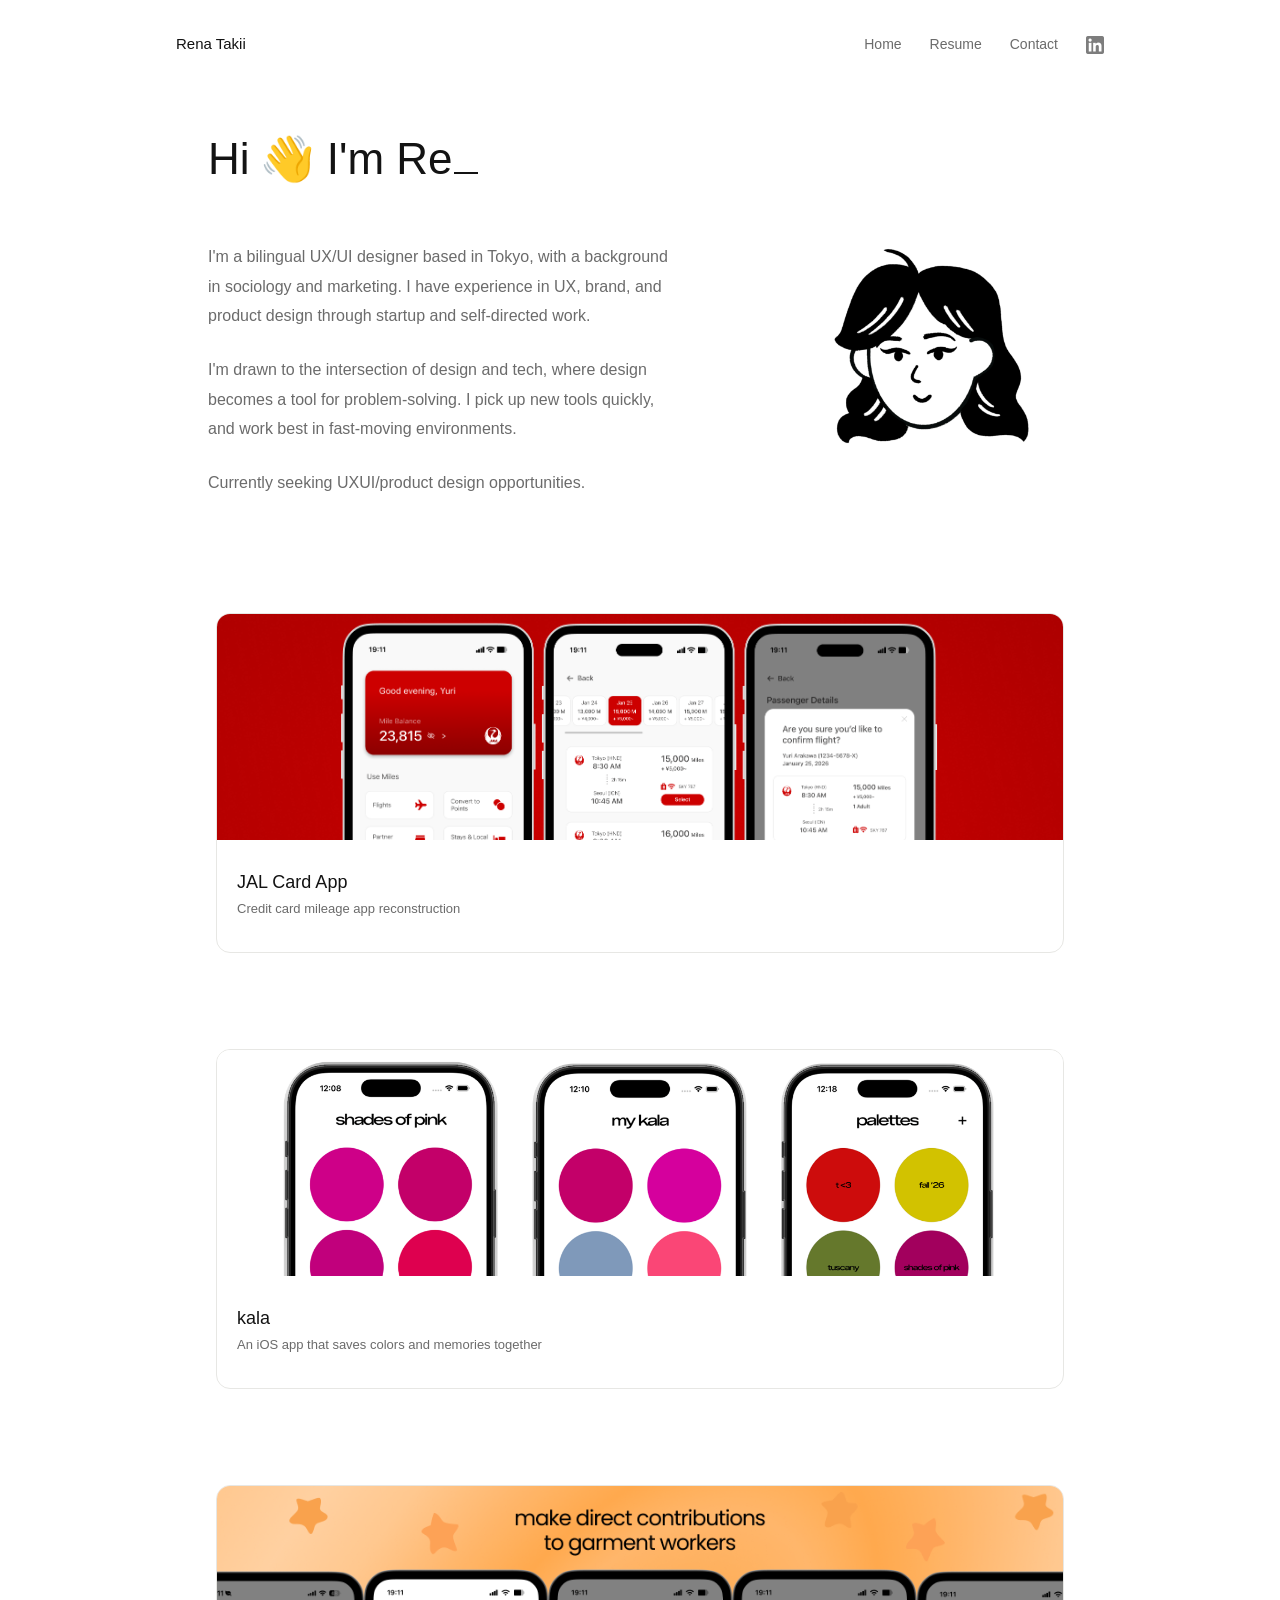
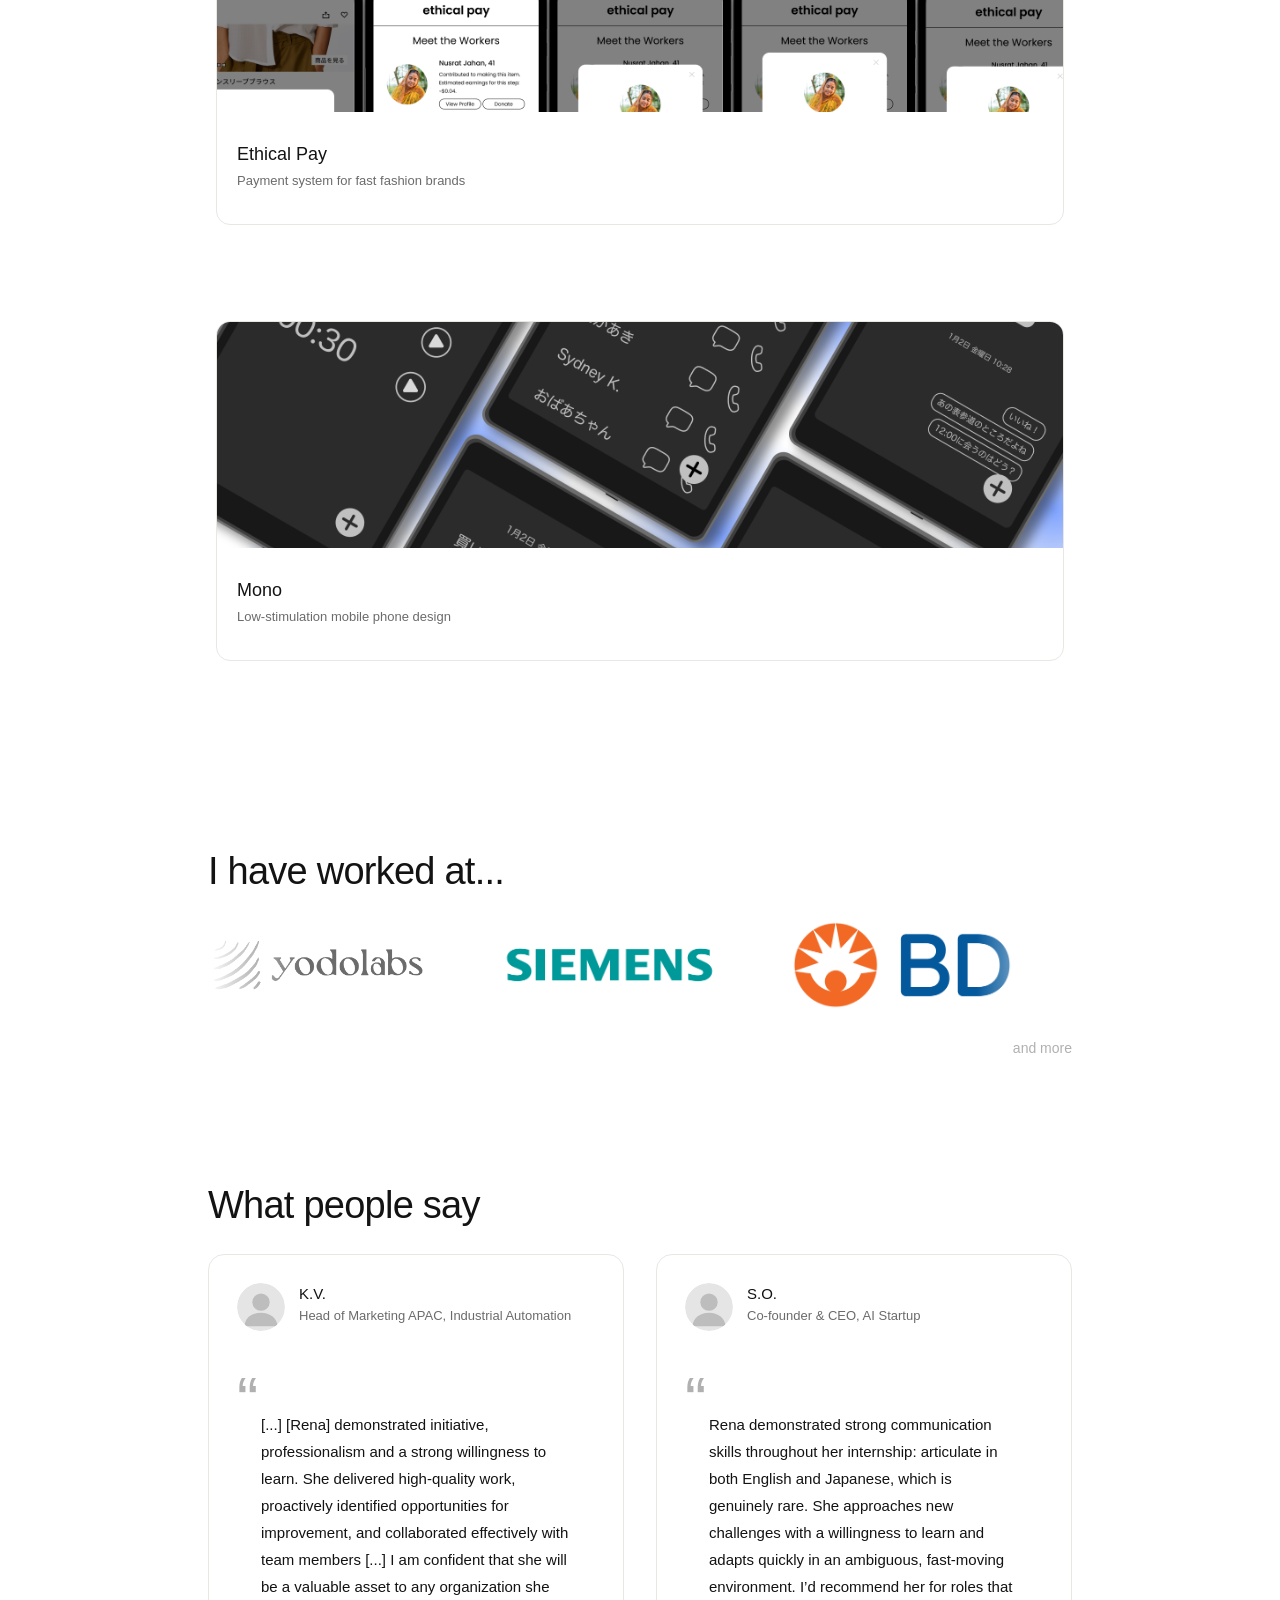
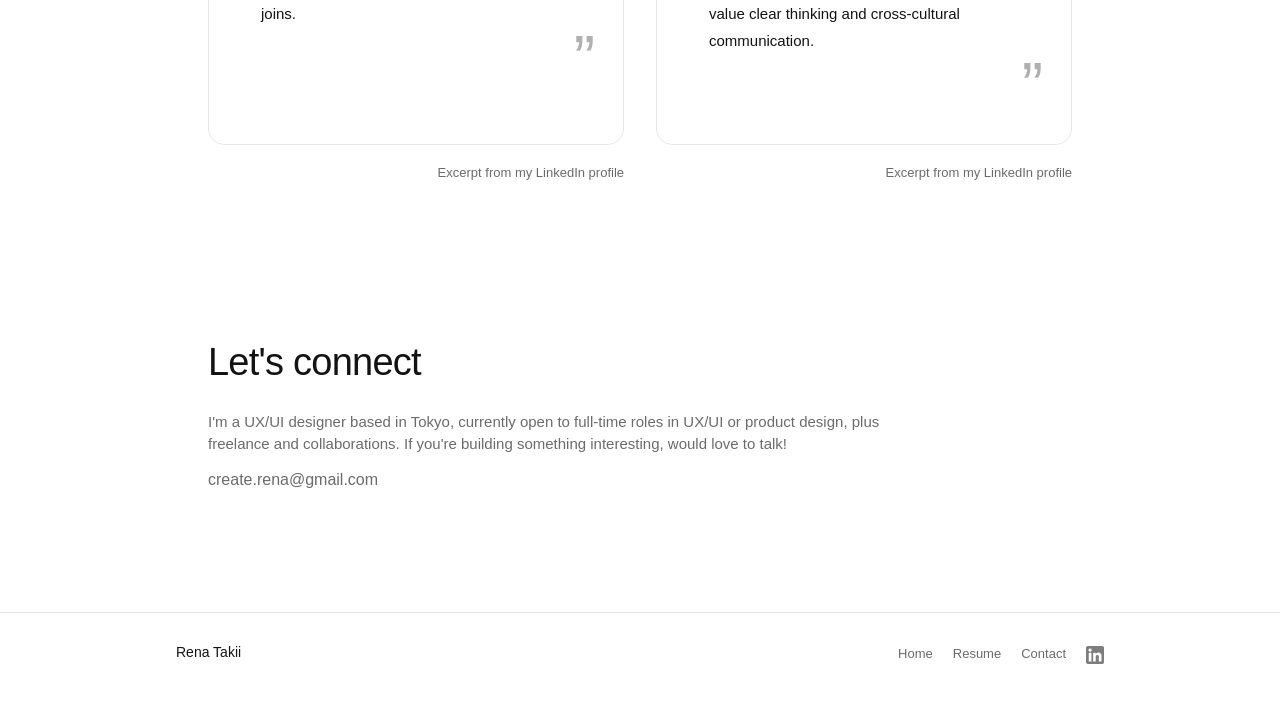
<file: index.html>
<!doctype html>
<html lang="en">
  <head>
    <meta charset="UTF-8" />
    <meta name="viewport" content="width=device-width, initial-scale=1.0" />
    <title>Rena Takii</title>
    <link rel="icon" type="image/png" href="assets/img/star.png" />
    <link rel="apple-touch-icon" href="assets/img/star.png" />
    <link rel="stylesheet" href="css/style.css" />
  </head>
  <body>
    <header class="site-header">
      <a class="logo-name" href="index.html" data-site-name>My Name</a>
      <button
        class="nav-toggle"
        type="button"
        aria-label="Toggle navigation"
        aria-expanded="false"
      >
        <span></span>
        <span></span>
        <span></span>
      </button>
      <nav>
        <ul class="nav-links" data-nav></ul>
      </nav>
    </header>

    <main class="content-wrap">
      <section class="about-panel about-panel--home">
        <div class="about-copy">
          <h1 class="hero-type" data-typewriter aria-label="Hi 👋 I'm Rena.">Hi<span class="wave" data-pause-after="300">👋</span> I'm Rena.</h1>
          <p>
            I'm a bilingual UX/UI designer based in Tokyo, with a background in
            sociology and marketing. I have experience in UX, brand, and product
            design through startup and self-directed work.
          </p>
          <p>
            I'm drawn to the intersection of design and tech, where design
            becomes a tool for problem-solving. I pick up new tools quickly, and
            work best in fast-moving environments.
          </p>
          <p>Currently seeking UXUI/product design opportunities.</p>
        </div>
        <div class="about-image">
          <img src="assets/img/about-me.png" alt="About me" />
        </div>
      </section>

      <section class="project-cards wrap" id="case-studies">
        <div class="projects-grid" data-cards></div>
      </section>

      <section class="worked-at-rec">
        <p class="section-label wa-label reveal">I have worked at...</p>
        <div class="logo-grid">
          <div class="logo-mask">
            <div class="logo-track" data-logos></div>
          </div>
        </div>
        <div class="logo-more reveal" data-logo-more></div>
      </section>

      <section class="what-people-say">
        <p class="section-label reveal">What people say</p>
        <div class="recommendations">
          <div class="recommendation-item">
            <div
              class="rec-card reveal rec-card-first"
              data-recommendation
            ></div>
            <div class="rec-excerpt">Excerpt from my LinkedIn profile</div>
          </div>
          <div class="recommendation-item">
            <div class="rec-card reveal" data-recommendation-2></div>
            <div class="rec-excerpt">Excerpt from my LinkedIn profile</div>
          </div>
        </div>
      </section>

      <section class="connect-section">
        <h2 class="section-label reveal">Let's connect</h2>
        <div class="connect-body">
          <p>
            I'm a UX/UI designer based in Tokyo, currently open to full-time
            roles in UX/UI or product design, plus freelance and collaborations.
            If you're building something interesting, would love to talk!
          </p>
        </div>
        <div class="connect-email reveal">
          <a href="mailto: create.rena@gmail.com">create.rena@gmail.com</a>
        </div>
      </section>
    </main>

    <footer class="site-footer">
      <div class="wrap">
        <span class="logo-name" data-site-name>My Name</span>
        <ul class="nav-links" data-footer-nav></ul>
      </div>
    </footer>

    <script src="js/content.js"></script>
    <script src="js/main.js"></script>
  </body>
</html>
</file>
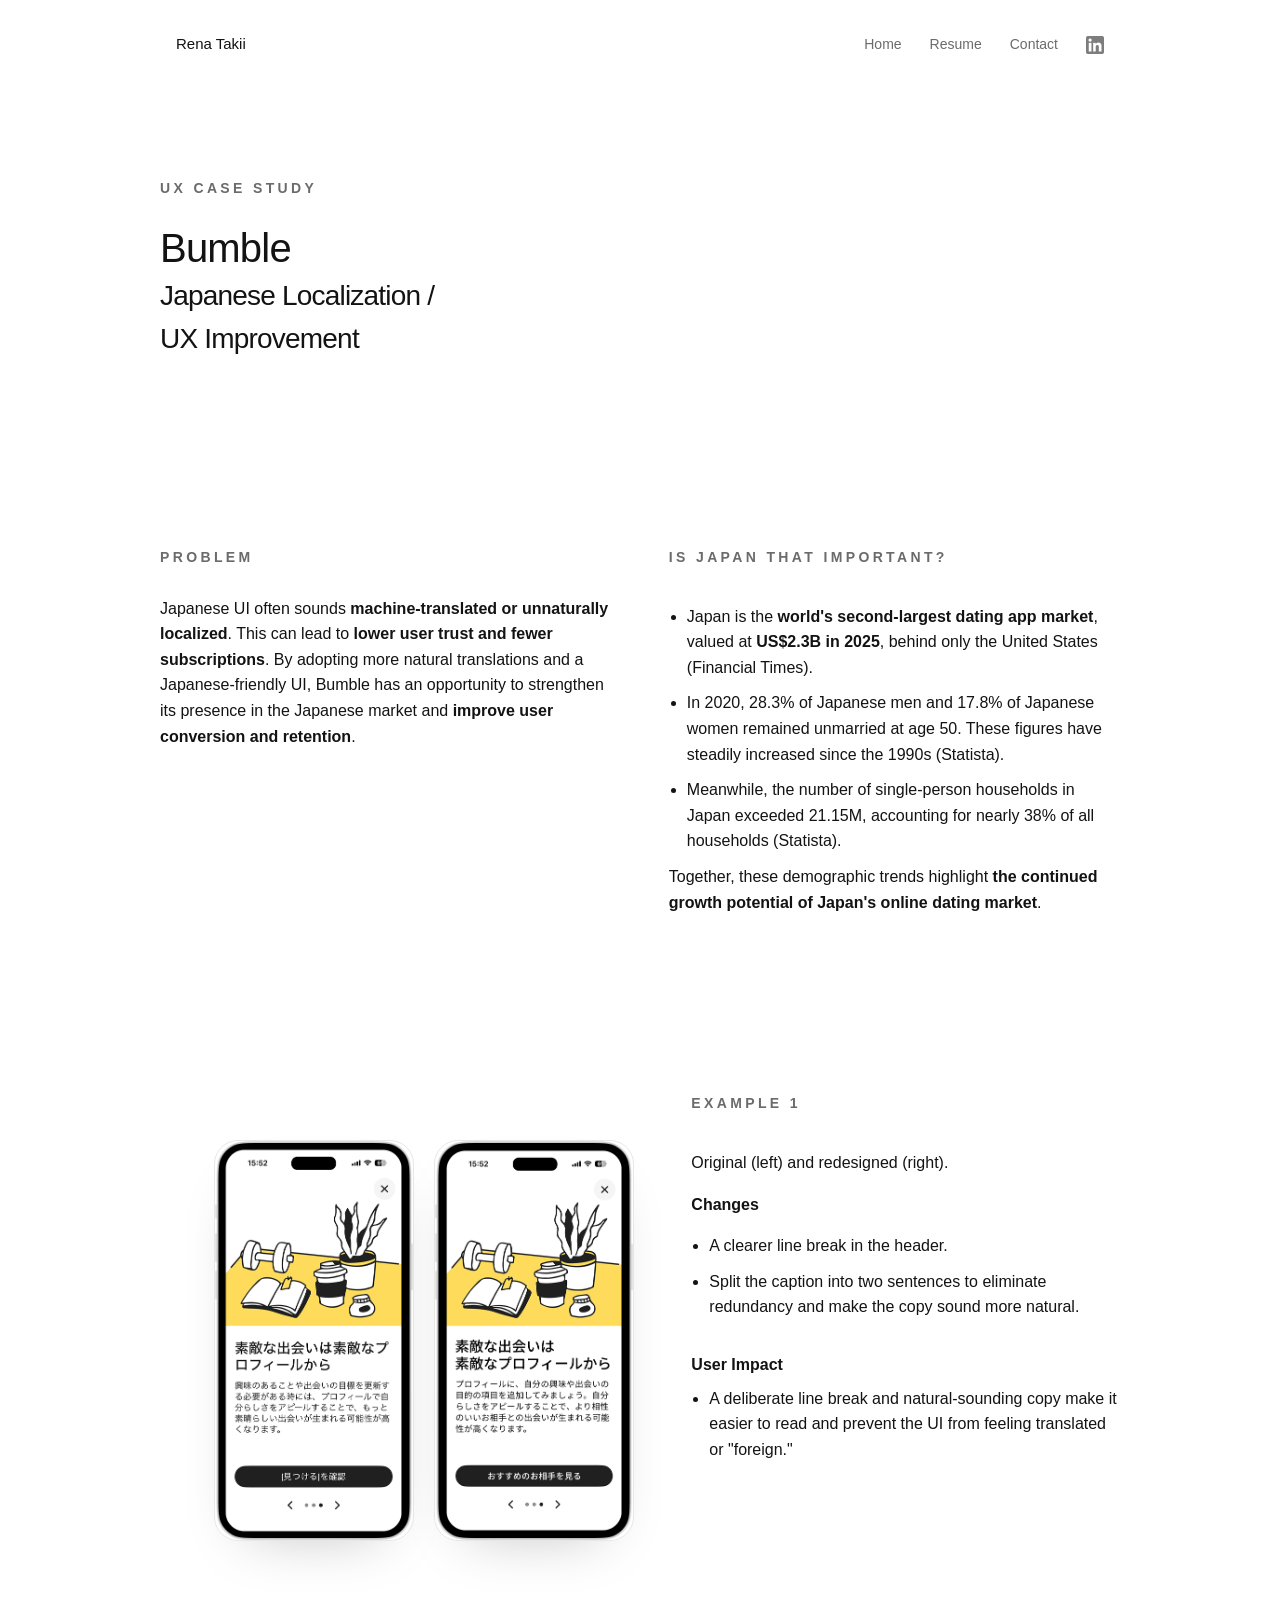
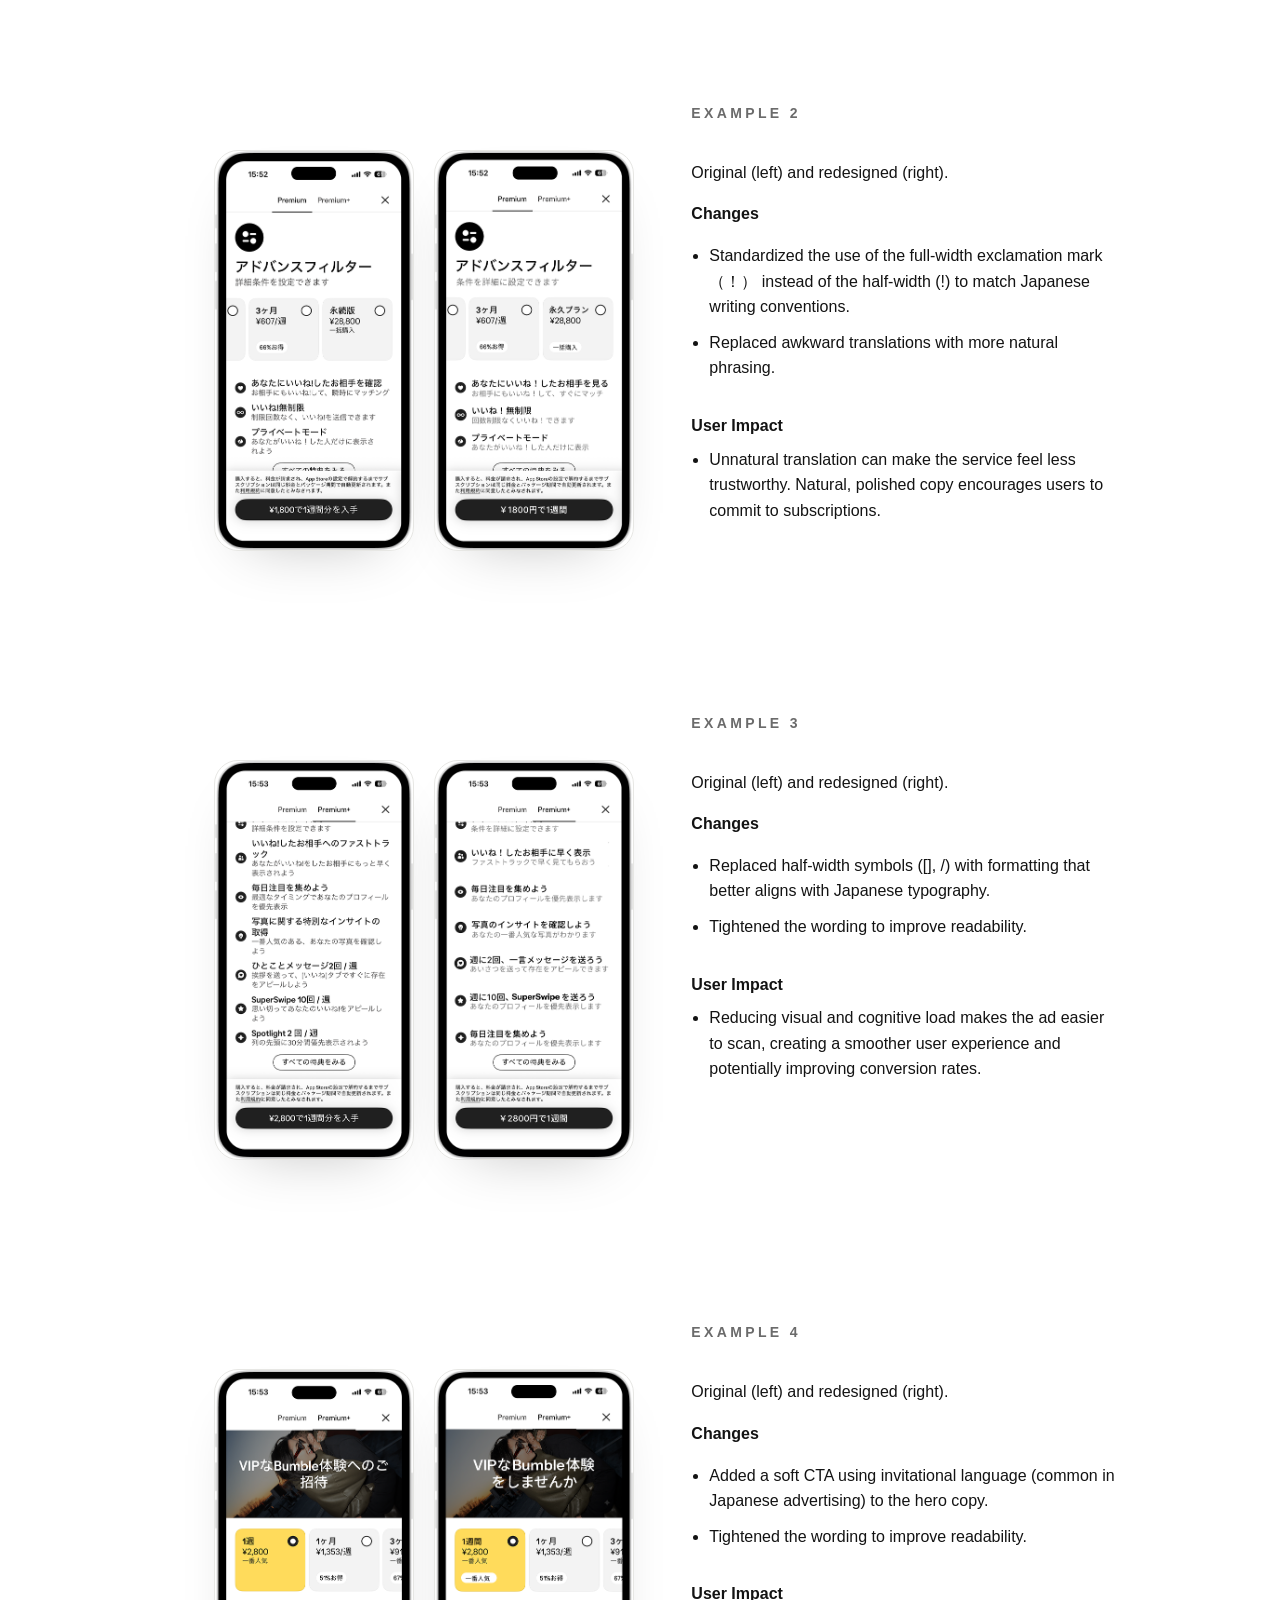
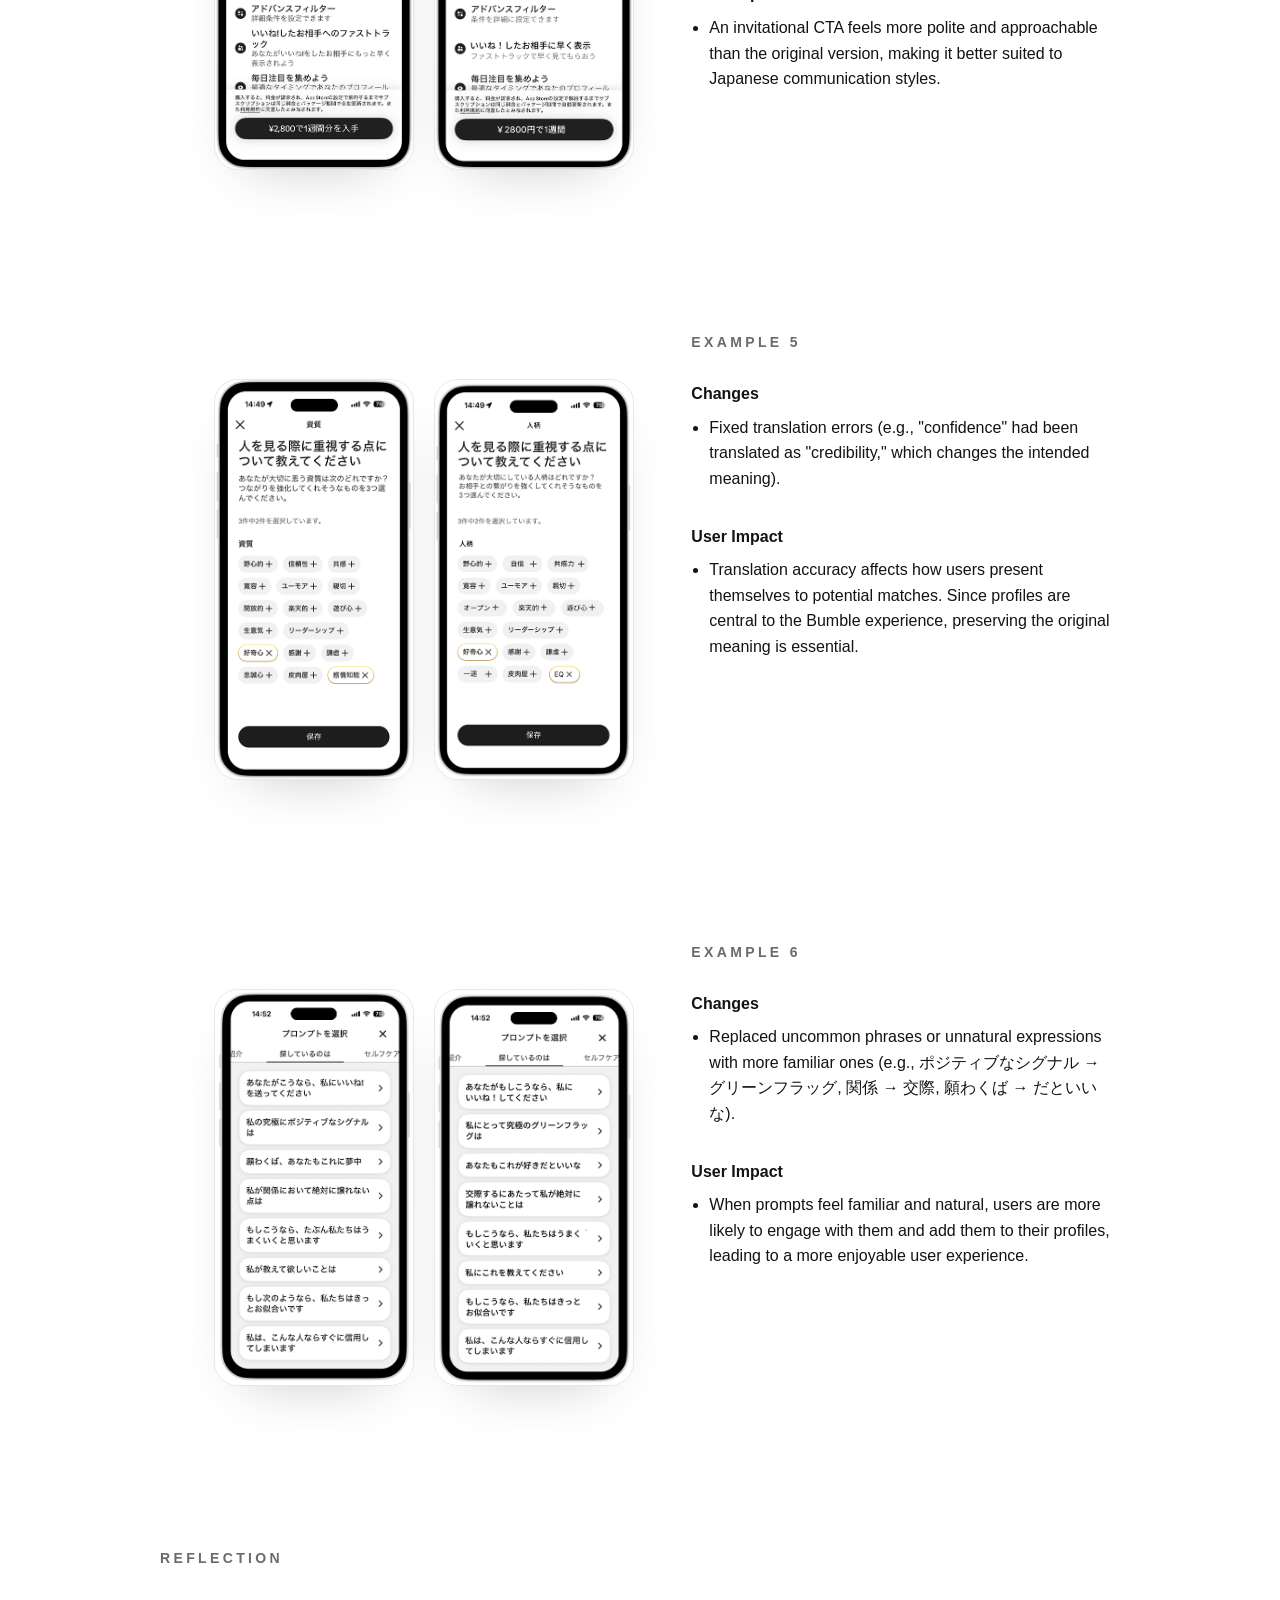
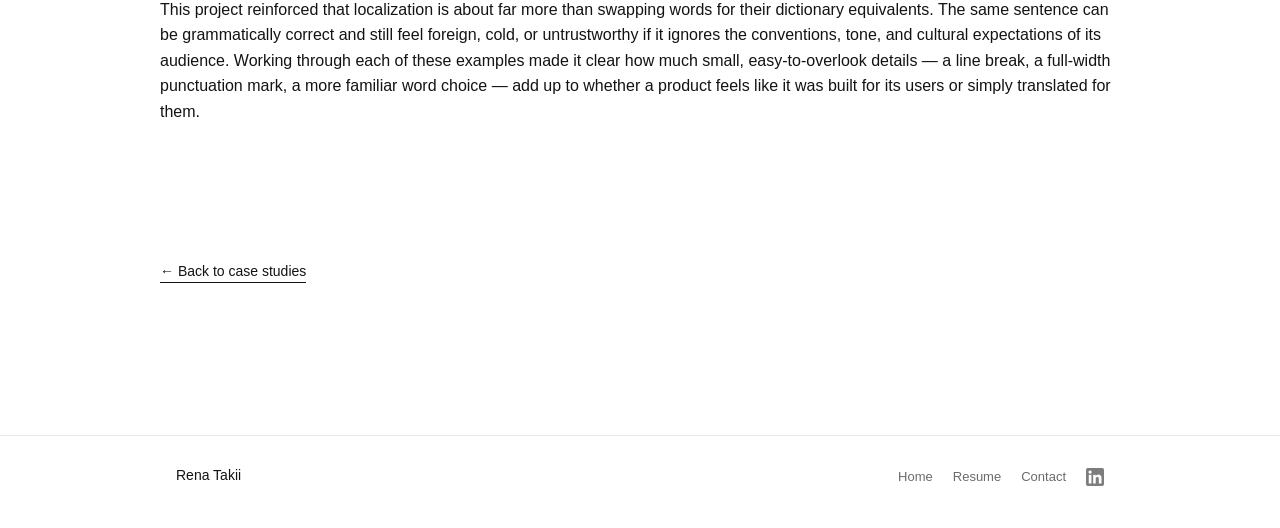
<file: bumble.html>
<!doctype html>
<html lang="en">
  <head>
    <meta charset="UTF-8" />
    <meta name="viewport" content="width=device-width, initial-scale=1.0" />
    <title>Bumble — Rena Takii</title>
    <link rel="icon" type="image/png" href="assets/img/star.png" />
    <link rel="apple-touch-icon" href="assets/img/star.png" />
    <link rel="stylesheet" href="css/style.css" />
  </head>
  <body>
    <header class="site-header">
      <a class="logo-name" href="index.html" data-site-name>My Name</a>
      <button
        class="nav-toggle"
        type="button"
        aria-label="Toggle navigation"
        aria-expanded="false"
      >
        <span></span>
        <span></span>
        <span></span>
      </button>
      <nav>
        <ul class="nav-links" data-nav></ul>
      </nav>
    </header>

    <main class="content-wrap case-study-page">
      <section class="case-study-hero case-study-hero--full">
        <div class="case-study-copy">
          <p class="eyebrow">UX Case Study</p>
          <h1>
            Bumble<br />
            <span class="h1-small"
              >Japanese Localization /<br />UX Improvement</span
            >
          </h1>
        </div>
      </section>

      <section class="case-study-section case-study-section--split">
        <div class="case-study-copy">
          <p class="section-index">Problem</p>
          <p>
            Japanese UI often sounds <strong>machine-translated or unnaturally
            localized</strong>. This can lead to <strong>lower user trust and fewer
            subscriptions</strong>. By adopting more natural translations and a
            Japanese-friendly UI, Bumble has an opportunity to strengthen its
            presence in the Japanese market and <strong>improve user conversion and
            retention</strong>.
          </p>
        </div>
        <div class="case-study-copy">
          <p class="section-index">Is Japan that important?</p>
          <ul class="case-study-list">
            <li>
              Japan is the <strong>world's second-largest dating app market</strong>, valued at
              <strong>US$2.3B in 2025</strong>, behind only the United States (Financial Times).
            </li>
            <li>
              In 2020, 28.3% of Japanese men and 17.8% of Japanese women
              remained unmarried at age 50. These figures have steadily
              increased since the 1990s (Statista).
            </li>
            <li>
              Meanwhile, the number of single-person households in Japan
              exceeded 21.15M, accounting for nearly 38% of all households
              (Statista).
            </li>
          </ul>
          <p>
            Together, these demographic trends highlight <strong>the continued growth
            potential of Japan's online dating market</strong>.
          </p>
        </div>
      </section>

      <section class="case-study-section section--reverse">
        <div class="case-study-copy">
          <p class="section-index">Example 1</p>
          <p class="subhead">
            <p>Original (left) and redesigned (right).</p><strong>Changes</strong>
          </p>
          <ul class="case-study-list">
            <li>A clearer line break in the header.</li>
            <li>
              Split the caption into two sentences to eliminate redundancy and
              make the copy sound more natural.
            </li>
          </ul>
          <p class="subhead"><strong>User Impact</strong></p>
          <ul class="case-study-list">
            <li>
              A deliberate line break and natural-sounding copy make it easier
              to read and prevent the UI from feeling translated or "foreign."
            </li>
          </ul>
        </div>
        <div class="case-study-media case-study-media--pair">
          <img
            src="assets/img/bumble-case-study/1-1.png"
            alt="Header and caption before localization"
          />
          <img
            src="assets/img/bumble-case-study/1-2.png"
            alt="Header and caption after localization"
          />
        </div>
      </section>

      <section class="case-study-section section--reverse">
        <div class="case-study-copy">
          <p class="section-index">Example 2</p>
          <p class="subhead"><p>Original (left) and redesigned (right).</p><strong>Changes</strong></p>
          <ul class="case-study-list">
            <li>
              Standardized the use of the full-width exclamation mark（！）
              instead of the half-width (!) to match Japanese writing
              conventions.
            </li>
            <li>Replaced awkward translations with more natural phrasing.</li>
          </ul>
          <p class="subhead"><strong>User Impact</strong></p>
          <ul class="case-study-list">
            <li>
              Unnatural translation can make the service feel less trustworthy.
              Natural, polished copy encourages users to commit to
              subscriptions.
            </li>
          </ul>
        </div>
        <div class="case-study-media case-study-media--pair">
          <img
            src="assets/img/bumble-case-study/2-1.png"
            alt="Subscription copy before localization"
          />
          <img
            src="assets/img/bumble-case-study/2-2.png"
            alt="Subscription copy after localization"
          />
        </div>
      </section>

      <section class="case-study-section section--reverse">
        <div class="case-study-copy">
          <p class="section-index">Example 3</p>
          <p class="subhead"><p>Original (left) and redesigned (right).</p><strong>Changes</strong></p>
          <ul class="case-study-list">
            <li>
              Replaced half-width symbols ([], /) with formatting that better
              aligns with Japanese typography.
            </li>
            <li>Tightened the wording to improve readability.</li>
          </ul>
          <p class="subhead"><strong>User Impact</strong></p>
          <ul class="case-study-list">
            <li>
              Reducing visual and cognitive load makes the ad easier to scan,
              creating a smoother user experience and potentially improving
              conversion rates.
            </li>
          </ul>
        </div>
        <div class="case-study-media case-study-media--pair">
          <img
            src="assets/img/bumble-case-study/3-1.png"
            alt="Ad copy before localization"
          />
          <img
            src="assets/img/bumble-case-study/3-2.png"
            alt="Ad copy after localization"
          />
        </div>
      </section>

      <section class="case-study-section section--reverse">
        <div class="case-study-copy">
          <p class="section-index">Example 4</p>
          <p class="subhead"><p>Original (left) and redesigned (right).</p><strong>Changes</strong></p>
          <ul class="case-study-list">
            <li>
              Added a soft CTA using invitational language (common in Japanese
              advertising) to the hero copy.
            </li>
            <li>Tightened the wording to improve readability.</li>
          </ul>
          <p class="subhead"><strong>User Impact</strong></p>
          <ul class="case-study-list">
            <li>
              An invitational CTA feels more polite and approachable than the
              original version, making it better suited to Japanese
              communication styles.
            </li>
          </ul>
        </div>
        <div class="case-study-media case-study-media--pair">
          <img
            src="assets/img/bumble-case-study/4-1.png"
            alt="Hero copy before localization"
          />
          <img
            src="assets/img/bumble-case-study/4-2.png"
            alt="Hero copy after localization"
          />
        </div>
      </section>

      <section class="case-study-section section--reverse">
        <div class="case-study-copy">
          <p class="section-index">Example 5</p>
          <p class="subhead"><strong>Changes</strong></p>
          <ul class="case-study-list">
            <li>
              Fixed translation errors (e.g., "confidence" had been translated
              as "credibility," which changes the intended meaning).
            </li>
          </ul>
          <p class="subhead"><strong>User Impact</strong></p>
          <ul class="case-study-list">
            <li>
              Translation accuracy affects how users present themselves to
              potential matches. Since profiles are central to the Bumble
              experience, preserving the original meaning is essential.
            </li>
          </ul>
        </div>
        <div class="case-study-media case-study-media--pair">
          <img
            src="assets/img/bumble-case-study/5-1.png"
            alt="Profile prompt before translation correction"
          />
          <img
            src="assets/img/bumble-case-study/5-2.png"
            alt="Profile prompt after translation correction"
          />
        </div>
      </section>

      <section class="case-study-section section--reverse">
        <div class="case-study-copy">
          <p class="section-index">Example 6</p>
          <p class="subhead"><strong>Changes</strong></p>
          <ul class="case-study-list">
            <li>
              Replaced uncommon phrases or unnatural expressions with more
              familiar ones (e.g., ポジティブなシグナル → グリーンフラッグ, 関係
              → 交際, 願わくば → だといいな).
            </li>
          </ul>
          <p class="subhead"><strong>User Impact</strong></p>
          <ul class="case-study-list">
            <li>
              When prompts feel familiar and natural, users are more likely to
              engage with them and add them to their profiles, leading to a more
              enjoyable user experience.
            </li>
          </ul>
        </div>
        <div class="case-study-media case-study-media--pair">
          <img
            src="assets/img/bumble-case-study/6-1.png"
            alt="Profile prompts before localization"
          />
          <img
            src="assets/img/bumble-case-study/6-2.png"
            alt="Profile prompts after localization"
          />
        </div>
      </section>

      <section class="case-study-section case-study-section--full">
        <div class="case-study-copy case-study-copy--wide">
          <p class="section-index">Reflection</p>
          <p>
            This project reinforced that localization is about far more than
            swapping words for their dictionary equivalents. The same sentence
            can be grammatically correct and still feel foreign, cold, or
            untrustworthy if it ignores the conventions, tone, and cultural
            expectations of its audience. Working through each of these examples
            made it clear how much small, easy-to-overlook details — a line
            break, a full-width punctuation mark, a more familiar word choice —
            add up to whether a product feels like it was built for its users or
            simply translated for them.
          </p>
        </div>
      </section>

      <a class="back-link" href="index.html#case-studies"
        >&larr; Back to case studies</a
      >
    </main>

    <footer class="site-footer">
      <div class="wrap">
        <span class="logo-name" data-site-name>My Name</span>
        <ul class="nav-links" data-footer-nav></ul>
      </div>
    </footer>

    <script src="js/content.js"></script>
    <script src="js/main.js"></script>
  </body>
</html>
</file>
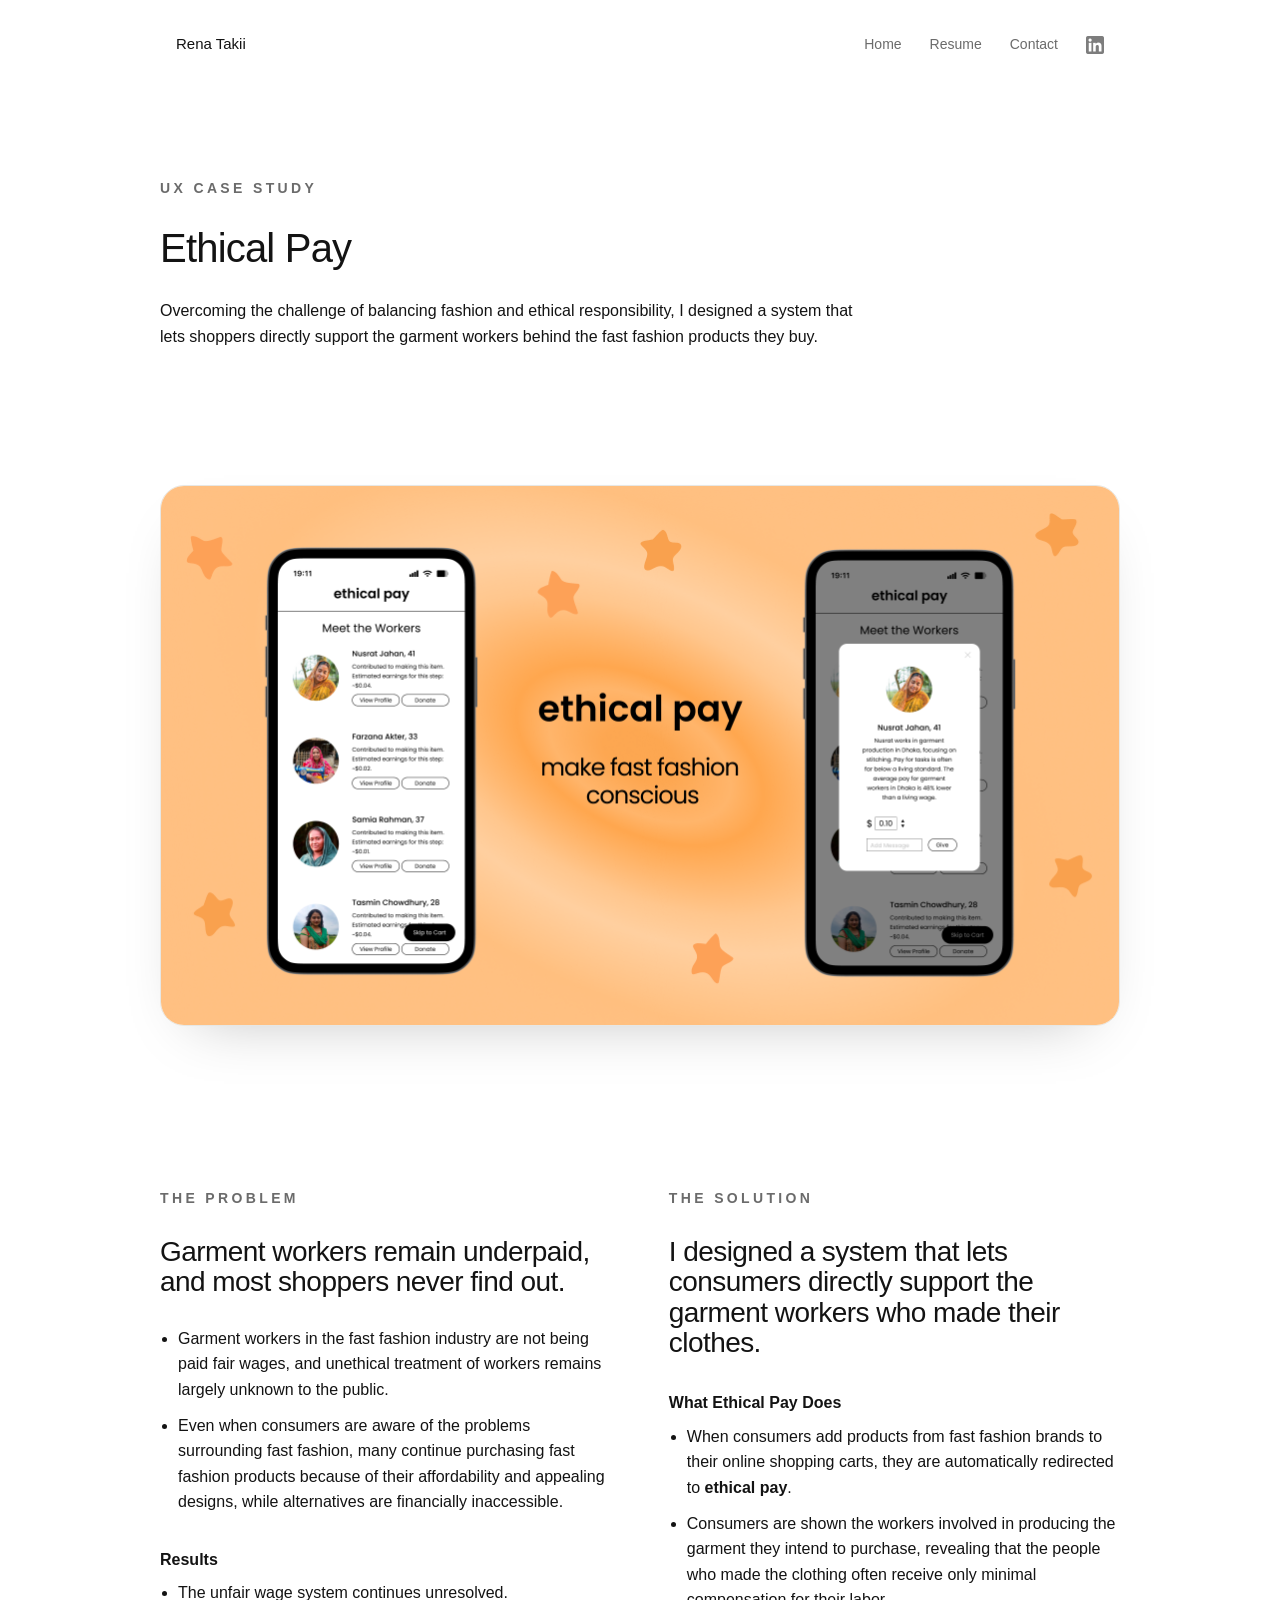
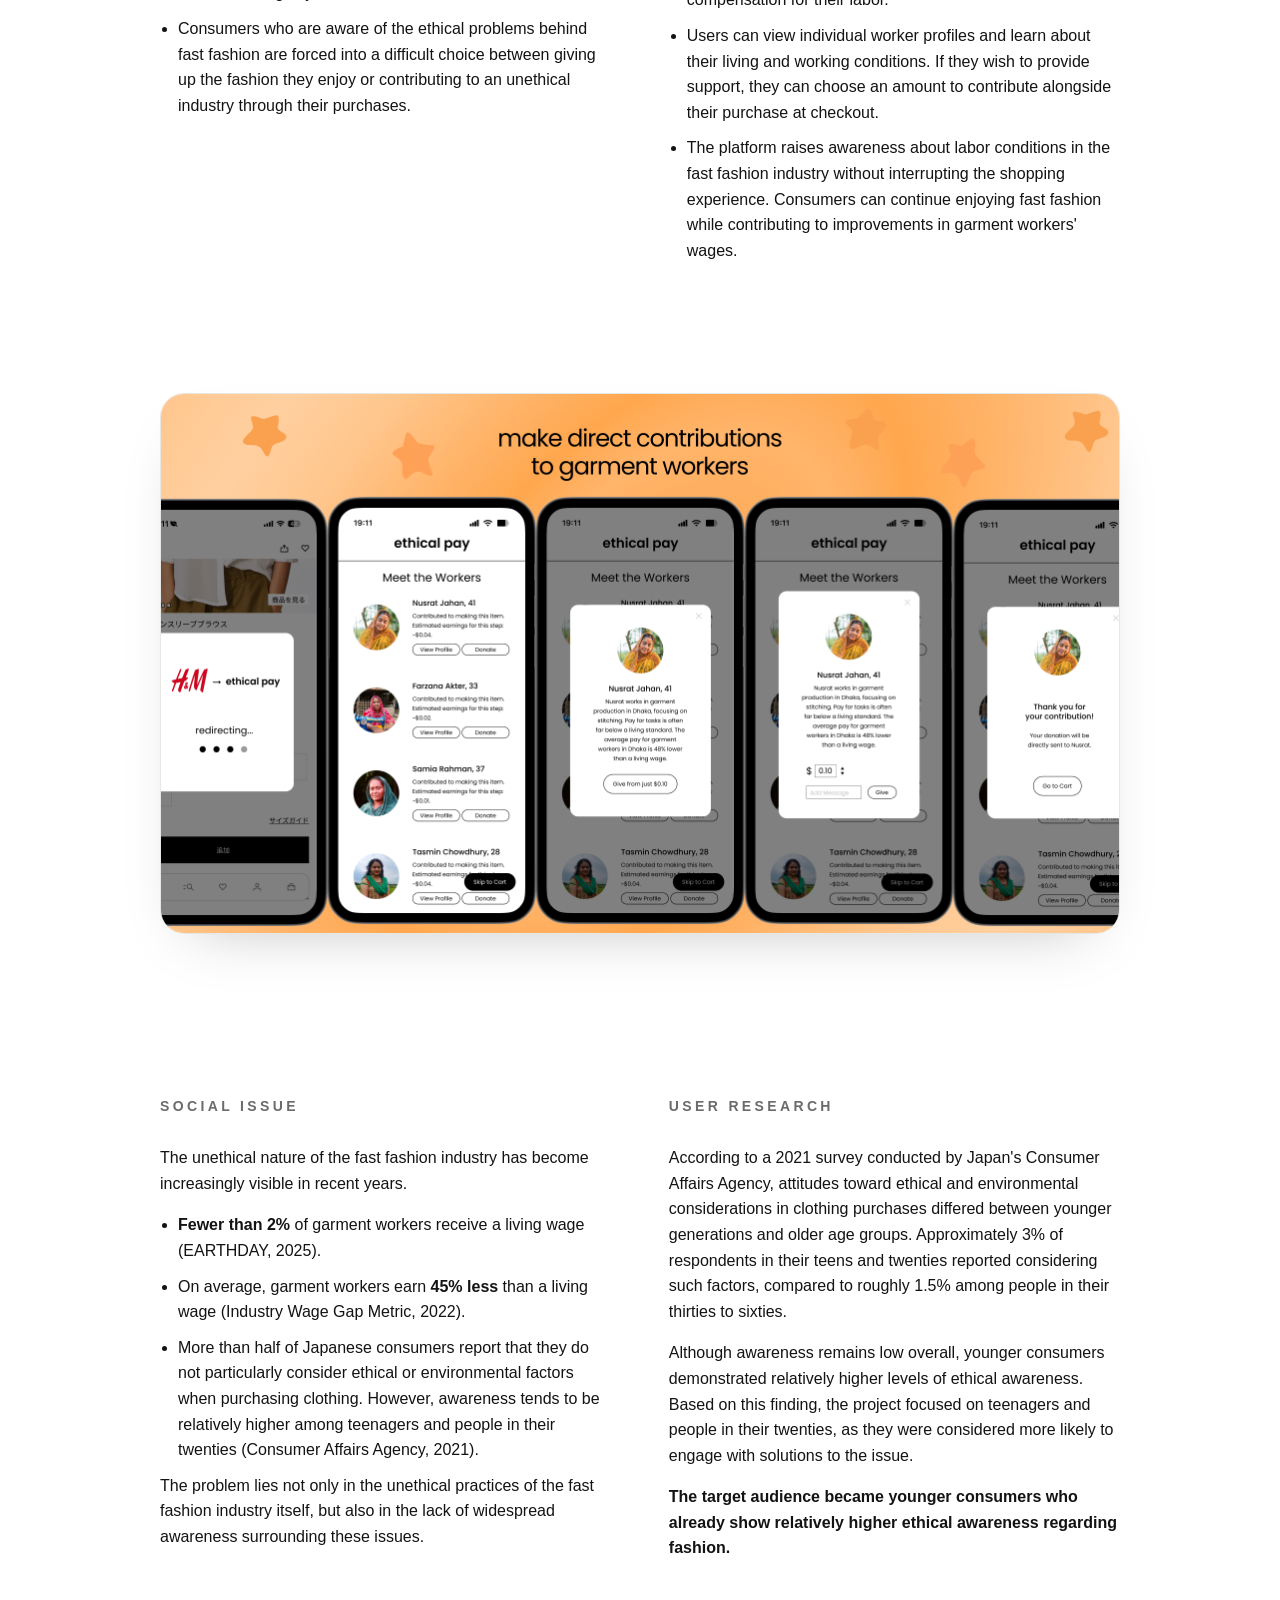
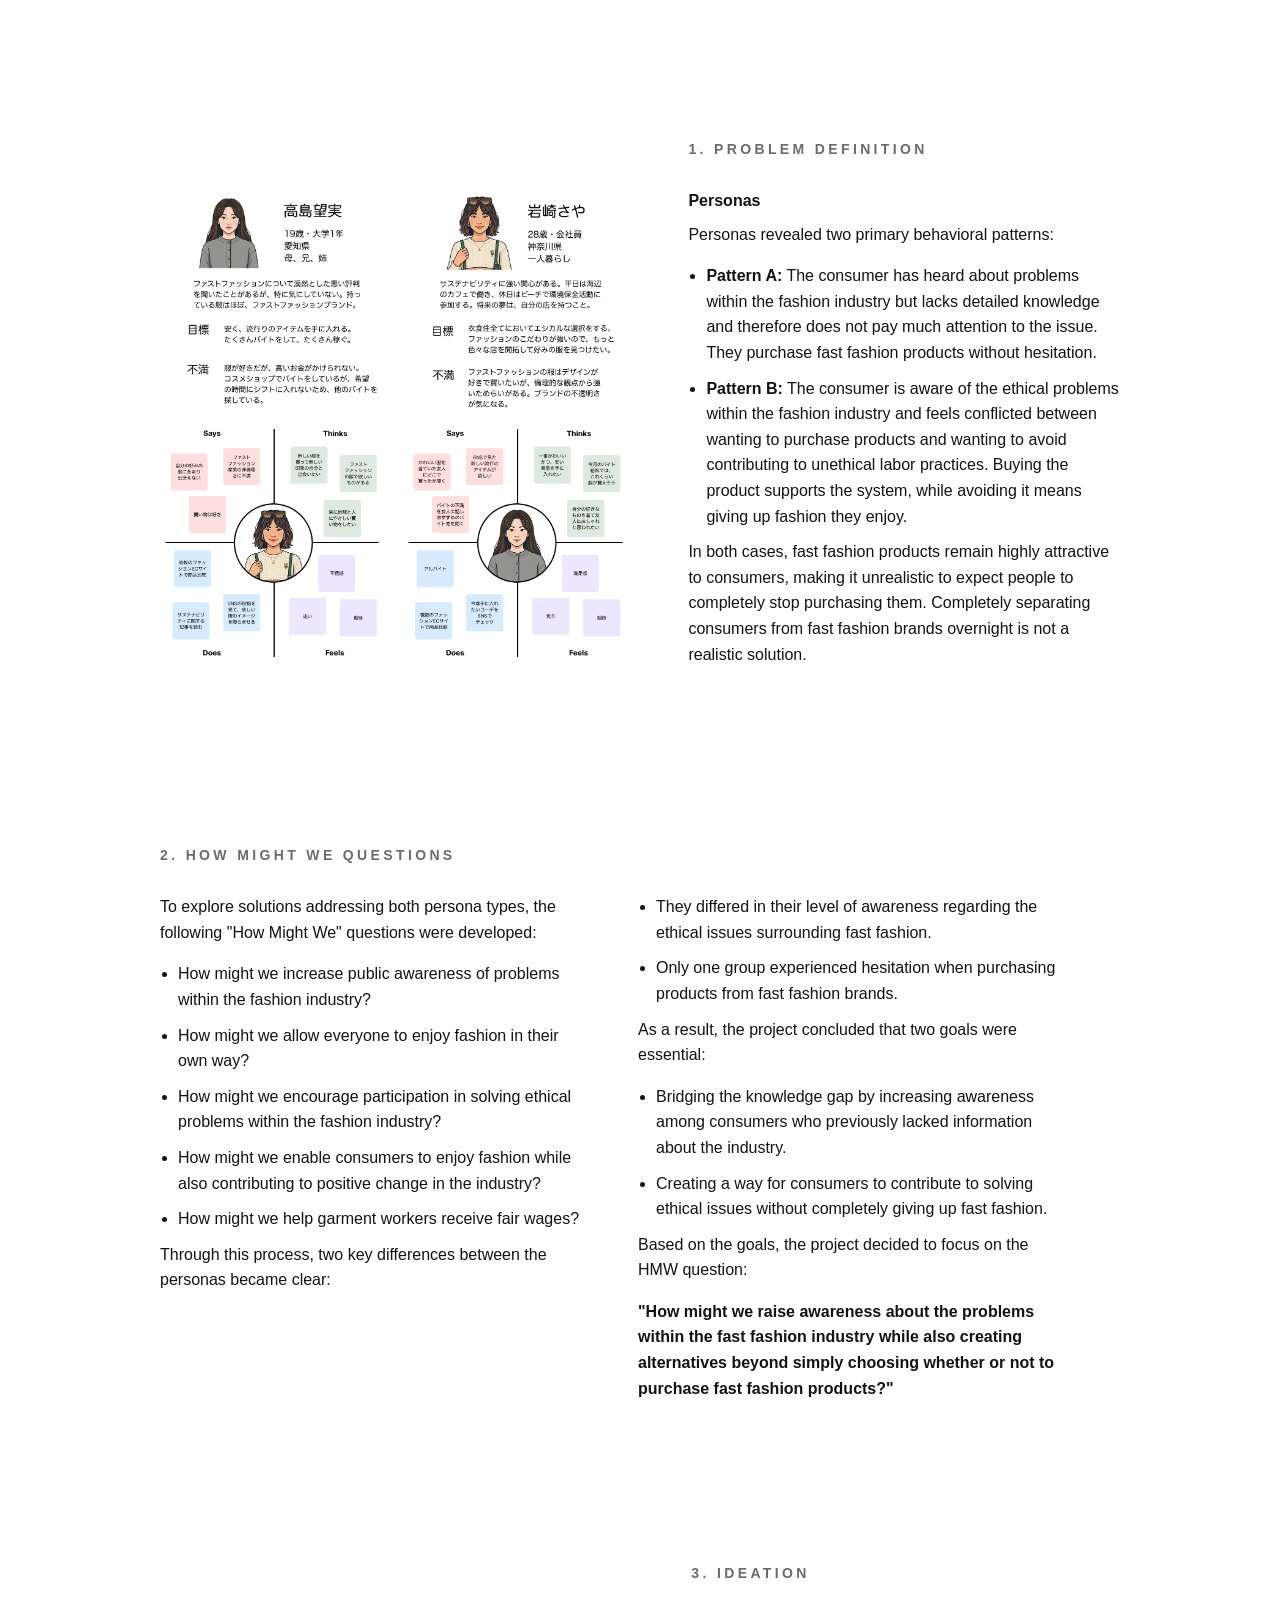
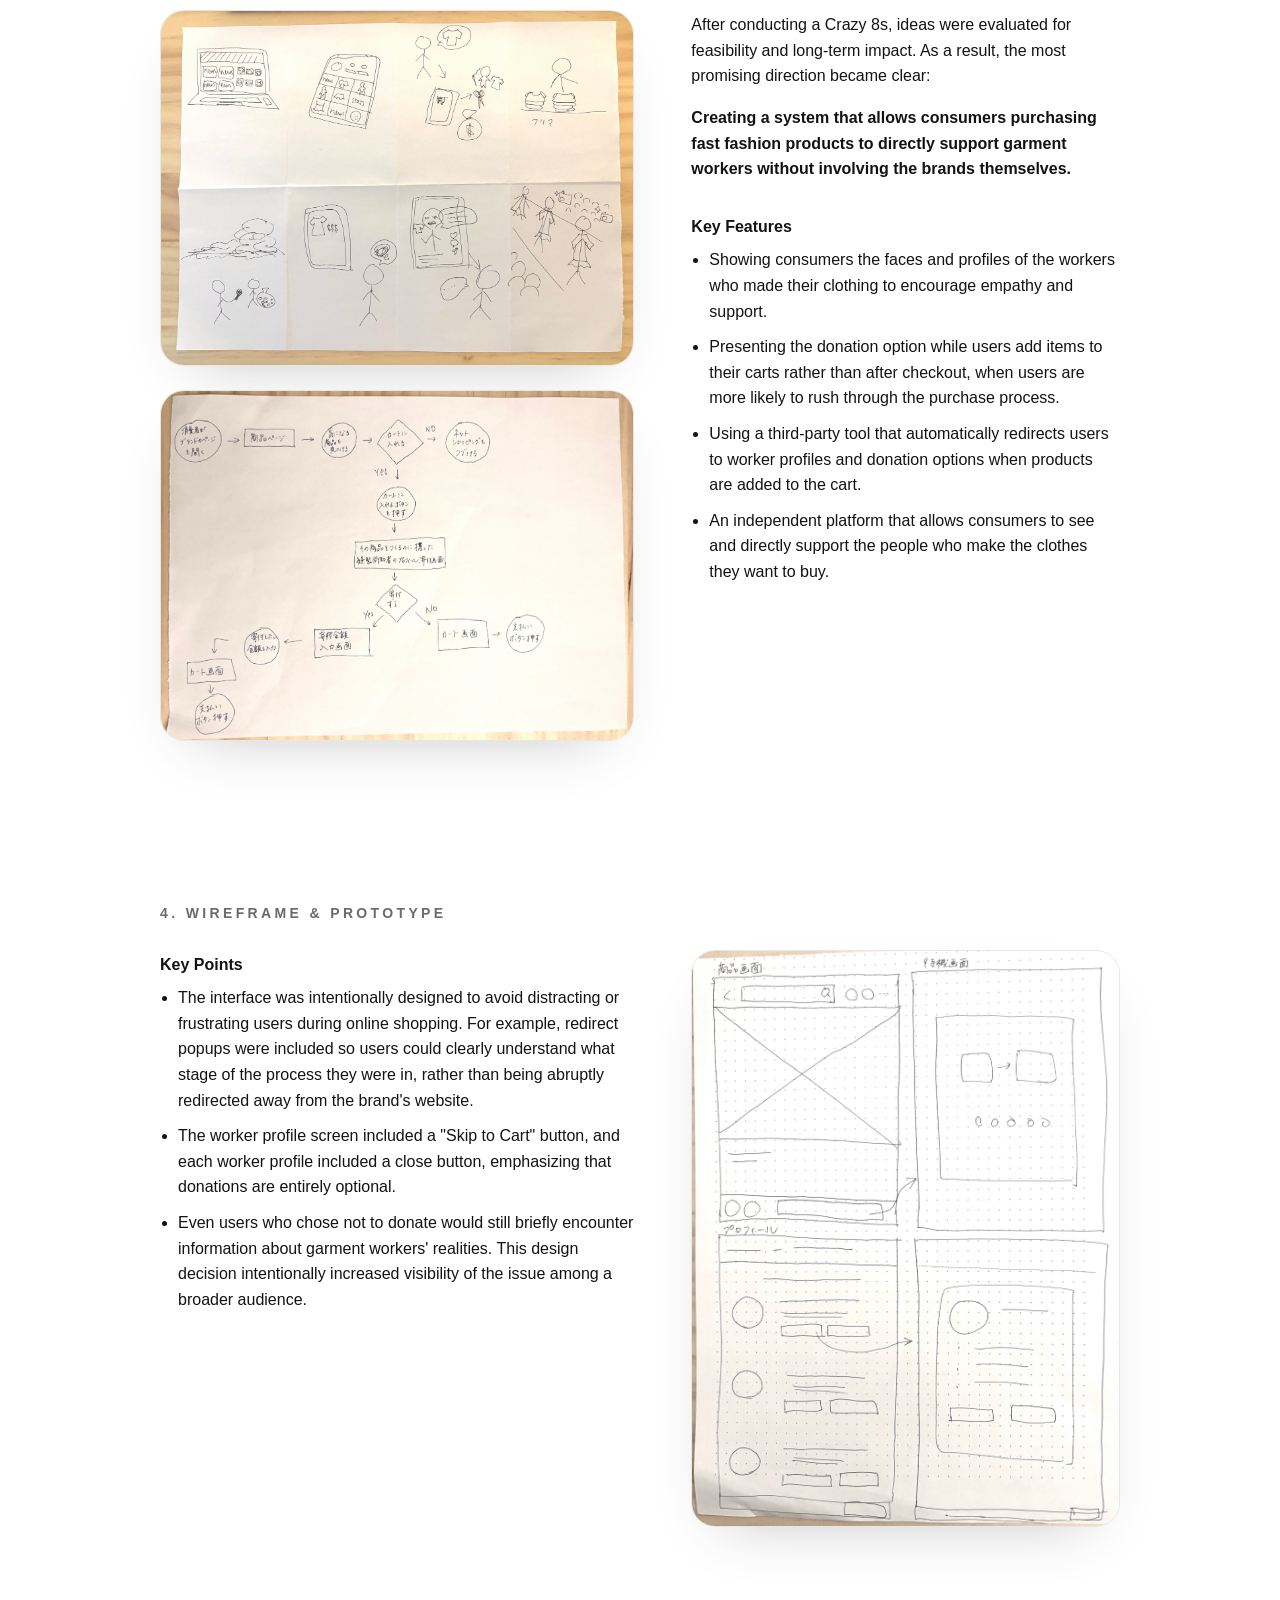
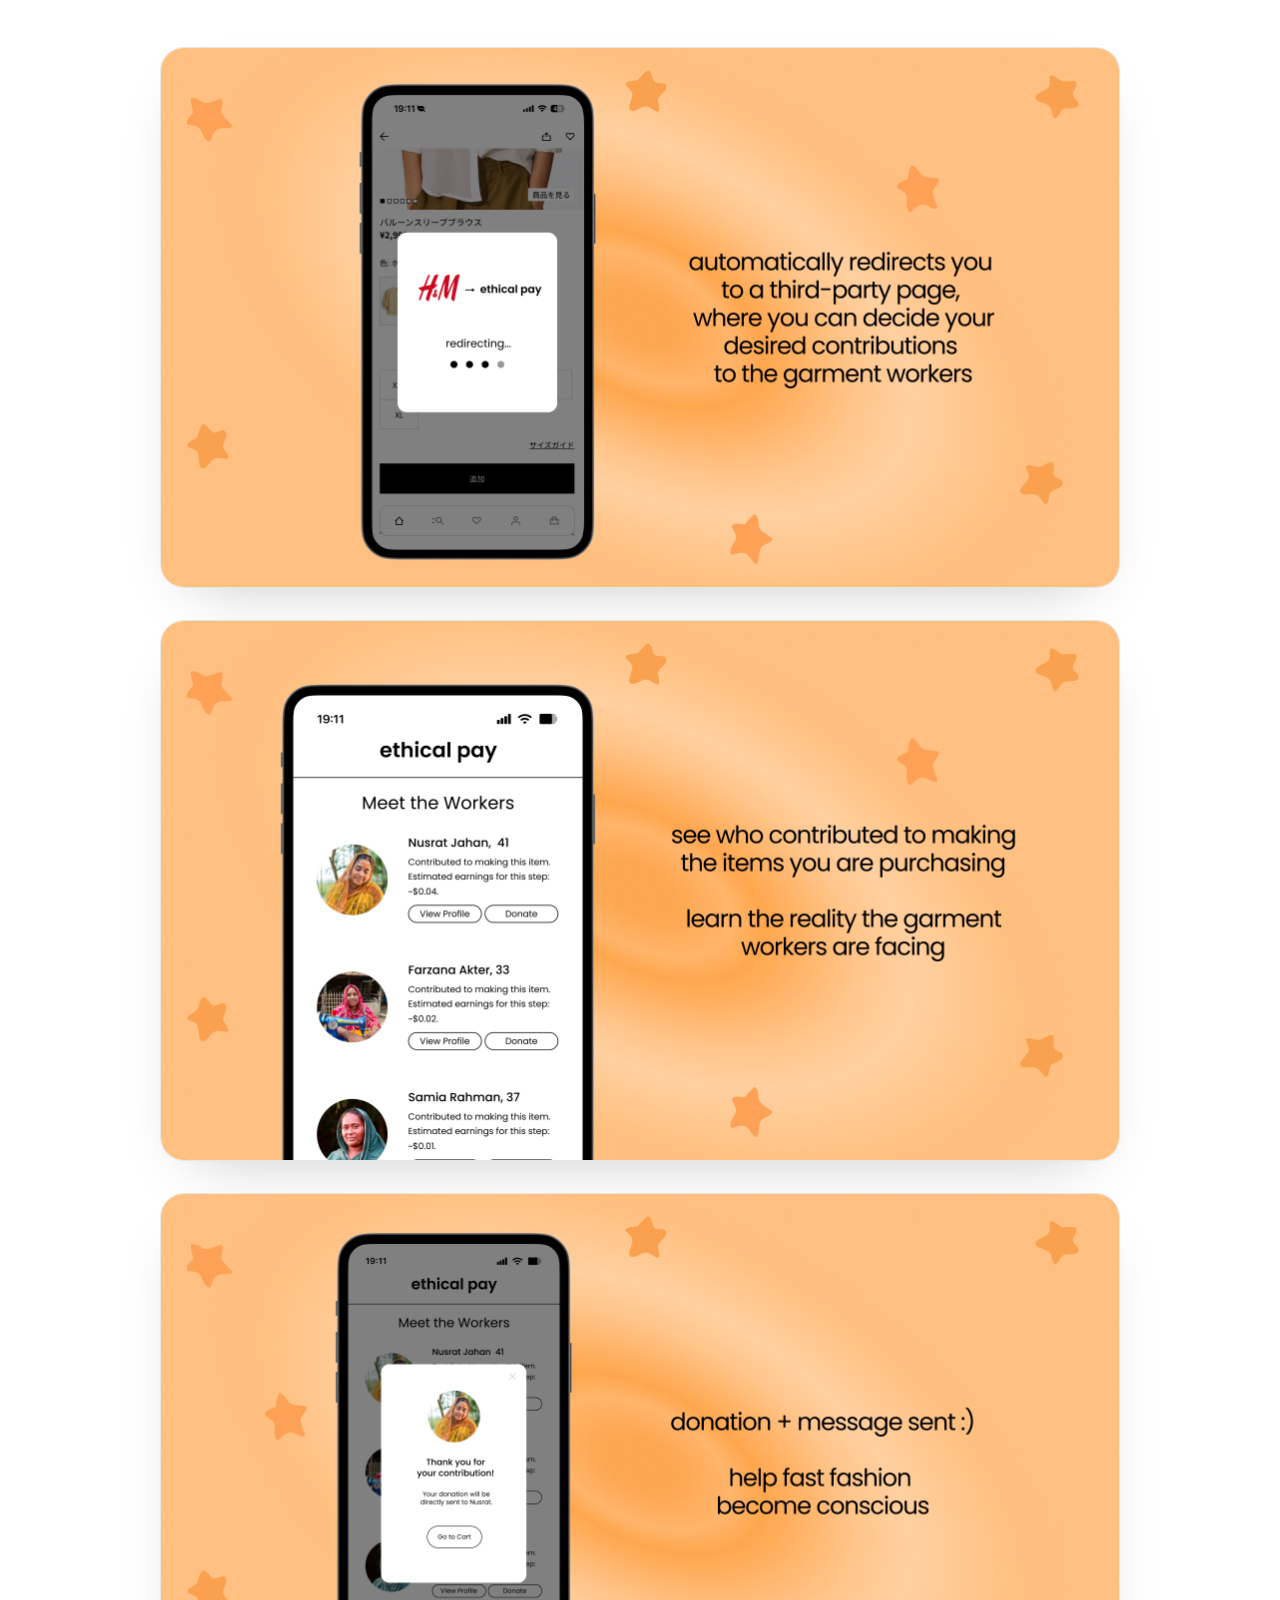
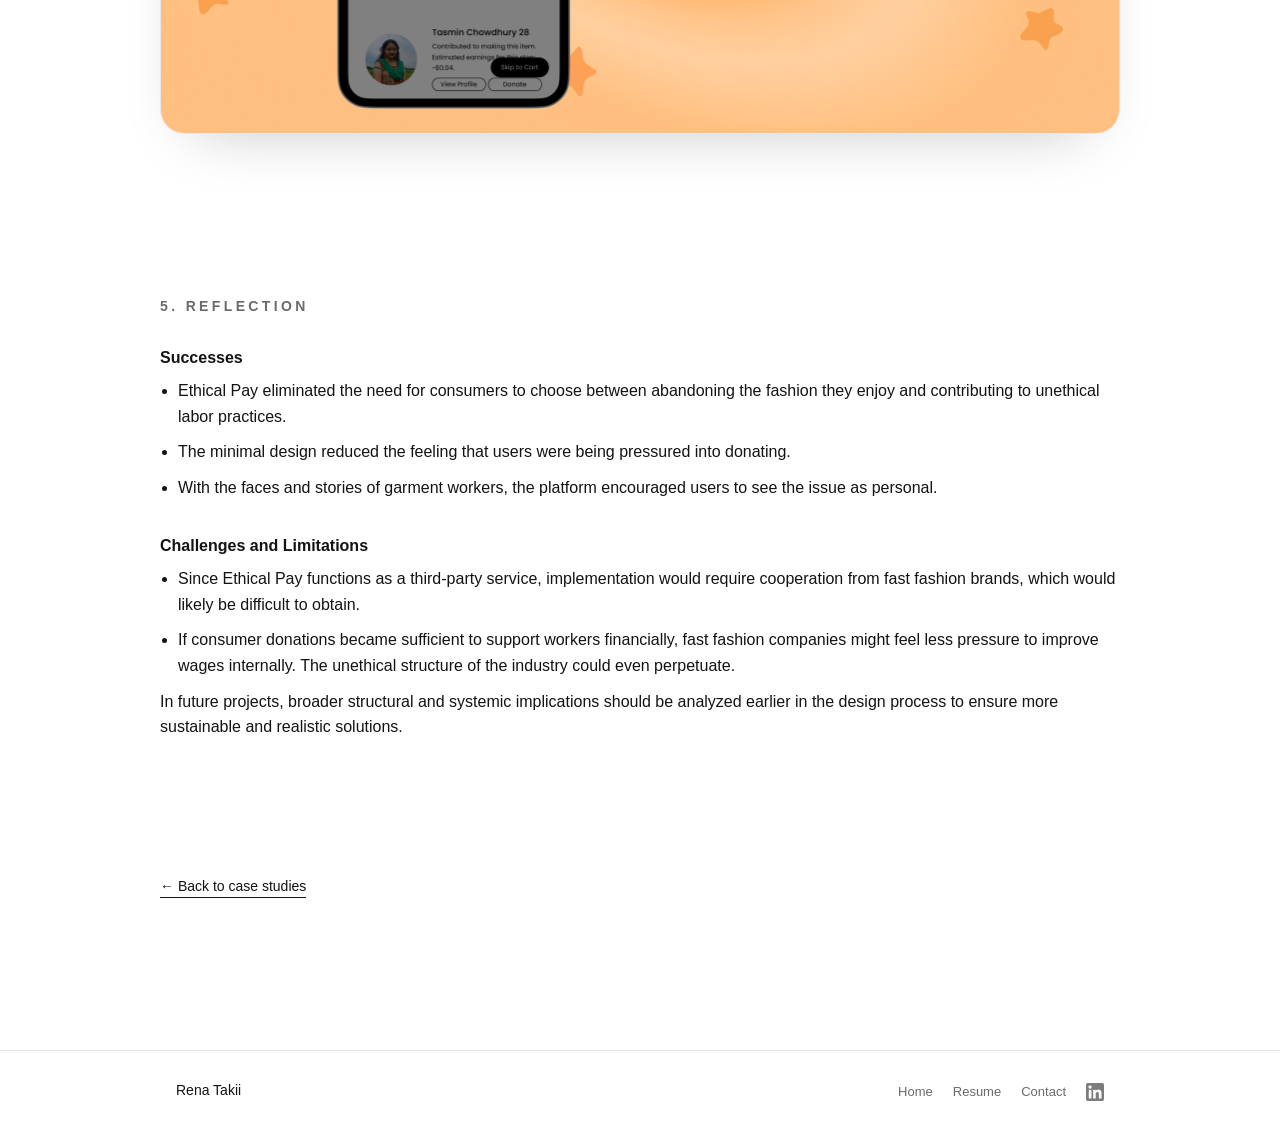
<file: ep.html>
<!doctype html>
<html lang="en">
  <head>
    <meta charset="UTF-8" />
    <meta name="viewport" content="width=device-width, initial-scale=1.0" />
    <title>Ethical Pay — Rena Takii</title>
    <link rel="icon" type="image/png" href="assets/img/star.png" />
    <link rel="apple-touch-icon" href="assets/img/star.png" />
    <link rel="stylesheet" href="css/style.css" />
  </head>
  <body>
    <header class="site-header">
      <a class="logo-name" href="index.html" data-site-name>My Name</a>
      <button
        class="nav-toggle"
        type="button"
        aria-label="Toggle navigation"
        aria-expanded="false"
      >
        <span></span>
        <span></span>
        <span></span>
      </button>
      <nav>
        <ul class="nav-links" data-nav></ul>
      </nav>
    </header>

    <main class="content-wrap case-study-page">
      <section class="case-study-hero case-study-hero--full">
        <div class="case-study-copy">
          <p class="eyebrow">UX Case Study</p>
          <h1>Ethical Pay</h1>
          <p class="lead">
            Overcoming the challenge of balancing fashion and ethical
            responsibility, I designed a system that lets shoppers directly
            support the garment workers behind the fast fashion products they
            buy.
          </p>
        </div>
      </section>

      <section class="case-study-image-band">
        <img
          src="assets/img/ep-case-study/ep-hero.png"
          alt="Visual overview of the Ethical Pay platform"
        />
      </section>

      <section class="case-study-section case-study-section--split">
        <div class="case-study-copy">
          <p class="section-index">The Problem</p>
          <h2>
            Garment workers remain underpaid, and most shoppers never find out.
          </h2>
          <ul class="case-study-list">
            <li>
              Garment workers in the fast fashion industry are not being paid
              fair wages, and unethical treatment of workers remains largely
              unknown to the public.
            </li>
            <li>
              Even when consumers are aware of the problems surrounding fast
              fashion, many continue purchasing fast fashion products because of
              their affordability and appealing designs, while alternatives are
              financially inaccessible.
            </li>
          </ul>
          <p class="subhead"><strong>Results</strong></p>
          <ul class="case-study-list">
            <li>The unfair wage system continues unresolved.</li>
            <li>
              Consumers who are aware of the ethical problems behind fast
              fashion are forced into a difficult choice between giving up the
              fashion they enjoy or contributing to an unethical industry
              through their purchases.
            </li>
          </ul>
        </div>
        <div class="case-study-copy">
          <p class="section-index">The Solution</p>
          <h2>
            I designed a system that lets consumers directly support the garment
            workers who made their clothes.
          </h2>
          <p class="subhead"><strong>What Ethical Pay Does</strong></p>
          <ul class="case-study-list">
            <li>
              When consumers add products from fast fashion brands to their
              online shopping carts, they are automatically redirected to
              <strong>ethical pay</strong>.
            </li>
            <li>
              Consumers are shown the workers involved in producing the garment
              they intend to purchase, revealing that the people who made the
              clothing often receive only minimal compensation for their labor.
            </li>
            <li>
              Users can view individual worker profiles and learn about their
              living and working conditions. If they wish to provide support,
              they can choose an amount to contribute alongside their purchase
              at checkout.
            </li>
            <li>
              The platform raises awareness about labor conditions in the fast
              fashion industry without interrupting the shopping experience.
              Consumers can continue enjoying fast fashion while contributing to
              improvements in garment workers' wages.
            </li>
          </ul>
        </div>
      </section>

      <section class="case-study-image-band">
        <img
          src="assets/img/ep-case-study/ep-cover.png"
          alt="Cover visual for the Ethical Pay case study"
        />
      </section>

      <section class="case-study-section case-study-section--split">
        <div class="case-study-copy">
          <p class="section-index">Social Issue</p>
          <p>
            The unethical nature of the fast fashion industry has become
            increasingly visible in recent years.
          </p>
          <ul class="case-study-list">
            <li>
              <strong> Fewer than 2% </strong> of garment workers receive a
              living wage (EARTHDAY, 2025).
            </li>
            <li>
              On average, garment workers earn <strong>45% less</strong> than a
              living wage (Industry Wage Gap Metric, 2022).
            </li>
            <li>
              More than half of Japanese consumers report that they do not
              particularly consider ethical or environmental factors when
              purchasing clothing. However, awareness tends to be relatively
              higher among teenagers and people in their twenties (Consumer
              Affairs Agency, 2021).
            </li>
          </ul>
          <p>
            The problem lies not only in the unethical practices of the fast
            fashion industry itself, but also in the lack of widespread
            awareness surrounding these issues.
          </p>
        </div>
        <div class="case-study-copy">
          <p class="section-index">User Research</p>
          <p>
            According to a 2021 survey conducted by Japan's Consumer Affairs
            Agency, attitudes toward ethical and environmental considerations in
            clothing purchases differed between younger generations and older
            age groups. Approximately 3% of respondents in their teens and
            twenties reported considering such factors, compared to roughly 1.5%
            among people in their thirties to sixties.
          </p>
          <p>
            Although awareness remains low overall, younger consumers
            demonstrated relatively higher levels of ethical awareness. Based on
            this finding, the project focused on teenagers and people in their
            twenties, as they were considered more likely to engage with
            solutions to the issue.
          </p>
          <p>
            <strong
              >The target audience became younger consumers who already show
              relatively higher ethical awareness regarding fashion.</strong
            >
          </p>
        </div>
      </section>

      <section
        class="case-study-section case-study-section--grid-media section--reverse"
      >
        <div class="case-study-copy">
          <p class="section-index">1. Problem Definition</p>
          <p class="subhead"><strong>Personas</strong></p>
          <p>Personas revealed two primary behavioral patterns:</p>
          <ul class="case-study-list">
            <li>
              <strong>Pattern A:</strong> The consumer has heard about problems
              within the fashion industry but lacks detailed knowledge and
              therefore does not pay much attention to the issue. They purchase
              fast fashion products without hesitation.
            </li>
            <li>
              <strong>Pattern B:</strong> The consumer is aware of the ethical
              problems within the fashion industry and feels conflicted between
              wanting to purchase products and wanting to avoid contributing to
              unethical labor practices. Buying the product supports the system,
              while avoiding it means giving up fashion they enjoy.
            </li>
          </ul>
          <p>
            In both cases, fast fashion products remain highly attractive to
            consumers, making it unrealistic to expect people to completely stop
            purchasing them. Completely separating consumers from fast fashion
            brands overnight is not a realistic solution.
          </p>
        </div>
        <div class="case-study-media case-study-media--grid4">
          <img
            src="assets/img/ep-case-study/ep-p1.png"
            alt="Persona research visual 1"
          />
          <img
            src="assets/img/ep-case-study/ep-p2.png"
            alt="Persona research visual 2"
          />
          <img
            src="assets/img/ep-case-study/ep-p3.png"
            alt="Persona research visual 3"
          />
          <img
            src="assets/img/ep-case-study/ep-p4.png"
            alt="Persona research visual 4"
          />
        </div>
      </section>

      <section class="case-study-section case-study-section--full">
        <div class="case-study-copy case-study-copy--900">
          <p class="section-index">2. How Might We Questions</p>
          <div class="case-study-columns">
            <p>
              To explore solutions addressing both persona types, the following
              "How Might We" questions were developed:
            </p>
            <ul class="case-study-list">
              <li>
                How might we increase public awareness of problems within the
                fashion industry?
              </li>
              <li>
                How might we allow everyone to enjoy fashion in their own way?
              </li>
              <li>
                How might we encourage participation in solving ethical problems
                within the fashion industry?
              </li>
              <li>
                How might we enable consumers to enjoy fashion while also
                contributing to positive change in the industry?
              </li>
              <li>How might we help garment workers receive fair wages?</li>
            </ul>
            <p>
              Through this process, two key differences between the personas
              became clear:
            </p>
            <ul class="case-study-list">
              <li>
                They differed in their level of awareness regarding the ethical
                issues surrounding fast fashion.
              </li>
              <li>
                Only one group experienced hesitation when purchasing products
                from fast fashion brands.
              </li>
            </ul>
            <p>
              As a result, the project concluded that two goals were essential:
            </p>
            <ul class="case-study-list">
              <li>
                Bridging the knowledge gap by increasing awareness among
                consumers who previously lacked information about the industry.
              </li>
              <li>
                Creating a way for consumers to contribute to solving ethical
                issues without completely giving up fast fashion.
              </li>
            </ul>
            <p>
              Based on the goals, the project decided to focus on the HMW
              question:
            </p>
            <p>
              <strong
                >"How might we raise awareness about the problems within the
                fast fashion industry while also creating alternatives beyond
                simply choosing whether or not to purchase fast fashion
                products?"</strong
              >
            </p>
          </div>
        </div>
      </section>

      <section class="case-study-section section--reverse">
        <div class="case-study-copy">
          <p class="section-index">3. Ideation</p>
          <p>
            After conducting a Crazy 8s, ideas were evaluated for feasibility
            and long-term impact. As a result, the most promising direction
            became clear:
          </p>
          <p>
            <strong
              >Creating a system that allows consumers purchasing fast fashion
              products to directly support garment workers without involving the
              brands themselves.</strong
            >
          </p>
          <p class="subhead"><strong>Key Features</strong></p>
          <ul class="case-study-list">
            <li>
              Showing consumers the faces and profiles of the workers who made
              their clothing to encourage empathy and support.
            </li>
            <li>
              Presenting the donation option while users add items to their
              carts rather than after checkout, when users are more likely to
              rush through the purchase process.
            </li>
            <li>
              Using a third-party tool that automatically redirects users to
              worker profiles and donation options when products are added to
              the cart.
            </li>
            <li>
              An independent platform that allows consumers to see and directly
              support the people who make the clothes they want to buy.
            </li>
          </ul>
        </div>
        <div class="case-study-media case-study-media--stack">
          <img
            src="assets/img/ep-case-study/ep-8s.jpg"
            alt="Crazy 8s ideation sketches"
          />
          <img
            src="assets/img/ep-case-study/ep-chart.jpg"
            alt="Idea evaluation chart"
          />
        </div>
      </section>

      <section class="case-study-section">
        <div class="case-study-copy">
          <p class="section-index">4. Wireframe &amp; Prototype</p>
          <p class="subhead"><strong>Key Points</strong></p>
          <ul class="case-study-list">
            <li>
              The interface was intentionally designed to avoid distracting or
              frustrating users during online shopping. For example, redirect
              popups were included so users could clearly understand what stage
              of the process they were in, rather than being abruptly redirected
              away from the brand's website.
            </li>
            <li>
              The worker profile screen included a "Skip to Cart" button, and
              each worker profile included a close button, emphasizing that
              donations are entirely optional.
            </li>
            <li>
              Even users who chose not to donate would still briefly encounter
              information about garment workers' realities. This design decision
              intentionally increased visibility of the issue among a broader
              audience.
            </li>
          </ul>
        </div>
        <div class="case-study-media case-study-media--large">
          <img
            src="assets/img/ep-case-study/ep-proto.jpg"
            alt="Ethical Pay prototype screens"
          />
        </div>
      </section>

      <section class="case-study-image-group">
        <img
          src="assets/img/ep-case-study/ep-hm.png"
          alt="How Might We workshop board"
        />
        <img
          src="assets/img/ep-case-study/ep-workers.png"
          alt="Worker profile screen"
        />
        <img
          src="assets/img/ep-case-study/ep-donate.png"
          alt="Donation flow screen"
        />
      </section>

      <section class="case-study-section case-study-section--full">
        <div class="case-study-copy case-study-copy--wide">
          <p class="section-index">5. Reflection</p>
          <p class="subhead"><strong>Successes</strong></p>
          <ul class="case-study-list">
            <li>
              Ethical Pay eliminated the need for consumers to choose between
              abandoning the fashion they enjoy and contributing to unethical
              labor practices.
            </li>
            <li>
              The minimal design reduced the feeling that users were being
              pressured into donating.
            </li>
            <li>
              With the faces and stories of garment workers, the platform
              encouraged users to see the issue as personal.
            </li>
          </ul>
          <p class="subhead"><strong>Challenges and Limitations</strong></p>
          <ul class="case-study-list">
            <li>
              Since Ethical Pay functions as a third-party service,
              implementation would require cooperation from fast fashion brands,
              which would likely be difficult to obtain.
            </li>
            <li>
              If consumer donations became sufficient to support workers
              financially, fast fashion companies might feel less pressure to
              improve wages internally. The unethical structure of the industry
              could even perpetuate.
            </li>
          </ul>
          <p>
            In future projects, broader structural and systemic implications
            should be analyzed earlier in the design process to ensure more
            sustainable and realistic solutions.
          </p>
        </div>
      </section>

      <a class="back-link" href="index.html#case-studies"
        >&larr; Back to case studies</a
      >
    </main>

    <footer class="site-footer">
      <div class="wrap">
        <span class="logo-name" data-site-name>My Name</span>
        <ul class="nav-links" data-footer-nav></ul>
      </div>
    </footer>

    <script src="js/content.js"></script>
    <script src="js/main.js"></script>
  </body>
</html>
</file>
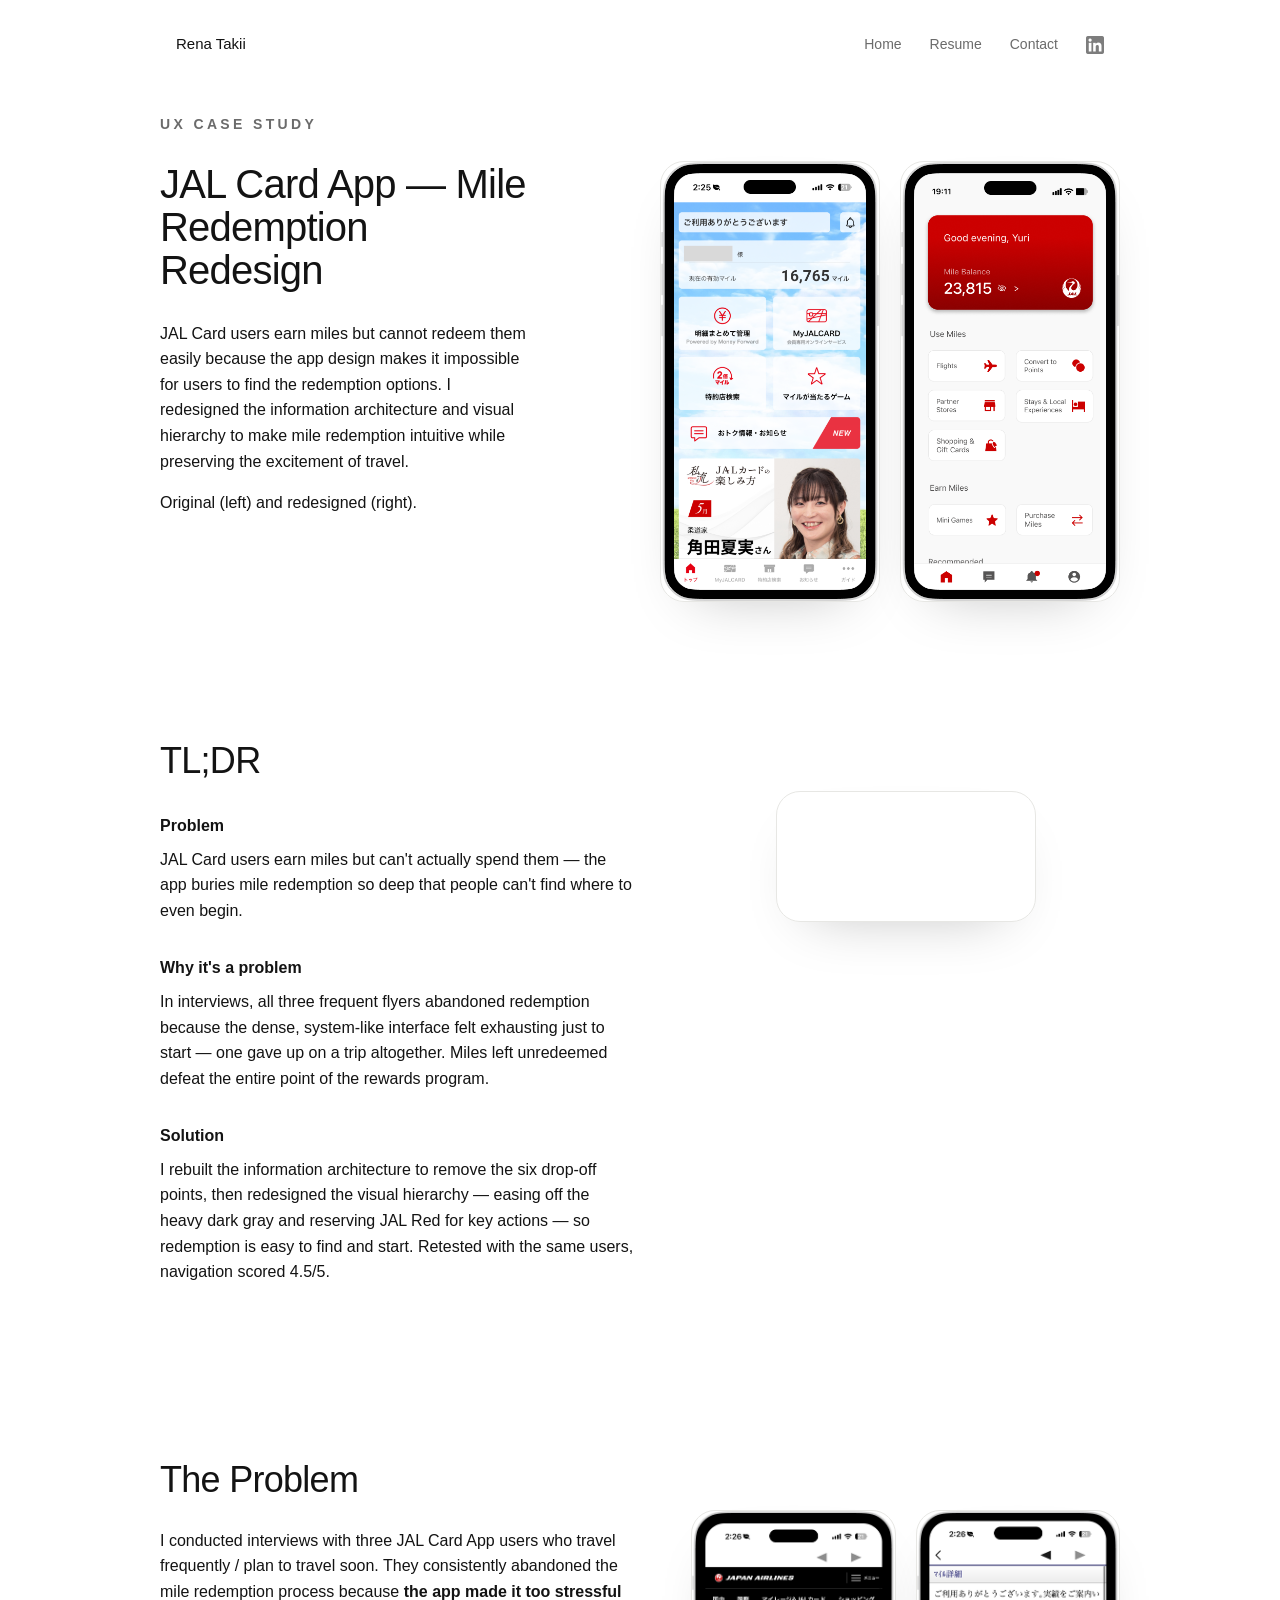
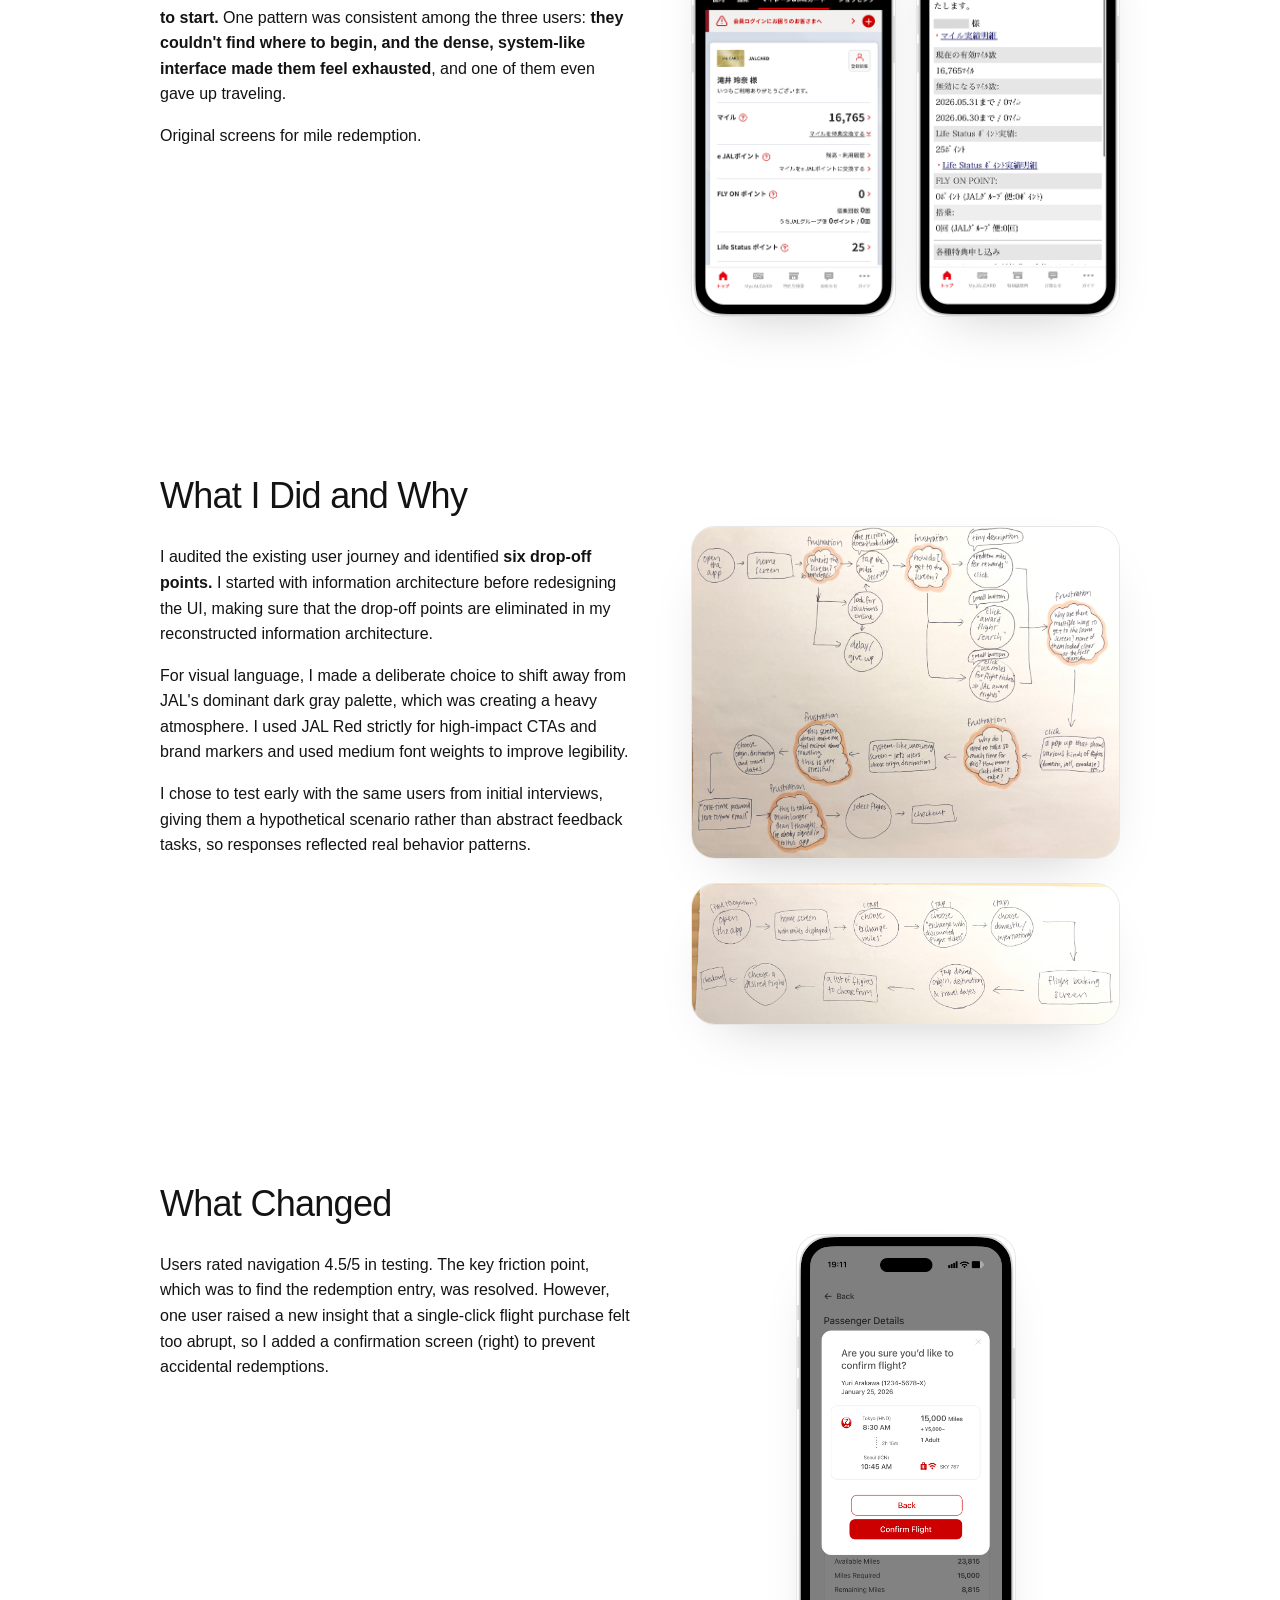
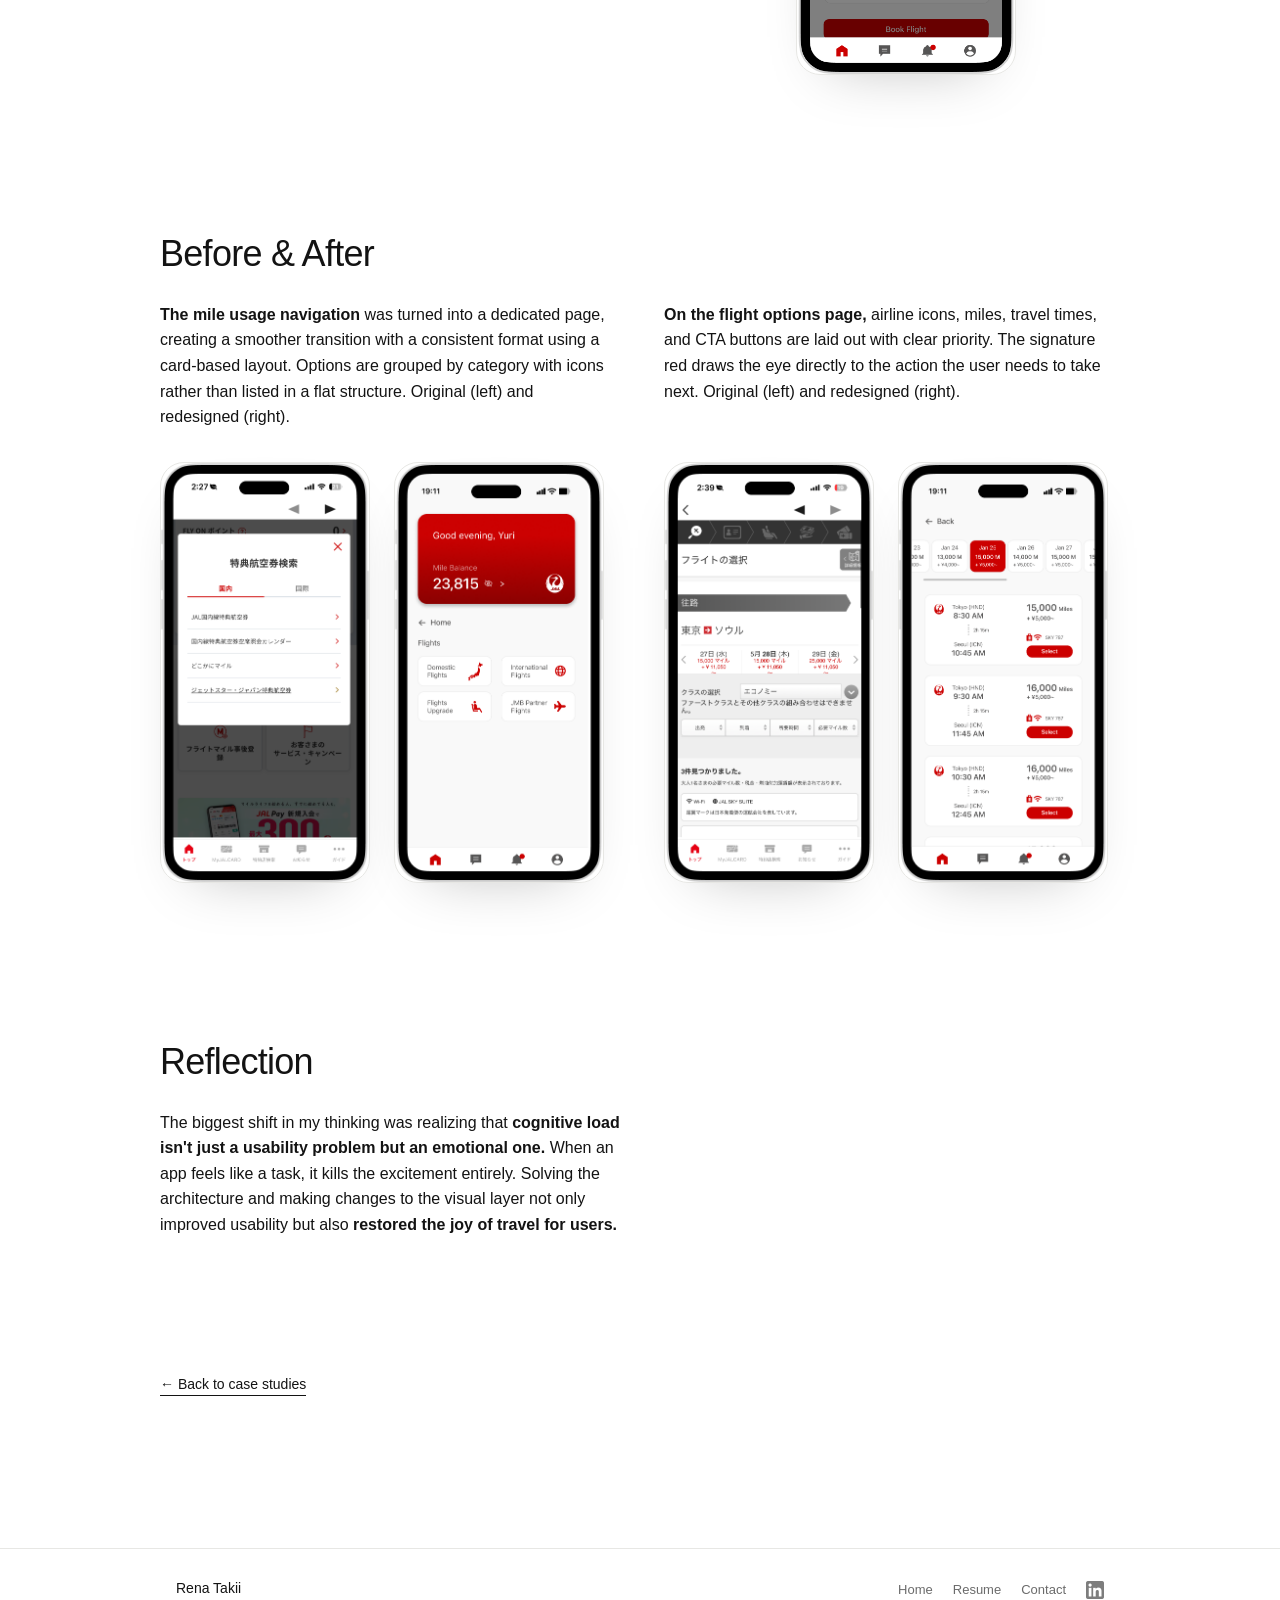
<file: jal-card-app.html>
<!doctype html>
<html lang="en">
  <head>
    <meta charset="UTF-8" />
    <meta name="viewport" content="width=device-width, initial-scale=1.0" />
    <title>JAL Card App — Rena Takii</title>
    <link rel="icon" type="image/png" href="assets/img/star.png" />
    <link rel="apple-touch-icon" href="assets/img/star.png" />
    <link rel="stylesheet" href="css/style.css" />
  </head>
  <body>
    <header class="site-header">
      <a class="logo-name" href="index.html" data-site-name>My Name</a>
      <button
        class="nav-toggle"
        type="button"
        aria-label="Toggle navigation"
        aria-expanded="false"
      >
        <span></span>
        <span></span>
        <span></span>
      </button>
      <nav>
        <ul class="nav-links" data-nav></ul>
      </nav>
    </header>

    <main class="content-wrap case-study-page">
      <section class="case-study-hero">
        <div class="case-study-copy">
          <p class="eyebrow">UX Case Study</p>
          <h1>JAL Card App — Mile Redemption Redesign</h1>
          <p class="lead">
            JAL Card users earn miles but cannot redeem them easily because the
            app design makes it impossible for users to find the redemption
            options. I redesigned the information architecture and visual
            hierarchy to make mile redemption intuitive while preserving the
            excitement of travel.
          </p>
          <p class="lead">Original (left) and redesigned (right).</p>
        </div>
        <div class="case-study-media case-study-media--pair">
          <img
            src="assets/img/jal-case-study/hero-current.png"
            alt="The current JAL Card app home screen"
          />
          <img
            src="assets/img/jal-case-study/hero-redesign.png"
            alt="Redesigned home screen with clearer mile balance and quick actions"
          />
        </div>
      </section>

      <section class="case-study-section case-study-section--tldr">
        <div class="case-study-copy">
          <h2 class="case-study-heading">TL;DR</h2>

          <p class="subhead"><strong>Problem</strong></p>
          <p>
            JAL Card users earn miles but can't actually spend them — the app
            buries mile redemption so deep that people can't find where to even
            begin.
          </p>

          <p class="subhead"><strong>Why it's a problem</strong></p>
          <p>
            In interviews, all three frequent flyers abandoned redemption
            because the dense, system-like interface felt exhausting just to
            start — one gave up on a trip altogether. Miles left unredeemed
            defeat the entire point of the rewards program.
          </p>

          <p class="subhead"><strong>Solution</strong></p>
          <p>
            I rebuilt the information architecture to remove the six drop-off
            points, then redesigned the visual hierarchy — easing off the heavy
            dark gray and reserving JAL Red for key actions — so redemption is
            easy to find and start. Retested with the same users, navigation
            scored 4.5/5.
          </p>
        </div>
        <div class="case-study-media case-study-media--video">
          <video
            src="assets/video/jal-prototype.mp4"
            autoplay
            loop
            muted
            playsinline
            preload="metadata"
            aria-label="Screen recording of the redesigned JAL Card app prototype"
          ></video>
        </div>
      </section>

      <section class="case-study-section">
        <div class="case-study-copy">
          <h2 class="case-study-heading">The Problem</h2>
          <p>
            I conducted interviews with three JAL Card App users who travel
            frequently / plan to travel soon. They consistently abandoned the
            mile redemption process because
            <strong>the app made it too stressful to start.</strong> One pattern
            was consistent among the three users:
            <strong
              >they couldn't find where to begin, and the dense, system-like
              interface made them feel exhausted</strong
            >, and one of them even gave up traveling.
          </p>
          <p class="lead">Original screens for mile redemption.</p>
        </div>
        <div
          class="case-study-media case-study-media--small case-study-media--pair"
        >
          <img
            src="assets/img/jal-case-study/problem-old.png"
            alt="The current JAL app's mileage and card page"
          />
          <img
            src="assets/img/jal-case-study/problem-detail.png"
            alt="Dense, hard-to-scan mile details screen in the current app"
          />
        </div>
      </section>

      <section class="case-study-section">
        <div class="case-study-copy">
          <h2 class="case-study-heading">What I Did and Why</h2>
          <p>
            I audited the existing user journey and identified
            <strong>six drop-off points.</strong> I started with information
            architecture before redesigning the UI, making sure that the
            drop-off points are eliminated in my reconstructed information
            architecture.
          </p>
          <p>
            For visual language, I made a deliberate choice to shift away from
            JAL's dominant dark gray palette, which was creating a heavy
            atmosphere. I used JAL Red strictly for high-impact CTAs and brand
            markers and used medium font weights to improve legibility.
          </p>
          <p>
            I chose to test early with the same users from initial interviews,
            giving them a hypothetical scenario rather than abstract feedback
            tasks, so responses reflected real behavior patterns.
          </p>
        </div>
        <div class="case-study-media case-study-media--stack">
          <img
            src="assets/img/jal-case-study/ideate.jpg"
            alt="Redesigned information architecture and visual language"
          />
          <img
            src="assets/img/jal-case-study/user-flow.jpg"
            alt="Hand-drawn user flow sketch for the mile redemption flow"
          />
        </div>
      </section>

      <section class="case-study-section">
        <div class="case-study-copy">
          <h2 class="case-study-heading">What Changed</h2>
          <p>
            Users rated navigation 4.5/5 in testing. The key friction point,
            which was to find the redemption entry, was resolved. However, one
            user raised a new insight that a single-click flight purchase felt
            too abrupt, so I added a confirmation screen (right) to prevent
            accidental redemptions.
          </p>
        </div>
        <div class="case-study-media case-study-media--small">
          <img
            src="assets/img/jal-case-study/what-changed.png"
            alt="Confirmation screen added after usability testing"
          />
        </div>
      </section>

      <section class="case-study-section case-study-section--full">
        <div class="case-study-copy case-study-copy--wide">
          <h2 class="case-study-heading">Before &amp; After</h2>

          <div class="before-after-grid">
            <p>
              <strong>The mile usage navigation</strong> was turned into a
              dedicated page, creating a smoother transition with a consistent
              format using a card-based layout. Options are grouped by category
              with icons rather than listed in a flat structure. Original (left)
              and redesigned (right).
            </p>
            <div class="case-study-image-pair case-study-image-pair--small">
              <img
                src="assets/img/jal-case-study/mile1.png"
                alt="Mile usage navigation before the redesign"
              />
              <img
                src="assets/img/jal-case-study/mile2.png"
                alt="Mile usage navigation after the redesign"
              />
            </div>
            <p>
              <strong>On the flight options page,</strong> airline icons, miles,
              travel times, and CTA buttons are laid out with clear priority.
              The signature red draws the eye directly to the action the user
              needs to take next. Original (left) and redesigned (right).
            </p>
            <div class="case-study-image-pair case-study-image-pair--small">
              <img
                src="assets/img/jal-case-study/flight1.png"
                alt="Flight options page before the redesign"
              />
              <img
                src="assets/img/jal-case-study/flight2.png"
                alt="Flight options page after the redesign"
              />
            </div>
          </div>
        </div>
      </section>

      <section class="case-study-section">
        <div class="case-study-copy">
          <h2 class="case-study-heading">Reflection</h2>
          <p>
            The biggest shift in my thinking was realizing that
            <strong
              >cognitive load isn't just a usability problem but an emotional
              one.</strong
            >
            When an app feels like a task, it kills the excitement entirely.
            Solving the architecture and making changes to the visual layer not
            only improved usability but also
            <strong>restored the joy of travel for users.</strong>
          </p>
        </div>
      </section>

      <a class="back-link" href="index.html#case-studies"
        >&larr; Back to case studies</a
      >
    </main>

    <footer class="site-footer">
      <div class="wrap">
        <span class="logo-name" data-site-name>My Name</span>
        <ul class="nav-links" data-footer-nav></ul>
      </div>
    </footer>

    <script src="js/content.js"></script>
    <script src="js/main.js"></script>
  </body>
</html>
</file>
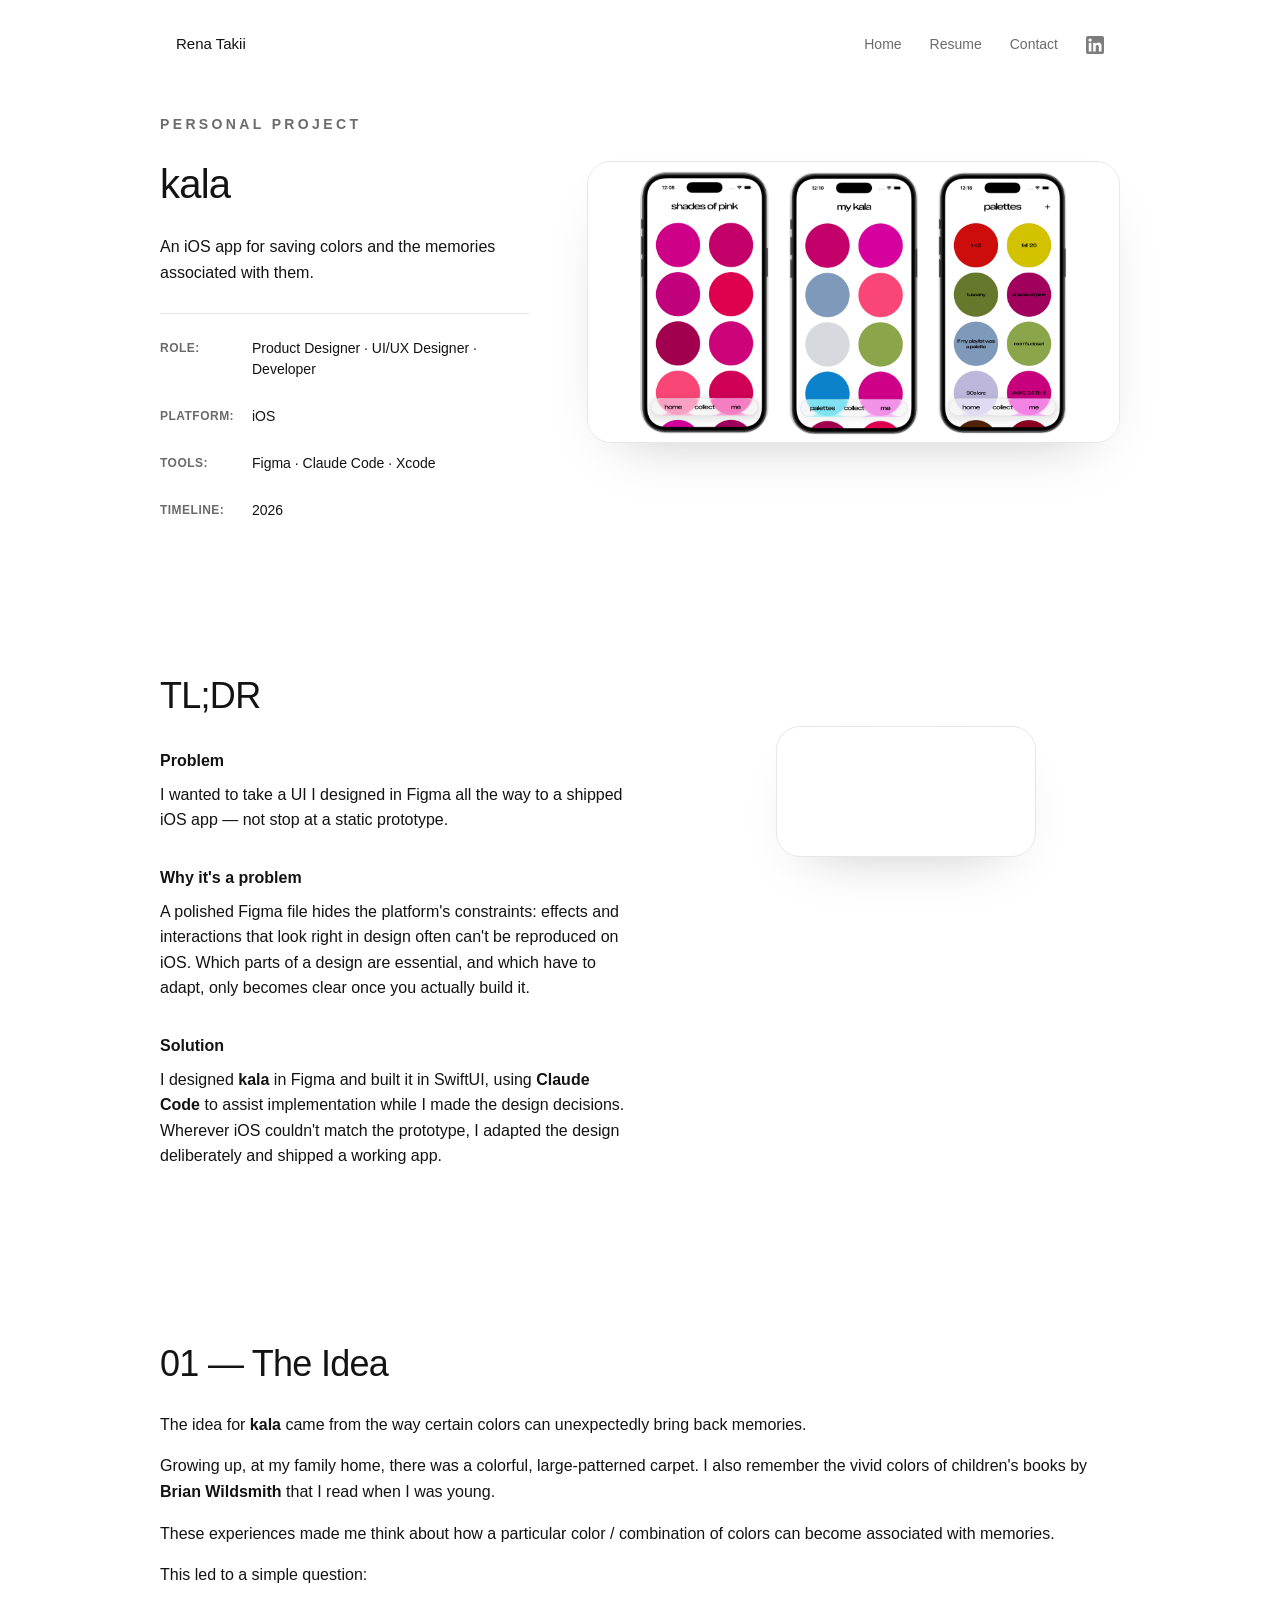
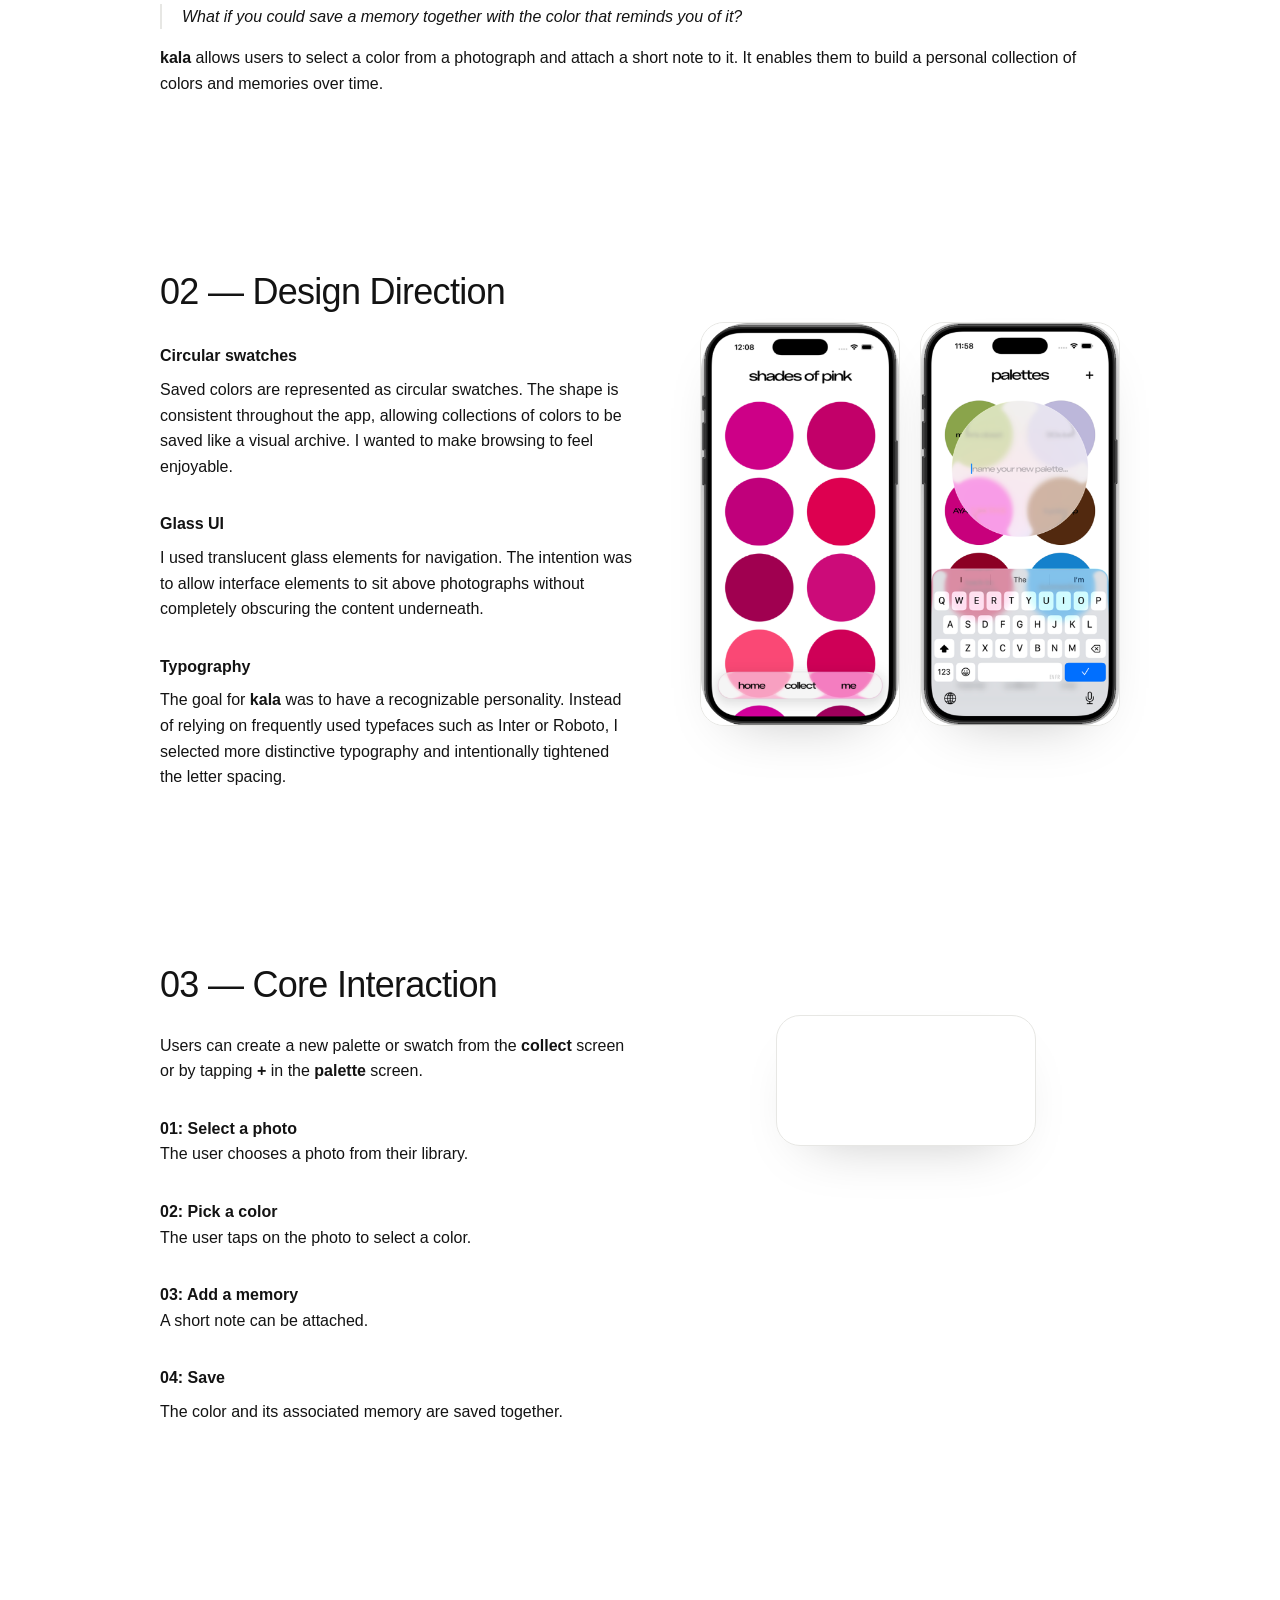
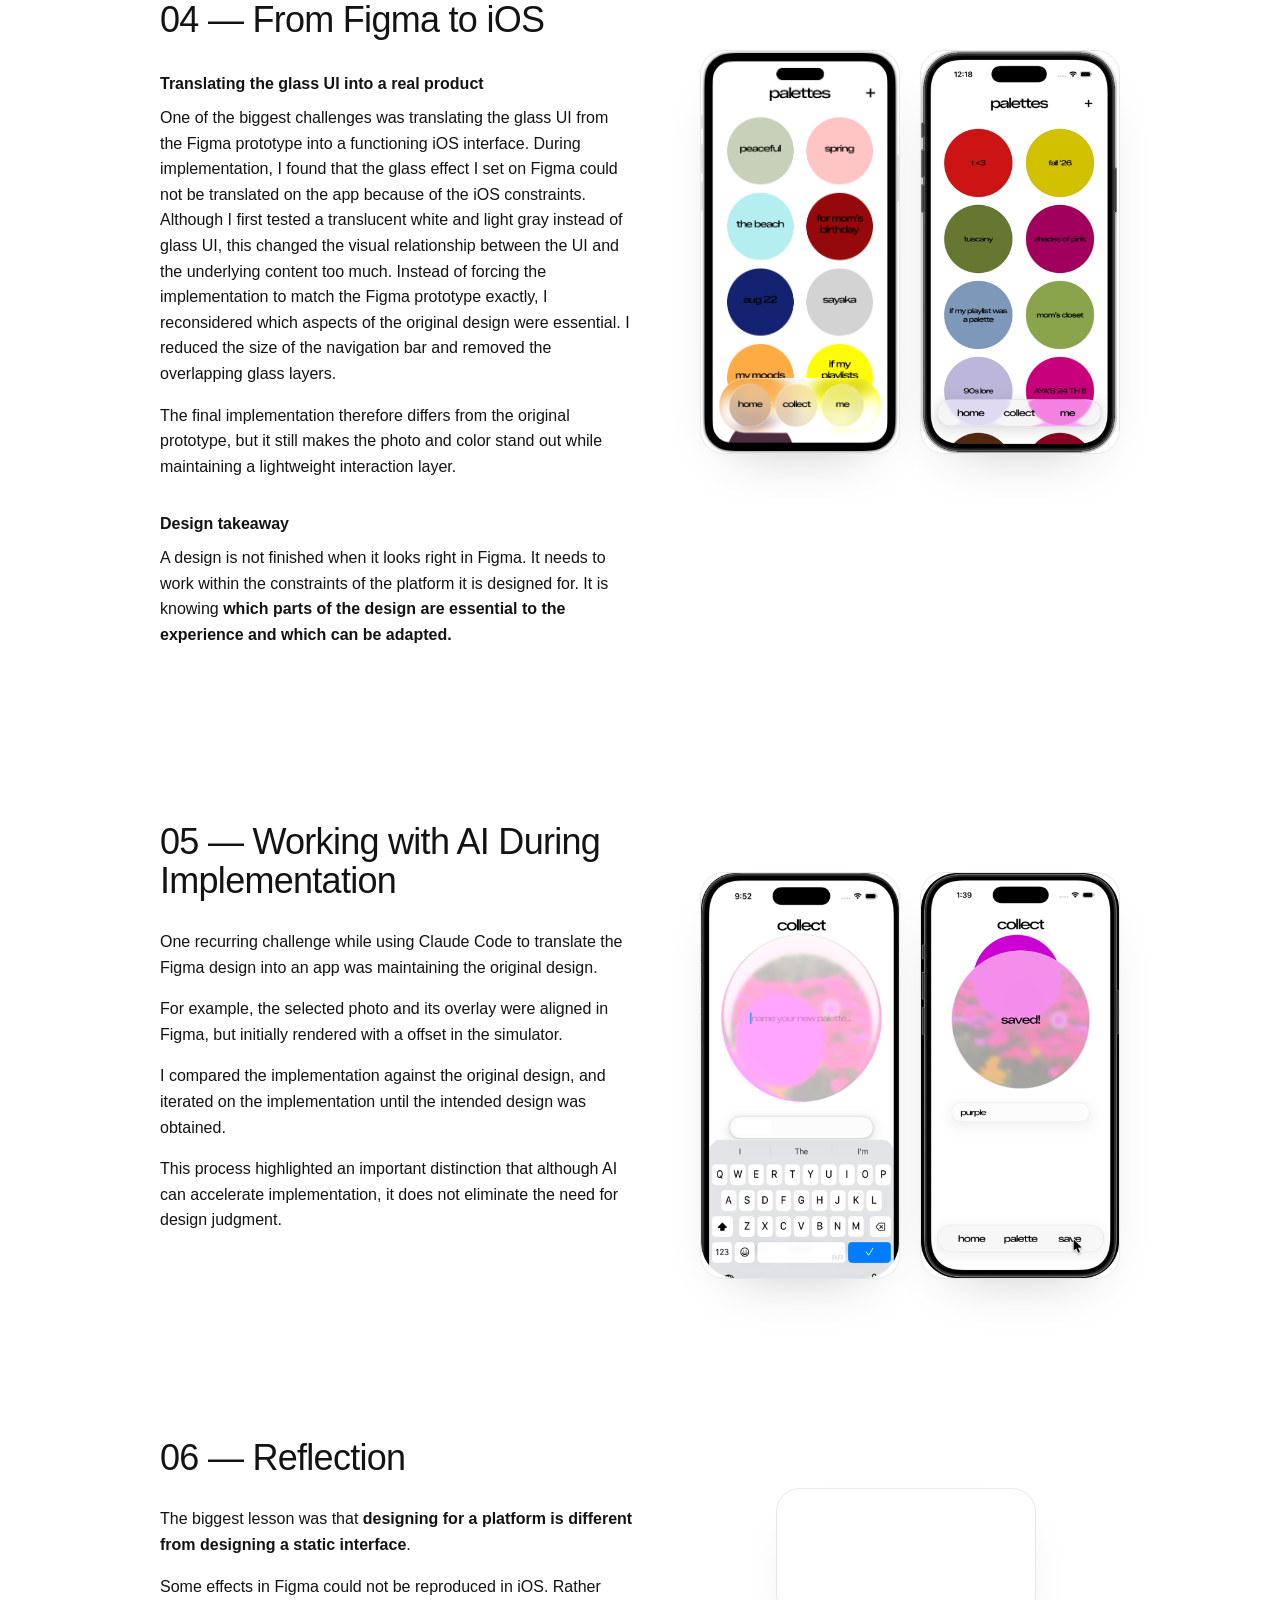
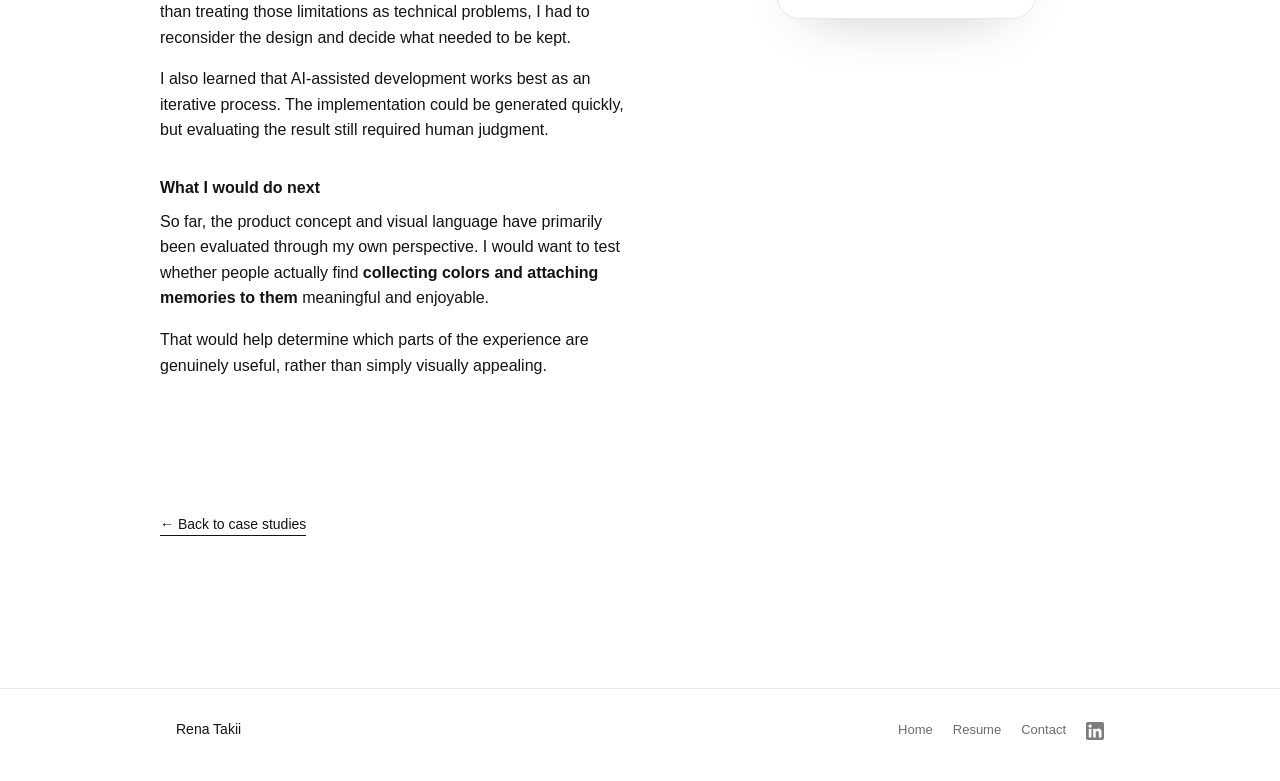
<file: kala.html>
<!doctype html>
<html lang="en">
  <head>
    <meta charset="UTF-8" />
    <meta name="viewport" content="width=device-width, initial-scale=1.0" />
    <title>kala — Rena Takii</title>
    <link rel="icon" type="image/png" href="assets/img/star.png" />
    <link rel="apple-touch-icon" href="assets/img/star.png" />
    <link rel="stylesheet" href="css/style.css" />
  </head>
  <body>
    <header class="site-header">
      <a class="logo-name" href="index.html" data-site-name>My Name</a>
      <button
        class="nav-toggle"
        type="button"
        aria-label="Toggle navigation"
        aria-expanded="false"
      >
        <span></span>
        <span></span>
        <span></span>
      </button>
      <nav>
        <ul class="nav-links" data-nav></ul>
      </nav>
    </header>

    <main class="content-wrap case-study-page">
      <section class="case-study-hero">
        <div class="case-study-copy">
          <p class="eyebrow">Personal Project</p>
          <h1>kala</h1>
          <p class="lead">
            An iOS app for saving colors and the memories associated with
            them.
          </p>
          <ul class="case-study-meta">
            <li>
              <span class="case-study-meta-label">Role: </span>
              <span class="case-study-meta-value"
                >Product Designer · UI/UX Designer · Developer</span
              >
            </li>
            <li>
              <span class="case-study-meta-label">Platform: </span>
              <span class="case-study-meta-value">iOS</span>
            </li>
            <li>
              <span class="case-study-meta-label">Tools: </span>
              <span class="case-study-meta-value"
                >Figma · Claude Code · Xcode</span
              >
            </li>
            <li>
              <span class="case-study-meta-label">Timeline: </span>
              <span class="case-study-meta-value">2026</span>
            </li>
          </ul>
        </div>
        <div class="case-study-media">
          <img
            src="assets/img/kala-case-study/kala-hero.png"
            alt="kala app screens showing color palettes"
          />
        </div>
      </section>

      <section class="case-study-section case-study-section--tldr">
        <div class="case-study-copy">
          <h2 class="case-study-heading">TL;DR</h2>

          <p class="subhead"><strong>Problem</strong></p>
          <p>
            I wanted to take a UI I designed in Figma all the way to a
            shipped iOS app — not stop at a static prototype.
          </p>

          <p class="subhead"><strong>Why it's a problem</strong></p>
          <p>
            A polished Figma file hides the platform's constraints: effects
            and interactions that look right in design often can't be
            reproduced on iOS. Which parts of a design are essential, and
            which have to adapt, only becomes clear once you actually build
            it.
          </p>

          <p class="subhead"><strong>Solution</strong></p>
          <p>
            I designed <strong>kala</strong> in Figma and built it in SwiftUI,
            using <strong>Claude Code</strong> to assist implementation while I
            made the design decisions. Wherever iOS couldn't match the
            prototype, I adapted the design deliberately and shipped a working
            app.
          </p>
        </div>
        <div class="case-study-media case-study-media--video">
          <video
            src="assets/video/kala-all.mp4"
            autoplay
            loop
            muted
            playsinline
            preload="metadata"
            aria-label="Screen recording of the kala app in use"
          ></video>
        </div>
      </section>

      <section class="case-study-section case-study-section--full">
        <div class="case-study-copy case-study-copy--wide">
          <h2 class="case-study-heading">01 — The Idea</h2>
          
          <p>
            The idea for <strong>kala</strong> came from the way certain colors can
            unexpectedly bring back memories.
          </p>
          <p>
            Growing up, at my family home, there was a colorful, large-patterned
            carpet. I also remember the vivid colors of
            children's books by <strong>Brian Wildsmith</strong> that I read
            when I was young.
          </p>
          <p>
            These experiences made me think about how a particular
            color / combination of colors can become associated with
            memories.
          </p>
          <p>This led to a simple question:</p>
          <p class="case-study-quote">
            What if you could save a memory together with the color that
            reminds you of it?
          </p>
          <p>
            <strong>kala</strong> allows users to select a color from a photograph and attach a short note to it.
             It enables them to build a personal collection of
            colors and memories over time.
          </p>
        </div>
      </section>

      <section class="case-study-section">
        <div class="case-study-copy">
          <h2 class="case-study-heading">02 — Design Direction</h2>
          
          <p class="subhead"><strong>Circular swatches</strong></p>
          <p>
            Saved colors are represented as circular swatches. The shape
            is consistent throughout the app, 
            allowing collections of colors to be saved like a visual
            archive. I wanted to make browsing to feel enjoyable.
          </p>
         
          <p class="subhead"><strong>Glass UI</strong></p>
          <p>
            I used translucent glass elements for navigation. The intention was to allow interface elements to sit
            above photographs without completely obscuring the content
            underneath.
          </p>
          
          <p class="subhead"><strong>Typography</strong></p>
          <p>
            The goal for <strong>kala</strong> was to have a recognizable personality.
            Instead of relying on frequently used typefaces such as Inter or
            Roboto, I selected more distinctive typography and intentionally
            tightened the letter spacing.
          </p>
          
        </div>
        <div class="case-study-media case-study-media--pair">
          <img
            src="assets/img/kala-case-study/ui-1.png"
            alt="kala palette detail screen"
          />
          <img
            src="assets/img/kala-case-study/ui-2.png"
            alt="kala glass UI keyboard screen"
          />
        </div>
      </section>

      <section class="case-study-section">
        <div class="case-study-copy">
          <h2 class="case-study-heading">03 — Core Interaction</h2>
          <p>
            Users can create a new palette or swatch from the
            <strong>collect</strong> screen or by tapping
            <strong>+</strong> in the <strong>palette</strong> screen.
          </p>
          <p class="subhead"><strong>01: Select a photo</strong><br>
          The user chooses a photo from their library.</p>
          <p class="subhead"><strong>02: Pick a color</strong><br>
          The user taps on the photo to select a color.</p>
          <p class="subhead"><strong>03: Add a memory</strong><br>
          A short note can be attached.</p>
          <p class="subhead"><strong>04: Save</strong><br>
          <p>The color and its associated memory are saved together.</p>
             
        </div>
        <div class="case-study-media case-study-media--video">
          <video
            src="assets/video/kala-new-color.mp4"
            autoplay
            loop
            muted
            playsinline
            preload="metadata"
            aria-label="Screen recording of picking a color and saving it in kala"
          ></video>
        </div>
      </section>

      <section class="case-study-section">
        <div class="case-study-copy">
          <h2 class="case-study-heading">04 — From Figma to iOS</h2>
          <p class="subhead">
            <strong>Translating the glass UI into a real product</strong>
          </p>
          <p>
            One of the biggest challenges was translating the glass UI from
            the Figma prototype into a functioning iOS interface.
          
            During implementation, I found that the glass effect I set on Figma could not be
            translated on the app because of the iOS constraints.
          
            Although I first tested a translucent white and
            light gray instead of glass UI, this changed the visual relationship
            between the UI and the underlying content too much.
          
            Instead of forcing the implementation to match the Figma
            prototype exactly, I reconsidered which aspects of the original
            design were essential.
          
            I reduced the size of the navigation bar and removed the
            overlapping glass layers.
          </p>
          <p>
            The final implementation therefore differs from the original
            prototype, but it still makes the photo and color stand out while
              maintaining a lightweight interaction layer.</strong
            >
          </p>
          <p class="subhead"><strong>Design takeaway</strong></p>
       
          <p>
            A design is not finished when it looks right in Figma. It
              needs to work within the constraints of the platform it is
              designed for.
          It is knowing
            <strong
              >which parts of the design are essential to the experience and
              which can be adapted.</strong
            >
          </p>
        </div>
        <div class="case-study-media case-study-media--pair">
          <img
            src="assets/img/kala-case-study/challenge1-1.png"
            alt="Figma prototype nav bar with circular buttons"
          />
          <img
            src="assets/img/kala-case-study/challenge1-2.png"
            alt="Simplified nav bar in the actual app"
          />
        </div>
      </section>

      <section class="case-study-section">
        <div class="case-study-copy">
          <h2 class="case-study-heading">
            05 — Working with AI During Implementation
          </h2>
          <p>
          One recurring challenge while using Claude Code to translate the Figma design into an app was maintaining the original design.
            
          </p>
          
            
          <p>
            For example, the selected photo and its overlay 
            were aligned in Figma, but initially rendered with a
            offset in the simulator.
          </p>
          <p>
            I compared the implementation against the original design,
            and iterated on the implementation
            until the intended design was obtained.
          </p>
          <p>This process highlighted an important distinction that although
          AI can accelerate implementation, it does not eliminate
              the need for design judgment.<p/>
          
        </div>
        <div class="case-study-media case-study-media--pair">
          <img
            src="assets/img/kala-case-study/challenge2-1.png"
            alt="Misaligned photo overlay in the Simulator"
          />
          <img
            src="assets/img/kala-case-study/challenge2-2.png"
            alt="Photo and overlay finally aligned"
          />
        </div>
      </section>

      <section class="case-study-section">
        <div class="case-study-copy">
          <h2 class="case-study-heading">06 — Reflection</h2>
        
          <p>
            The biggest lesson was that
            <strong
              >designing for a platform is different from designing a static
              interface</strong
            >.
          </p>
          <p>
            Some effects in Figma could not be reproduced
          in iOS. Rather than treating those limitations as
          technical problems, I had to reconsider the design and
            decide what needed to be kept.
          </p>
          <p>
            I also learned that AI-assisted development works best as an
            iterative process. The implementation could be generated
            quickly, but evaluating the result still required human judgment.
          </p>
          <p class="subhead"><strong>What I would do next</strong></p>
          
          <p>
            So far, the product concept and visual language have primarily
            been evaluated through my own perspective. I would want to test
            whether people actually find
            <strong>collecting colors and attaching memories to them</strong>
            meaningful and enjoyable.
          </p>
          <p>
            That would help determine which parts of the experience are
            genuinely useful, rather than simply visually appealing.
          </p>
        </div>
        <div class="case-study-media case-study-media--video">
          <video
            src="assets/video/kala-new-palette.mp4"
            autoplay
            loop
            muted
            playsinline
            preload="metadata"
            aria-label="Screen recording of creating a new palette in kala"
          ></video>
        </div>
      </section>

      <a class="back-link" href="index.html#case-studies"
        >&larr; Back to case studies</a
      >
    </main>

    <footer class="site-footer">
      <div class="wrap">
        <span class="logo-name" data-site-name>My Name</span>
        <ul class="nav-links" data-footer-nav></ul>
      </div>
    </footer>

    <script src="js/content.js"></script>
    <script src="js/main.js"></script>
  </body>
</html>
</file>
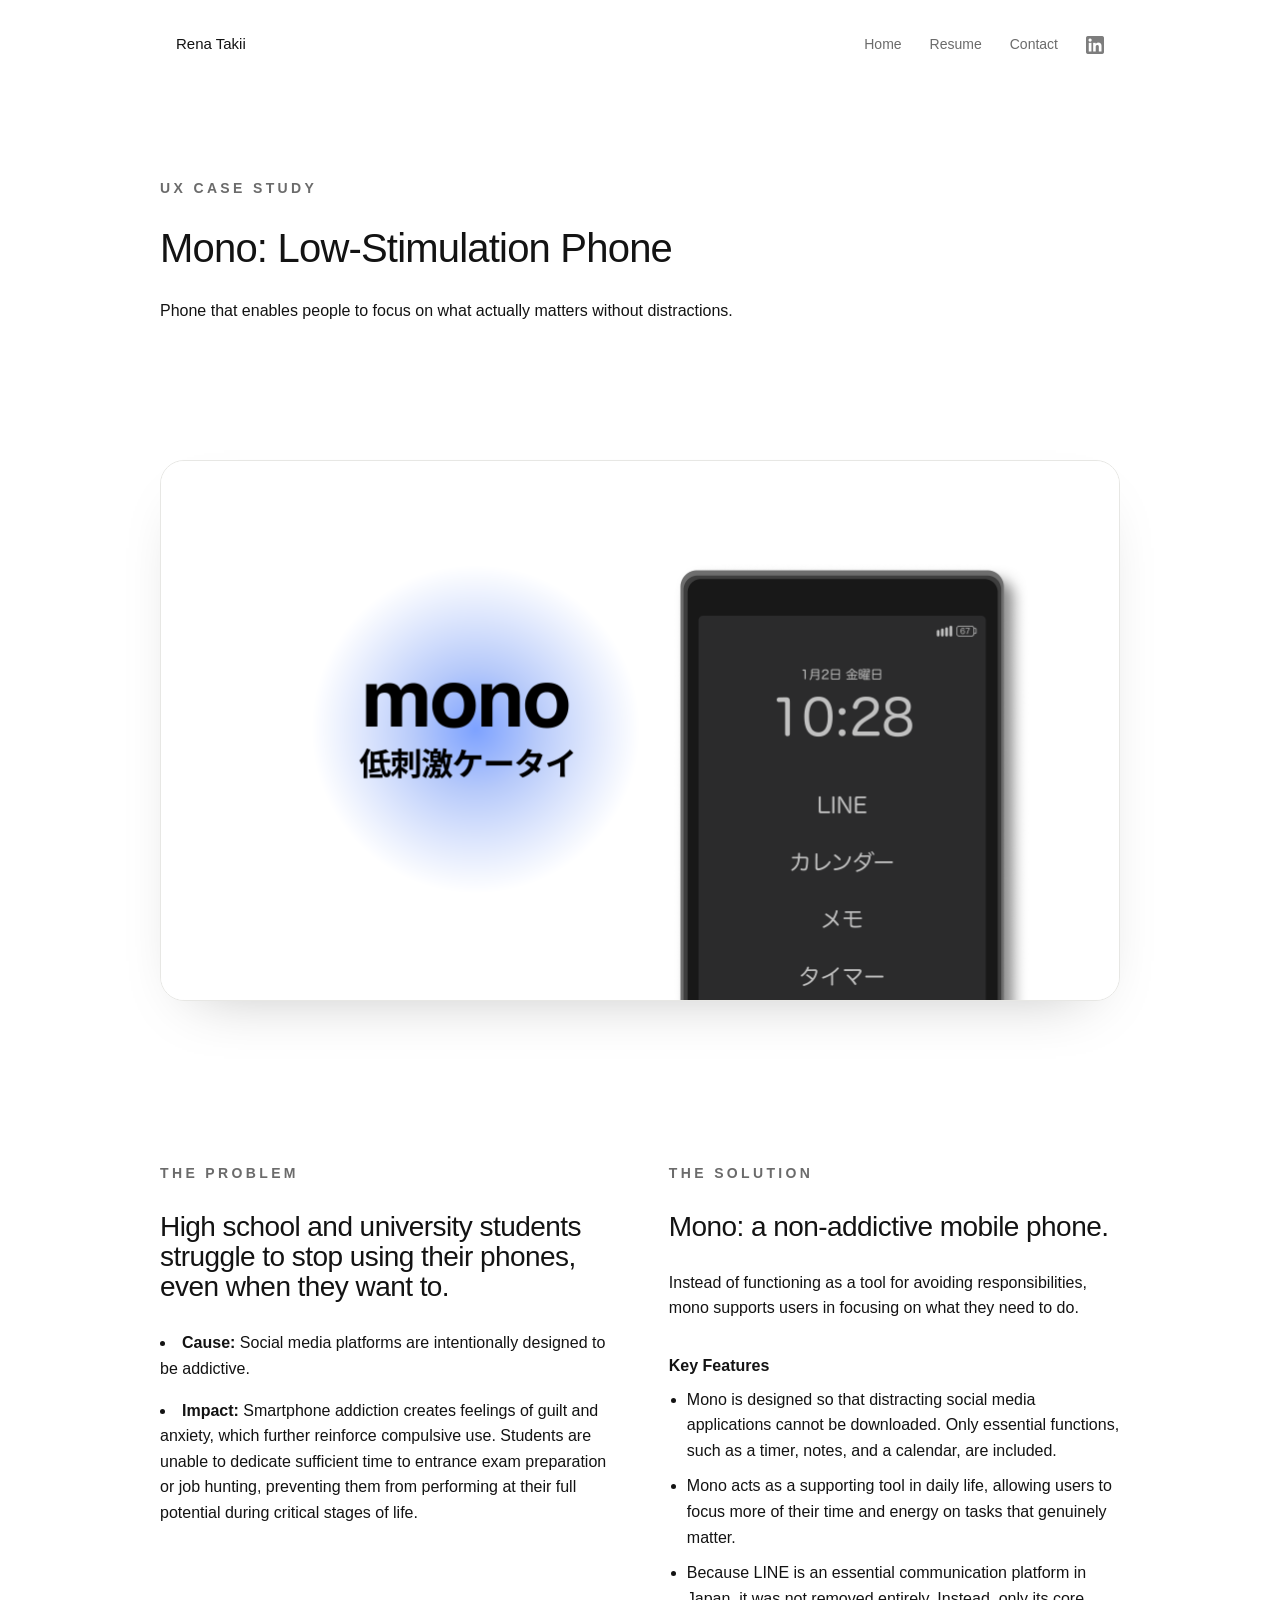
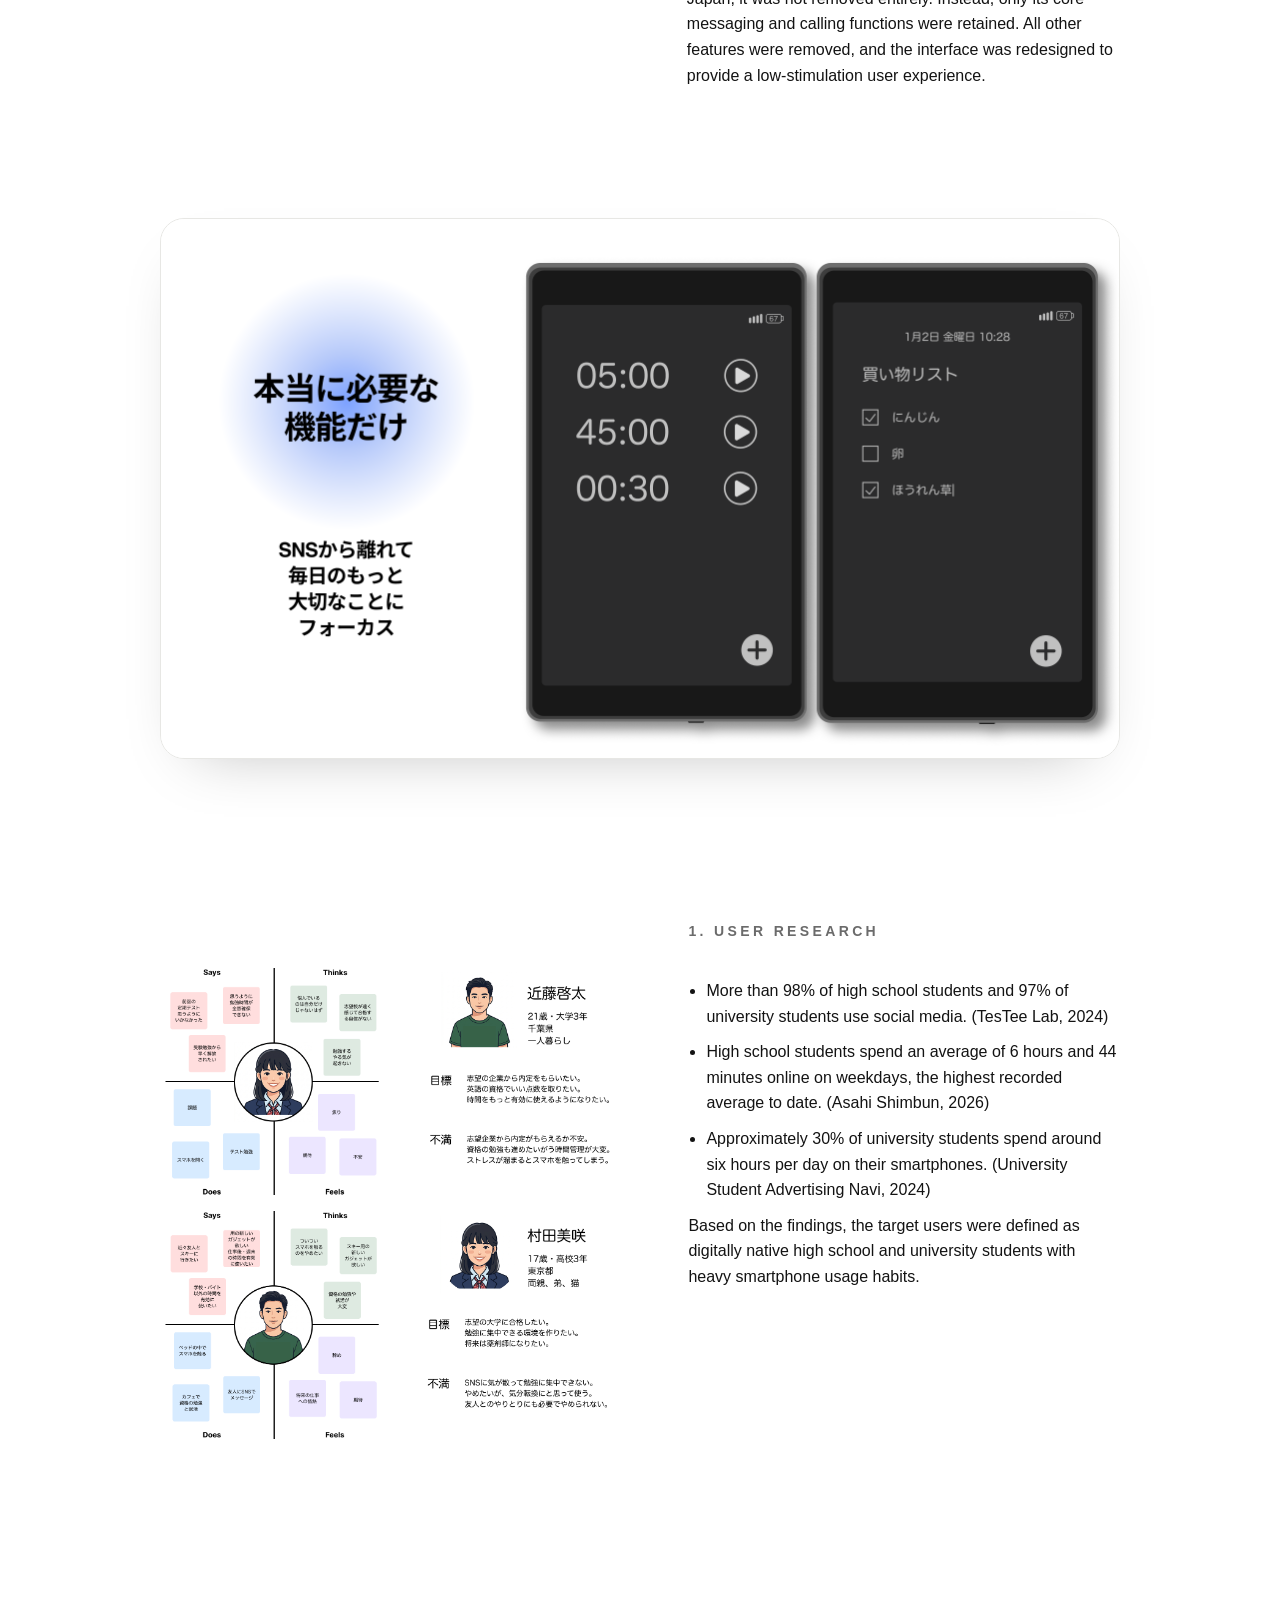
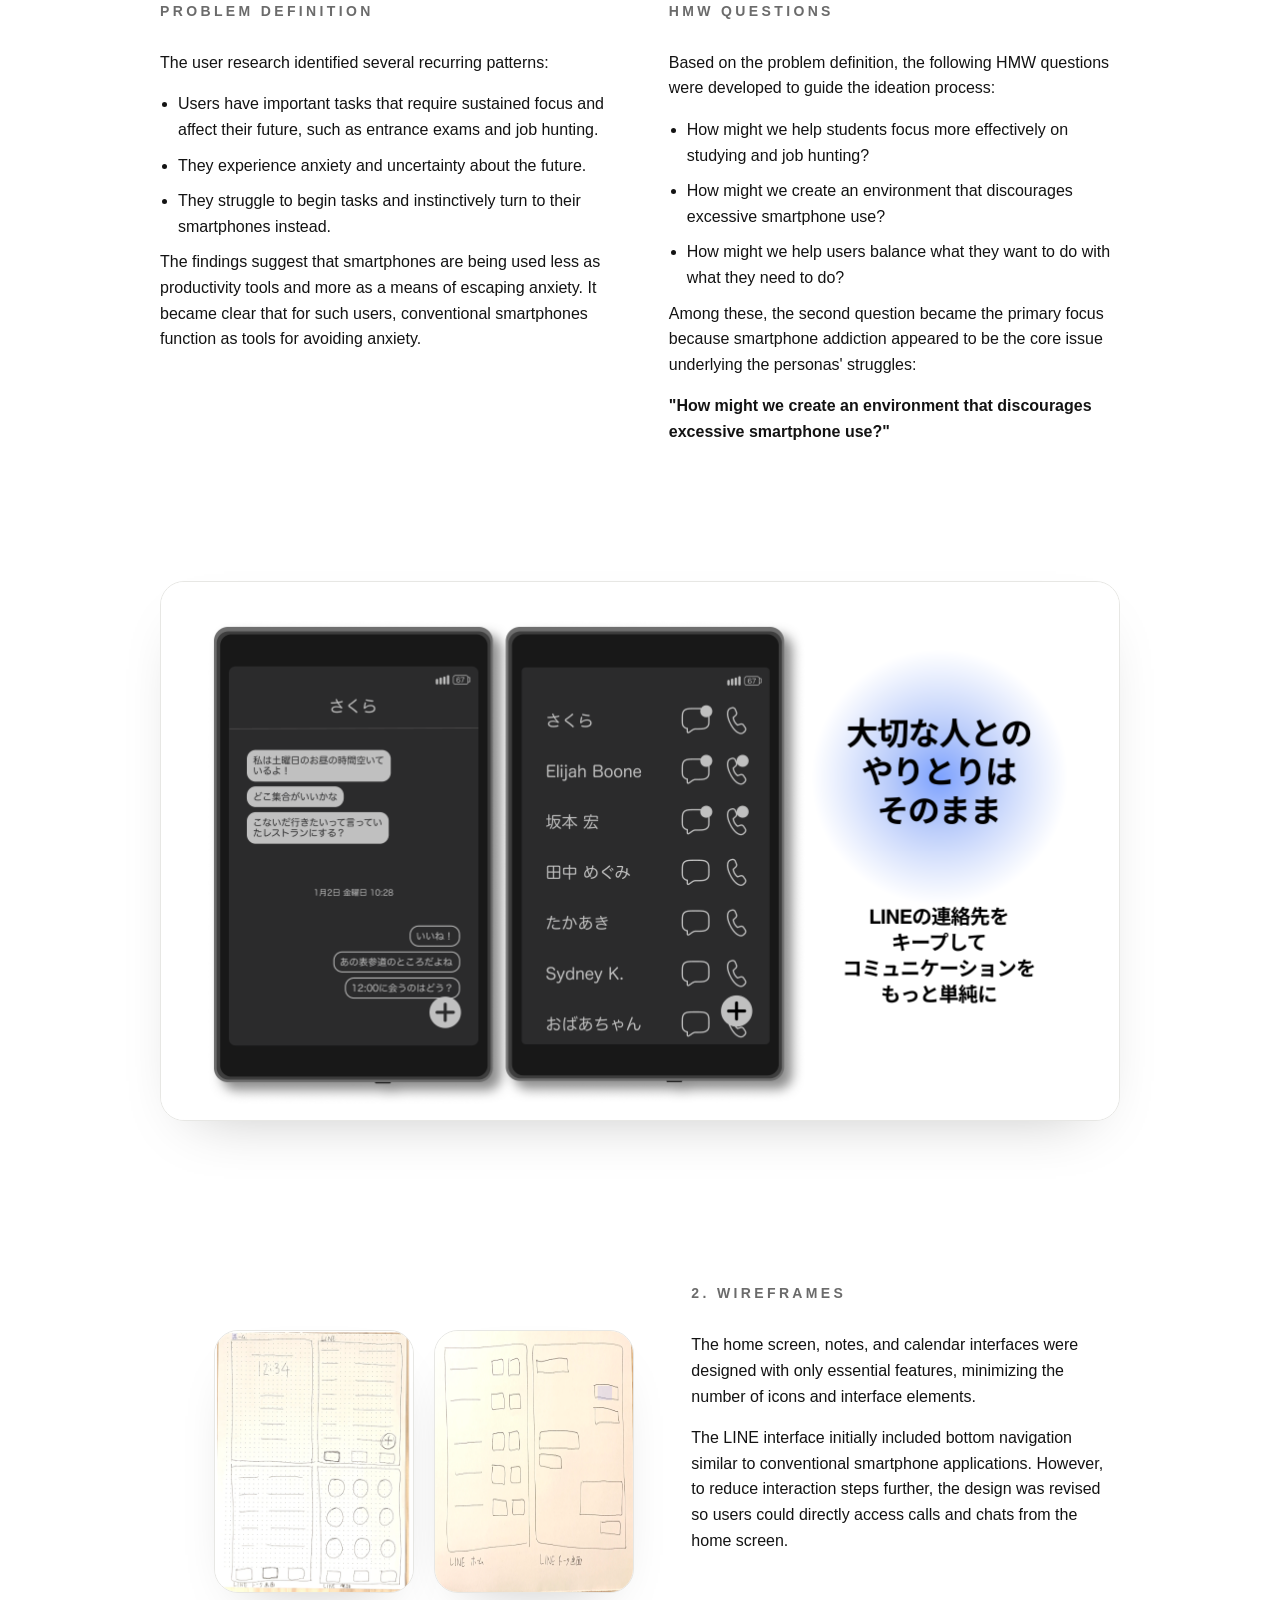
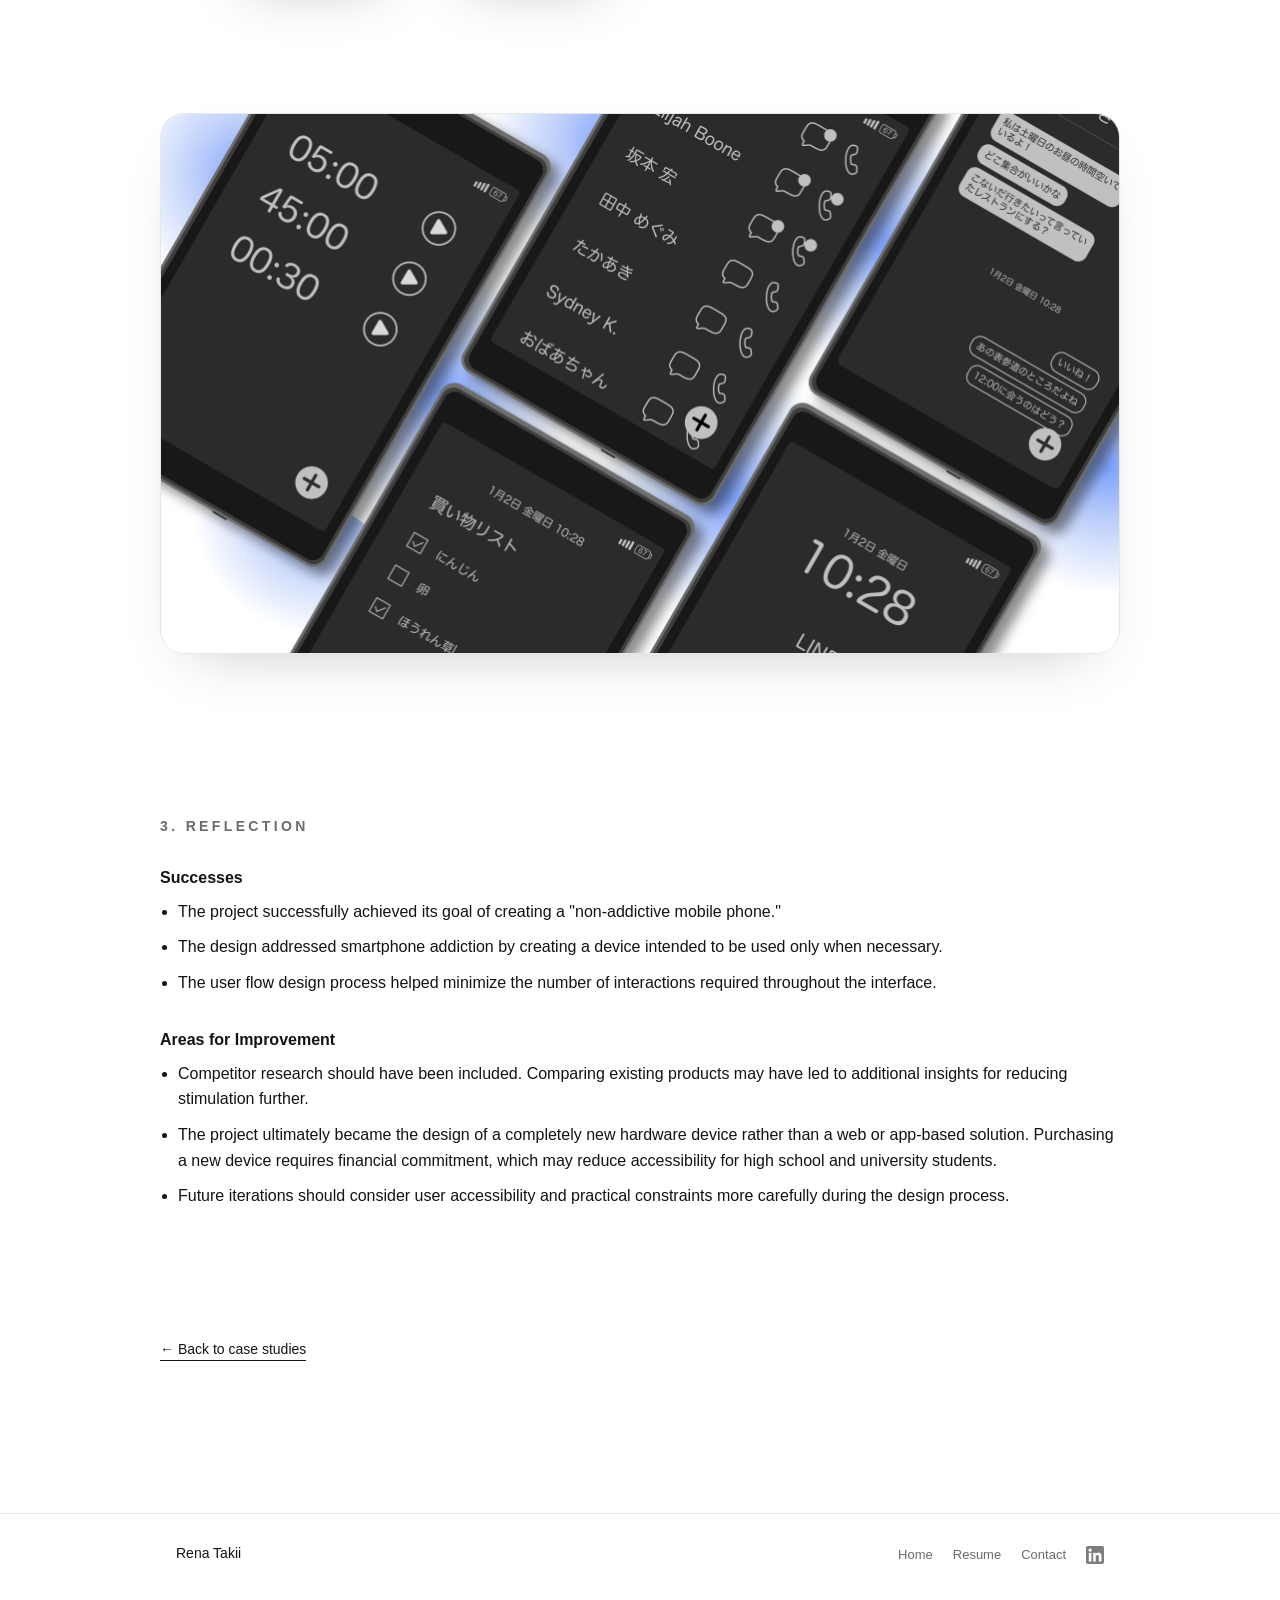
<file: mono.html>
<!doctype html>
<html lang="en">
  <head>
    <meta charset="UTF-8" />
    <meta name="viewport" content="width=device-width, initial-scale=1.0" />
    <title>mono — Rena Takii</title>
    <link rel="icon" type="image/png" href="assets/img/star.png" />
    <link rel="apple-touch-icon" href="assets/img/star.png" />
    <link rel="stylesheet" href="css/style.css" />
  </head>
  <body>
    <header class="site-header">
      <a class="logo-name" href="index.html" data-site-name>My Name</a>
      <button
        class="nav-toggle"
        type="button"
        aria-label="Toggle navigation"
        aria-expanded="false"
      >
        <span></span>
        <span></span>
        <span></span>
      </button>
      <nav>
        <ul class="nav-links" data-nav></ul>
      </nav>
    </header>

    <main class="content-wrap case-study-page">
      <section class="case-study-hero case-study-hero--full">
        <div class="case-study-copy">
          <p class="eyebrow">UX Case Study</p>
          <h1>Mono: Low-Stimulation Phone</h1>
          <p class="lead">
            Phone that enables people to focus on what actually matters without
            distractions.
          </p>
        </div>
      </section>

      <section class="case-study-image-band">
        <img
          src="assets/img/mono-case-study/mono-hero.png"
          alt="Visual overview of the mono phone"
        />
      </section>

      <section class="case-study-section case-study-section--split">
        <div class="case-study-copy">
          <p class="section-index">THE PROBLEM</p>
          
            <h2>
              High school and university students struggle to stop using their
              phones, even when they want to.
            </h2>

            <li>
              <strong>Cause:</strong> Social media platforms are intentionally
              designed to be addictive.
            </li>
            <li>
              <strong>Impact:</strong> Smartphone addiction creates feelings of
              guilt and anxiety, which further reinforce compulsive use.
              Students are unable to dedicate sufficient time to entrance exam
              preparation or job hunting, preventing them from performing at
              their full potential during critical stages of life.
            </li>
          </ul>
        </div>
        <div class="case-study-copy">
          <p class="section-index">The Solution</p>
          <h2>Mono: a non-addictive mobile phone.</h2>
          <p>
            Instead of functioning as a tool for avoiding responsibilities, mono
            supports users in focusing on what they need to do.
          </p>
          <p class="subhead"><strong>Key Features</strong></p>
          <ul class="case-study-list">
            <li>
              Mono is designed so that distracting social media applications
              cannot be downloaded. Only essential functions, such as a timer,
              notes, and a calendar, are included.
            </li>
            <li>
              Mono acts as a supporting tool in daily life, allowing users to
              focus more of their time and energy on tasks that genuinely
              matter.
            </li>
            <li>
              Because LINE is an essential communication platform in Japan, it
              was not removed entirely. Instead, only its core messaging and
              calling functions were retained. All other features were removed,
              and the interface was redesigned to provide a low-stimulation user
              experience.
            </li>
          </ul>
        </div>
      </section>

      <section class="case-study-image-band">
        <img
          src="assets/img/mono-case-study/mono-function.png"
          alt="mono's core functions"
        />
      </section>

      <section
        class="case-study-section case-study-section--grid-media section--reverse"
      >
        <div class="case-study-copy">
          <p class="section-index">1. User Research</p>
          <ul class="case-study-list">
            <li>
              More than 98% of high school students and 97% of university
              students use social media. (TesTee Lab, 2024)
            </li>
            <li>
              High school students spend an average of 6 hours and 44 minutes
              online on weekdays, the highest recorded average to date. (Asahi
              Shimbun, 2026)
            </li>
            <li>
              Approximately 30% of university students spend around six hours
              per day on their smartphones. (University Student Advertising
              Navi, 2024)
            </li>
          </ul>
          <p>
            Based on the findings, the target users were defined as digitally
            native high school and university students with heavy smartphone
            usage habits.
          </p>
        </div>
        <div class="case-study-media case-study-media--grid4">
          <img
            src="assets/img/mono-case-study/mono-p1.png"
            alt="User research visual 1"
          />
          <img
            src="assets/img/mono-case-study/mono-p2.png"
            alt="User research visual 2"
          />
          <img
            src="assets/img/mono-case-study/mono-p3.png"
            alt="User research visual 3"
          />
          <img
            src="assets/img/mono-case-study/mono-p4.png"
            alt="User research visual 4"
          />
        </div>
      </section>

      <section class="case-study-section case-study-section--split">
        <div class="case-study-copy">
          <p class="section-index">Problem Definition</p>
          <p>The user research identified several recurring patterns:</p>
          <ul class="case-study-list">
            <li>
              Users have important tasks that require sustained focus and affect
              their future, such as entrance exams and job hunting.
            </li>
            <li>They experience anxiety and uncertainty about the future.</li>
            <li>
              They struggle to begin tasks and instinctively turn to their
              smartphones instead.
            </li>
          </ul>
          <p>
            The findings suggest that smartphones are being used less as
            productivity tools and more as a means of escaping anxiety. It
            became clear that for such users, conventional smartphones function
            as tools for avoiding anxiety.
          </p>
        </div>
        <div class="case-study-copy">
          <p class="section-index">HMW Questions</p>
          <p>
            Based on the problem definition, the following HMW questions were
            developed to guide the ideation process:
          </p>
          <ul class="case-study-list">
            <li>
              How might we help students focus more effectively on studying and
              job hunting?
            </li>
            <li>
              How might we create an environment that discourages excessive
              smartphone use?
            </li>
            <li>
              How might we help users balance what they want to do with what
              they need to do?
            </li>
          </ul>
          <p>
            Among these, the second question became the primary focus because
            smartphone addiction appeared to be the core issue underlying the
            personas' struggles:
          </p>
          <p>
            <strong
              >"How might we create an environment that discourages excessive
              smartphone use?"</strong
            >
          </p>
        </div>
      </section>

      <section class="case-study-image-band">
        <img
          src="assets/img/mono-case-study/mono-line.png"
          alt="mono's redesigned LINE interface"
        />
      </section>

      <section class="case-study-section section--reverse">
        <div class="case-study-copy">
          <p class="section-index">2. Wireframes</p>
          <p>
            The home screen, notes, and calendar interfaces were designed with
            only essential features, minimizing the number of icons and
            interface elements.
          </p>
          <p>
            The LINE interface initially included bottom navigation similar to
            conventional smartphone applications. However, to reduce interaction
            steps further, the design was revised so users could directly access
            calls and chats from the home screen.
          </p>
        </div>
        <div class="case-study-media case-study-media--pair">
          <img
            src="assets/img/mono-case-study/mono-w1.png"
            alt="Wireframe screen 1"
          />
          <img
            src="assets/img/mono-case-study/mono-w2.png"
            alt="Wireframe screen 2"
          />
        </div>
      </section>

      <section class="case-study-image-band">
        <img src="assets/img/mono-thumb.png" alt="mono phone overview" />
      </section>

      <section class="case-study-section case-study-section--full">
        <div class="case-study-copy case-study-copy--wide">
          <p class="section-index">3. Reflection</p>
          <p class="subhead"><strong>Successes</strong></p>
          <ul class="case-study-list">
            <li>
              The project successfully achieved its goal of creating a
              "non-addictive mobile phone."
            </li>
            <li>
              The design addressed smartphone addiction by creating a device
              intended to be used only when necessary.
            </li>
            <li>
              The user flow design process helped minimize the number of
              interactions required throughout the interface.
            </li>
          </ul>
          <p class="subhead"><strong>Areas for Improvement</strong></p>
          <ul class="case-study-list">
            <li>
              Competitor research should have been included. Comparing existing
              products may have led to additional insights for reducing
              stimulation further.
            </li>
            <li>
              The project ultimately became the design of a completely new
              hardware device rather than a web or app-based solution.
              Purchasing a new device requires financial commitment, which may
              reduce accessibility for high school and university students.
            </li>
            <li>
              Future iterations should consider user accessibility and practical
              constraints more carefully during the design process.
            </li>
          </ul>
        </div>
      </section>

      <a class="back-link" href="index.html#case-studies"
        >&larr; Back to case studies</a
      >
    </main>

    <footer class="site-footer">
      <div class="wrap">
        <span class="logo-name" data-site-name>My Name</span>
        <ul class="nav-links" data-footer-nav></ul>
      </div>
    </footer>

    <script src="js/content.js"></script>
    <script src="js/main.js"></script>
  </body>
</html>
</file>
<file: css/style.css>
@import url("https://fonts.googleapis.com/css2?family=Inter+Tight:wght@400;500;600;700&display=swap");

:root {
  --bg: #ffffff;
  --ink: #131313;
  --gray: #6b6b6b;
  --gray-light: #b0b0b0;
  --line: #e7e7e4;
  --highlight: #fff1a8;
  --site-gap: 32px;
  --page-top: 120px;
  --max-width: 960px;
  --ease: cubic-bezier(0.22, 1, 0.36, 1);
}

* {
  box-sizing: border-box;
}

/* ---------- Cursor stardust trail ---------- */

.stardust-layer {
  position: fixed;
  inset: 0;
  pointer-events: none;
  z-index: 9999;
}

/* Each particle is a tiny black glyph — dots, little plus marks, sparkles —
   kept small and faint for a subtle dreamcore trail. */
.stardust {
  position: fixed;
  top: 0;
  left: 0;
  pointer-events: none;
  user-select: none;
  will-change: transform, opacity;
  color: #000;
  line-height: 1;
  font-weight: 400;
}

html {
  scroll-behavior: smooth;
}

body {
  margin: 0;
  background: var(--bg);
  color: var(--ink);
  font-family: "Helvetica Neue", "Helvetica", Arial, sans-serif;
  font-stretch: normal;
  letter-spacing: 0;
  line-height: 1.5;
  -webkit-font-smoothing: antialiased;
}

a {
  color: inherit;
  text-decoration: none;
}

.wrap {
  max-width: var(--max-width);
  margin: 0 auto;
  padding: 0 8px;
}

.content-wrap {
  max-width: var(--max-width);
  margin: 0 auto;
  padding: 0 48px;
}

/* ---------- Header ---------- */

.site-header {
  display: flex;
  align-items: center;
  justify-content: space-between;
  max-width: var(--max-width);
  margin: 0 auto;
  padding: 32px 8px 0;
  padding-inline: 16px;
}

.site-header .logo-name {
  font-weight: 400;
  font-size: 15px;
}

.nav-links {
  display: flex;
  gap: 28px;
  list-style: none;
  margin: 0;
  padding: 0;
}

.nav-links a {
  font-size: 14px;
  color: var(--gray);
  transition: color 0.2s var(--ease);
}

.nav-icon {
  width: 18px;
  height: 18px;
  display: inline-block;
  vertical-align: middle;
}

.nav-links a:hover {
  color: var(--ink);
}

.nav-toggle {
  display: none;
  flex-direction: column;
  justify-content: center;
  align-items: flex-end;
  gap: 5px;
  width: 32px;
  height: 32px;
  padding: 0;
  background: none;
  border: none;
  cursor: pointer;
  z-index: 1001;
}

.nav-toggle span {
  display: block;
  width: 100%;
  height: 2px;
  background: var(--ink);
  border-radius: 2px;
  transition:
    transform 0.25s var(--ease),
    opacity 0.25s var(--ease),
    width 0.25s var(--ease);
}

.nav-toggle.is-open span:nth-child(1) {
  transform: translateY(7px) rotate(45deg);
  width: 100%;
}

.nav-toggle.is-open span:nth-child(2) {
  opacity: 0;
}

.nav-toggle.is-open span:nth-child(3) {
  transform: translateY(-7px) rotate(-45deg);
  width: 100%;
}

/* ---------- Hero ---------- */

.hero {
  padding: 120px 0 90px;
}

.hero h1 {
  font-size: clamp(32px, 5.5vw, 52px);
  font-weight: 400;
  margin: 0 0 6px;
  letter-spacing: -0.02em;
}

.wave {
  display: inline-block;
  margin-left: 10px;
  animation: wave 2.4s ease-in-out infinite;
  transform-origin: 70% 70%;
}

/* ---------- Hero typewriter ---------- */

/* Reserve one line's height so the paragraphs below don't jump while the
   heading is empty at the start of the type-in. */
.hero-type {
  min-height: 1.05em;
}

.hero-type .typed {
  /* keep spaces from collapsing as they're typed, but still allow wrapping */
  white-space: pre-wrap;
}

/* The single underscore caret that rides the typing head and blinks. It
   sits on the baseline (bottom of the letters); once typing finishes it
   fades out so no underscore is left behind. */
.type-caret {
  display: inline-block;
  width: 0.55em;
  margin-left: 1px;
  border-bottom: 2px solid var(--ink);
  vertical-align: baseline;
  animation: type-blink 0.9s steps(1, end) infinite;
}

/* When the sentence is finished, the underscore stays put after the period
   and flickers twice before the loop restarts. A separate keyframe name (not
   the riding blink) forces the flicker to start cleanly from frame zero. */
.type-caret.is-final {
  animation: type-flicker 0.5s steps(1, end) 2;
}

@keyframes type-blink {
  0%,
  50% {
    opacity: 1;
  }
  50.01%,
  100% {
    opacity: 0;
  }
}

@keyframes type-flicker {
  0%,
  50% {
    opacity: 1;
  }
  50.01%,
  100% {
    opacity: 0;
  }
}

@keyframes wave {
  0%,
  60%,
  100% {
    transform: rotate(0deg);
  }
  10% {
    transform: rotate(14deg);
  }
  20% {
    transform: rotate(-8deg);
  }
  30% {
    transform: rotate(14deg);
  }
  40% {
    transform: rotate(-4deg);
  }
}

.hero .rotator-line {
  font-size: clamp(32px, 5.5vw, 52px);
  font-weight: 400;
  letter-spacing: -0.02em;
}

.rotator-wrap {
  display: inline-block;
  border-bottom: 2px solid var(--ink);
  padding-bottom: 2px;
  vertical-align: baseline;
}

.rotator {
  display: inline-block;
  color: var(--ink);
  transition: opacity 0.35s var(--ease);
}

.rotator.swap {
  opacity: 0;
}

/* ---------- Reveal on scroll ---------- */

.reveal {
  opacity: 0;
  transform: translateY(32px);
  transition:
    opacity 1s var(--ease),
    transform 1s var(--ease);
  transition-delay: var(--delay, 0s);
}

.reveal.is-visible {
  opacity: 1;
  transform: none;
}

/* ---------- Cards ---------- */

.cards {
  display: grid;
  grid-template-columns: repeat(2, 1fr);
  gap: var(--site-gap);
  padding: 32px 0 120px;
}
.card {
  display: flex;
  align-items: center;
  justify-content: center;
  text-align: center;
  border: 1px solid var(--line);
  border-radius: 16px;
  padding: 72px 32px;
  min-height: 240px;
  font-size: 30px;
  font-weight: 400;
  background: #fff;
  transition:
    border-color 0.25s var(--ease),
    transform 0.25s var(--ease),
    box-shadow 0.25s var(--ease);
}
.card:hover {
  border-color: var(--ink);
  transform: translateY(-4px);
  box-shadow: 0 18px 30px -20px rgba(0, 0, 0, 0.35);
}

/* ---------- Worked at + Recommendation ---------- */

.section-label {
  font-size: 38px;
  font-weight: 400;
  color: var(--ink);
  margin-bottom: 20px;
  letter-spacing: -0.02em;
}

.worked-at-rec {
  padding: 40px 0 40px;
}

.what-people-say {
  padding: 40px 0 120px;
}

.wa-label {
  margin-bottom: 20px;
}

.logo-grid {
  width: 100%;
}

.logo-mask {
  position: relative;
  overflow: hidden;
  width: 100%;
  display: flex;
  align-items: center;
}

.logo-mask::before,
.logo-mask::after {
  content: "";
  position: absolute;
  top: 0;
  bottom: 0;
  width: 96px;
  pointer-events: none;
  z-index: 1;
}

.logo-mask::before {
  left: 0;
  background: linear-gradient(to right, var(--bg), rgba(255, 255, 255, 0));
}

.logo-mask::after {
  right: 0;
  background: linear-gradient(to left, var(--bg), rgba(255, 255, 255, 0));
}

.logo-track {
  display: flex;
  gap: 72px;
  align-items: center;
  width: max-content;
  animation: logo-scroll 22s linear infinite;
  will-change: transform;
}

.logo-item {
  display: flex;
  align-items: center;
  justify-content: center;
  min-width: 220px;
}

.logo-item img {
  max-width: 100%;
  max-height: 90px;
  width: auto;
  height: auto;
  object-fit: contain;
}

.logo-more {
  margin-top: 28px;
  color: var(--gray-light);
  font-size: 14px;
  text-align: right;
}

@keyframes logo-scroll {
  0% {
    transform: translateX(0);
  }
  100% {
    transform: translateX(-50%);
  }
}

.recommendations {
  display: grid;
  grid-template-columns: repeat(2, minmax(0, 1fr));
  gap: var(--site-gap);
  margin-top: 56px;
  align-items: start;
}

.what-people-say .recommendations {
  margin-top: 0;
}

.recommendation-item {
  display: flex;
  flex-direction: column;
  gap: 10px;
  height: 100%;
}

.rec-card {
  width: 100%;
  height: 100%;
  display: flex;
  flex-direction: column;
  justify-content: flex-start;
  border: 1px solid var(--line);
  border-radius: 16px;
  padding: 28px;
  background: #fff;
  font-family: "Helvetica Neue", "Helvetica", Arial, sans-serif;
  font-stretch: normal;
}

.rec-head {
  display: flex;
  align-items: flex-start;
  min-height: 72px;
  gap: 14px;
  margin-bottom: 18px;
}

.rec-head img {
  width: 48px;
  height: 48px;
  border-radius: 50%;
  object-fit: cover;
}

.rec-name {
  font-weight: 400;
  font-size: 15px;
}

.rec-title {
  font-size: 13px;
  color: var(--gray);
}

.rec-quote {
  font-family: "Helvetica Neue", "Helvetica", Arial, sans-serif;
  font-weight: 400;
  font-size: 15px;
  line-height: 1.8;
  margin: 0;
}

.rec-quote-block {
  position: relative;
  display: flex;
  align-items: flex-start;
  gap: 16px;
  padding: 20px 24px 0;
}

.rec-quote-block .quote-mark-open {
  position: absolute;
  left: 0;
  top: 0;
  margin-top: 0;
}

.rec-quote {
  flex: 1;
  margin: 18px 0 0;
}

.rec-excerpt {
  margin-top: 0;
  font-size: 13px;
  color: var(--gray);
  text-align: right;
}

.rec-quote mark {
  background: transparent;
  color: inherit;
  padding: 0;
  border-radius: 0;
}

.quote-mark {
  display: block;
  color: var(--gray-light);
}

.quote-mark-open,
.quote-mark-close {
  font-family: "Helvetica Neue", "Helvetica", Arial, sans-serif;
  font-weight: 400;
  font-size: 64px;
  line-height: 0.9;
}

.quote-mark-open {
  margin-bottom: 6px;
  text-align: left;
}

.quote-mark-close {
  margin-top: 4px;
  text-align: right;
}

.rec-excerpt {
  margin-top: 8px;
  font-size: 13px;
  color: var(--gray);
  text-align: right;
}

/* ---------- Connect section ---------- */
.connect-section {
  padding: 0 0 120px;
}

.connect-body p {
  color: var(--gray);
  font-size: 15px;
  max-width: 720px;
  margin: 0 0 12px 0;
}

.connect-email a {
  color: var(--gray);
  text-decoration: none;
  font-weight: 400;
}

/* ---------- Project cards (projects.html) ---------- */
.projects-grid {
  display: grid;
  grid-template-columns: 1fr;
  gap: calc(var(--site-gap) * 3);
  margin: var(--site-gap) 0 calc(var(--site-gap) * 2);
}

.project-cards {
  padding-bottom: 40px;
}

.project-cards .back-link {
  margin-bottom: var(--site-gap);
}

/* Increase bottom gap for the back link on the Projects page */
.project-cards .back-link {
  margin-bottom: calc(var(--site-gap) * 2);
}

.project-card {
  display: flex;
  flex-direction: column;
  height: 340px;
  width: 100%;
  border-radius: 14px;
  overflow: hidden;
  border: 1px solid var(--line);
  background: #fff;
  text-decoration: none;
  color: inherit;
}

.project-card .card-media {
  flex: 0 0 66.666%;
  overflow: hidden;
  background: #f3f3f3;
}

.project-card .card-media img {
  width: 100%;
  height: 100%;
  object-fit: cover;
  display: block;
}

.project-card .card-content {
  flex: 0 0 33.333%;
  padding: 18px 20px;
  display: flex;
  flex-direction: column;
  justify-content: center;
}

.card-title {
  font-size: 18px;
  font-weight: 400;
  line-height: 1.1;
}

.card-subtitle {
  font-size: 13px;
  color: var(--gray);
  margin-top: 6px;
  font-weight: 400;
}

/* ---------- Footer ---------- */

.site-footer {
  border-top: 1px solid var(--line);
  padding: 28px 0 40px;
}

.site-footer .wrap {
  display: flex;
  align-items: center;
  justify-content: space-between;
  flex-wrap: wrap;
  gap: 12px;
  padding-inline: 16px;
  max-width: var(--max-width);
  margin: 0 auto;
}

.site-footer .logo-name {
  font-weight: 400;
  font-size: 14px;
}

.site-footer .nav-links {
  gap: 20px;
}

.site-footer .nav-links a {
  font-size: 13px;
}

/* ---------- Simple content pages ---------- */

.about-panel {
  display: grid;
  grid-template-columns: minmax(0, 1fr) 300px;
  gap: 100px;
  align-items: start;
  padding: var(--page-top) 0 120px;
  min-height: 60vh;
}

/* This is now the first section on the home page, so it needs to clear the header itself. */
.about-panel--home {
  padding: 80px 0 60px; /* space above/below the hero section — adjust these two numbers to taste */
  min-height: auto;
}

.about-panel--home .about-image {
  margin-top: 60px; /* sits a little higher than the first paragraph, closer to the heading */
}

.about-copy {
  max-width: 760px;
}

.about-copy h1,
.page-body h1 {
  font-size: clamp(32px, 4.5vw, 44px);
  font-weight: 400;
  margin: 0 0 60px;
  line-height: 1.05;
  color: var(--ink);
}

.page-body {
  padding: var(--page-top) 0 18px;
  min-height: 40vh;
}

.about-copy p {
  color: var(--gray);
  font-size: 16px;
  line-height: 1.85;
  margin: 0 0 24px;
}

.about-image {
  display: block;
  width: 100%;
  margin-top: 112px;
}

.about-image img {
  width: 100%;
  height: auto;
  display: block;
  border-radius: 5px;
  object-fit: contain;
}

.back-link {
  display: inline-block;
  margin: 40px 0 var(--site-gap);
  font-size: 14px;
  border-bottom: 1px solid var(--ink);
}

/* ---------- Case Study Layout ---------- */

.case-study-page {
  padding: 0 0 120px;
}

.case-study-hero,
.case-study-section {
  display: grid;
  grid-template-columns: minmax(0, 1.05fr) minmax(0, 0.95fr);
  gap: clamp(0px, 4.5vw, 72px);
  align-items: start;
  padding: 80px 0; /* space above/below each section — adjust this to taste */
}

.case-study-hero {
  padding: 56px 0 60px; /* space above/below the hero — kept tight so it fits one viewport height */
  grid-template-columns: minmax(0, 0.9fr) minmax(0, 1.3fr);
}

.case-study-hero .case-study-media img {
  max-width: 100%;
  object-fit: contain;
}

.case-study-hero .case-study-media--pair img {
  max-width: 220px;
}

.case-study-media.case-study-media--small img {
  max-width: 220px;
}

.case-study-section.section--reverse .case-study-copy {
  order: 2;
}

.case-study-section.section--reverse .case-study-media {
  order: 1;
}

.case-study-section--split {
  grid-template-columns: 1fr 1fr;
}

.case-study-section--media-large {
  grid-template-columns: minmax(0, 0.9fr) minmax(0, 1.1fr);
}

.case-study-section--media-large.section--reverse {
  grid-template-columns: minmax(0, 1.1fr) minmax(0, 0.9fr);
}

/* Text-only variant for case studies without accompanying images */
.case-study-hero--full,
.case-study-section--full {
  grid-template-columns: 1fr;
}

.case-study-hero--full {
  padding: var(--page-top) 0 80px; /* matches the top spacing used on about.html etc. */
}

.case-study-hero--full .case-study-copy,
.case-study-section--full .case-study-copy {
  max-width: 720px;
  width: 100%;
  margin: 0;
}

.case-study-copy.case-study-copy--wide {
  max-width: none;
}

.case-study-copy.case-study-copy--900 {
  max-width: 900px;
}

/* Wider media column for sections with an image grid instead of a single image */
.case-study-section--grid-media {
  grid-template-columns: minmax(0, 1.1fr) minmax(0, 1.2fr);
}

.case-study-section--grid-media.section--reverse {
  grid-template-columns: minmax(0, 1.2fr) minmax(0, 1.1fr);
}

/* Editorial two-column text flow */
.case-study-columns {
  column-count: 2;
  column-gap: 56px;
}

.case-study-columns p,
.case-study-columns ul,
.case-study-columns li {
  break-inside: avoid;
}

.eyebrow,
.section-index {
  display: inline-block;
  margin: 0 0 28px;
  font-size: 14px;
  font-weight: 600;
  letter-spacing: 0.24em;
  text-transform: uppercase;
  color: var(--gray);
}

.case-study-copy h1 {
  margin: 0 0 28px;
  font-size: clamp(24px, 3.4vw, 40px);
  font-weight: 400;
  line-height: 1.08;
  letter-spacing: -0.02em;
}

.case-study-copy h1 .h1-small {
  font-size: 0.7em;
}

.case-study-copy h2 {
  margin: 0 0 28px;
  font-size: clamp(24px, 3.4vw, 28px);
  font-weight: 400;
  line-height: 1.08;
  letter-spacing: -0.02em;
}

/* Larger section heading variant — still regular weight, no italics */
.case-study-copy h2.case-study-heading {
  font-size: clamp(28px, 4vw, 36px);
  font-weight: 400;
  font-style: normal;
}

.case-study-copy p:not(.eyebrow):not(.section-index),
.case-study-copy strong {
  color: var(--ink);
  font-size: 16px;
  line-height: 1.6;
  margin: 0 0 16px;
}

.case-study-copy p.subhead:not(.eyebrow):not(.section-index) {
  margin-top: 32px; /* more space after the preceding paragraph */
  margin-bottom: 8px; /* tighter space before the bullet list */
}

.case-study-copy p.section-index + p.subhead:not(.eyebrow):not(.section-index) {
  margin-top: 0; /* no preceding paragraph here, so no extra top space needed — keeps it level with the image */
}

.case-study-copy li {
  color: var(--ink);
  font-size: 16px;
  line-height: 1.6;
  margin: 0 0 16px;
}

.case-study-copy .lead {
  font-size: 18px;
  color: var(--ink);
}

.case-study-list {
  margin: 8px 0 0;
  padding-left: 18px;
}

.case-study-list li {
  margin-bottom: 10px;
}

.case-study-media {
  display: flex;
  justify-content: center;
  margin-top: 49px; /* offsets the eyebrow/section-index label so the image lines up with the heading, not the label */
}

.case-study-media img {
  width: 100%;
  max-width: 560px;
  height: auto;
  display: block;
  border-radius: 24px;
  border: 1px solid var(--line);
  box-shadow: 0 24px 60px -34px rgba(0, 0, 0, 0.28);
}

.case-study-media--large img {
  max-width: 640px;
}

.case-study-media--pair {
  justify-content: flex-end;
  gap: 20px;
}

.case-study-media--pair img {
  max-width: 200px;
  flex: 1 1 0;
  min-width: 0;
}

/* Before/after screenshot pair, placed inline right after the paragraph it illustrates */
.case-study-image-pair {
  display: flex;
  gap: 24px;
  margin: 24px 0 48px;
}

.case-study-image-pair img {
  flex: 1;
  width: 50%;
  height: auto;
  display: block;
  border-radius: 24px;
  border: 1px solid var(--line);
  box-shadow: 0 24px 60px -34px rgba(0, 0, 0, 0.28);
}

.case-study-image-pair.case-study-image-pair--small img {
  flex: none;
  width: 210px;
  max-width: 210px;
}

/* Before & After: mile redeem on the left, flight choosing on the right */
.before-after-grid {
  display: grid;
  grid-template-columns: 1fr 1fr;
  column-gap: 48px;
  row-gap: 16px;
  margin-top: 24px;
}

.before-after-grid .case-study-image-pair {
  margin: 0;
}

/* The source order is paragraph → its screenshots → paragraph → its
   screenshots, so it reads in the right order when this collapses to one
   column on mobile. On the web the grid is explicitly placed to keep the
   original arrangement: both paragraphs on the top row, both screenshot
   pairs on the row beneath them. */
@media (min-width: 901px) {
  .before-after-grid > :nth-child(1) {
    grid-area: 1 / 1;
  }

  .before-after-grid > :nth-child(2) {
    grid-area: 2 / 1;
  }

  .before-after-grid > :nth-child(3) {
    grid-area: 1 / 2;
  }

  .before-after-grid > :nth-child(4) {
    grid-area: 2 / 2;
  }
}

@media (max-width: 900px) {
  /* minmax(0, 1fr) rather than 1fr: a bare 1fr keeps an automatic
     min-content floor, and the screenshots inside are wide enough to push
     the column past the screen. */
  .before-after-grid {
    grid-template-columns: minmax(0, 1fr);
    gap: 40px;
  }

  .before-after-grid > * {
    min-width: 0;
  }
}

.case-study-media--stack {
  flex-direction: column;
  gap: 24px;
}

.case-study-media--grid4 {
  display: grid;
  grid-template-columns: 1fr 1fr;
  gap: 16px;
  width: 100%;
}

.case-study-media--grid4 img {
  max-width: none;
  width: 100%;
  height: 100%;
  aspect-ratio: 1 / 1;
  object-fit: cover;
  display: block;
  border: none;
  box-shadow: none;
  border-radius: 16px;
}

/* Keep clockwise order (top-left, top-right, bottom-right, bottom-left)
   despite the default row-major grid auto-placement. */
.case-study-media--grid4 img:nth-child(3) {
  grid-row: 2;
  grid-column: 2;
}

.case-study-media--grid4 img:nth-child(4) {
  grid-row: 2;
  grid-column: 1;
}

/* Full-bleed standalone images between sections */
.case-study-image-band {
  padding: 40px 0 80px;
}

.case-study-image-band img,
.case-study-image-group img {
  width: 100%;
  height: auto;
  display: block;
  border-radius: 24px;
  border: 1px solid var(--line);
  box-shadow: 0 24px 60px -34px rgba(0, 0, 0, 0.28);
}

.case-study-image-group {
  display: flex;
  flex-direction: column;
  gap: 32px;
  padding: 40px 0 80px;
}

/* ---------- Responsive ---------- */

/* Single mobile breakpoint for the whole site: 900px.
   Anything wider keeps the desktop layout exactly as-is. */
@media (max-width: 900px) {
  .case-study-hero,
  .case-study-section {
    grid-template-columns: 1fr;
    min-height: auto;
    padding: 56px 0;
  }

  .case-study-section.section--reverse .case-study-copy,
  .case-study-section.section--reverse .case-study-media {
    order: initial;
  }

  .case-study-media img {
    max-width: 100%;
  }

  .case-study-columns {
    column-count: 1;
  }

  .worked-at-rec {
    grid-template-columns: 1fr;
    grid-template-rows: auto auto auto;
    row-gap: 48px;
  }

  .wa-label {
    grid-column: 1;
    grid-row: 1;
  }

  .logo-grid {
    grid-column: 1;
    grid-row: 2;
  }

  .rec-card {
    grid-column: 1;
    grid-row: 3;
  }
}

@media (max-width: 900px) {
  .cards {
    grid-template-columns: 1fr;
  }

  .site-header {
    padding-top: 24px;
  }

  .nav-toggle {
    display: flex;
  }

  .site-header nav {
    position: fixed;
    inset: 0;
    display: flex;
    align-items: center;
    justify-content: center;
    background: var(--bg);
    opacity: 0;
    pointer-events: none;
    transform: translateY(-12px);
    transition:
      opacity 0.25s var(--ease),
      transform 0.25s var(--ease);
    z-index: 1000;
  }

  .site-header nav.is-open {
    opacity: 1;
    pointer-events: auto;
    transform: translateY(0);
  }

  .nav-links {
    flex-direction: column;
    align-items: center;
    gap: 28px;
  }

  .nav-links a {
    font-size: 22px;
  }

  .hero {
    padding: 80px 0 60px;
  }

  .content-wrap {
    padding: 0 32px;
  }

  .logo-grid {
    grid-template-columns: repeat(2, minmax(0, 1fr));
  }

  .logo-more {
    grid-column: auto;
    grid-row: auto;
    justify-self: center;
    margin-top: 10px;
  }
}

/* ---------- kala case study ---------- */

.case-study-meta {
  list-style: none;
  margin: 28px 0 0;
  padding: 24px 0 0;
  border-top: 1px solid var(--line);
  display: grid;
  gap: 10px;
}

.case-study-meta li {
  display: flex;
  gap: 12px;
  font-size: 14px;
  color: var(--ink);
  line-height: 1.5;
}

.case-study-meta-label {
  flex: 0 0 80px;
  color: var(--gray);
  font-weight: 600;
  letter-spacing: 0.04em;
  text-transform: uppercase;
  font-size: 12px;
  padding-top: 1px;
}

.case-study-meta-value {
  flex: 1 1 auto;
  min-width: 0;
}

.case-study-quote {
  font-size: 20px;
  font-style: italic;
  line-height: 1.5;
  color: var(--ink);
  border-left: 2px solid var(--line);
  padding-left: 20px;
  margin: 8px 0 16px;
}

.case-study-media--trio {
  gap: 16px;
}

.case-study-media--trio img {
  flex: 1 1 0;
  min-width: 0;
  max-width: 220px;
}

/* Portrait app-demo videos — sit on the media side like a phone screen,
   same rounded/bordered/shadowed treatment as the screenshot images. */
.case-study-media--video video {
  width: 100%;
  max-width: 260px;
  height: auto;
  display: block;
  border-radius: 24px;
  border: 1px solid var(--line);
  box-shadow: 0 24px 60px -34px rgba(0, 0, 0, 0.28);
}

/* Embedded interactive prototype (e.g. a Figma embed) — fills the media
   column at a 16:9 ratio with the same quiet border treatment. */
.case-study-media--embed {
  align-self: start;
}

.case-study-media--embed .figma-embed {
  width: 100%;
  max-width: 560px;
  aspect-ratio: 16 / 9;
  height: auto;
  display: block;
  border: 1px solid rgba(0, 0, 0, 0.1);
  border-radius: 12px;
}

/* Every section on this page fills the viewport height, content centered within it.
   The hero is excluded so its top spacing matches the other case-study pages. */
.kala-page .case-study-section {
  min-height: 100vh;
  align-items: center;
}

/* Text column wider, tighter gap to the images (except the 3-image feature sections) */
.kala-page .case-study-section {
  grid-template-columns: minmax(0, 3fr) minmax(0, 2fr);
  gap: 40px;
}

.kala-page .case-study-section--features {
  grid-template-columns: minmax(0, 2fr) minmax(0, 3fr);
}

/* Short text-only intro blurb right after the hero — doesn't need a full
   viewport of centering space above/below it like the other sections */
.kala-page .case-study-section.case-study-section--overview {
  min-height: 0;
  padding: 24px 0 32px;
}

@media (max-width: 900px) {
  .kala-page .case-study-section {
    min-height: auto;
  }
}

/* =========================================================
   MOBILE LAYOUT — 900px and below
   ---------------------------------------------------------
   Nothing in here fires above 900px, so the web layout is
   untouched. The shape of the mobile page:

   - The page sits in one 80vw column, centred.
   - Sections that put text beside pictures on the web stack
     instead: text first (the full 80vw), pictures after.
   - Picture rows break out a little wider than the text
     column and scroll sideways, so a pair or a trio of phone
     screenshots stays side by side on one screen.
   ========================================================= */

@media (max-width: 900px) {
  :root {
    /* 10vw each side leaves an 80vw content column. */
    --mobile-pad: 10vw;
    /* Picture rows break out to 92vw: (80vw * 1.15) = 92vw,
       pulled back by (80vw * 0.075) = 6vw on each side.
       Using % of the column rather than vw keeps a desktop
       scrollbar from pushing the page sideways when you
       preview this by resizing a browser window. */
    --bleed-width: 115%;
    --bleed-pull: -7.5%;
  }

  /* ---------- Page shell ---------- */

  /* padding-inline, not the `padding` shorthand: `.case-study-page` and the
     section rules below both set `padding` for their vertical spacing, and a
     shorthand there would reset this inset back to zero. */
  .content-wrap,
  .site-header,
  .site-footer .wrap {
    padding-inline: var(--mobile-pad);
  }

  /* `.wrap` nested inside the content column (the project card grid) would
     otherwise be inset twice. */
  .content-wrap .wrap {
    padding-inline: 0;
  }

  /* ---------- Footer nav: one tight row at the bottom ---------- */

  /* The shared `.nav-links` mobile rule turns the header menu into a
     vertical list. The footer nav opts back out of that: it stays a
     single horizontal row, LinkedIn icon included. */
  .site-footer {
    padding: 24px 0 28px;
  }

  .site-footer .wrap {
    flex-direction: column;
    align-items: center;
    gap: 14px;
  }

  .site-footer .nav-links {
    flex-direction: row;
    flex-wrap: nowrap;
    align-items: center;
    justify-content: center;
    gap: 14px;
  }

  .site-footer .nav-links a {
    display: flex;
    align-items: center;
    font-size: 13px;
  }

  .site-footer .nav-links .nav-icon {
    width: 16px;
    height: 16px;
  }

  /* ---------- Home: intro text first, photo after ---------- */

  .about-panel {
    grid-template-columns: 1fr;
    gap: 32px;
    padding: 64px 0 56px;
    min-height: auto;
  }

  .about-copy {
    max-width: none;
  }

  .about-copy h1,
  .page-body h1 {
    margin-bottom: 32px;
  }

  /* The desktop offset that lines the photo up with the first
     paragraph makes no sense once the photo is below the text. */
  .about-image,
  .about-panel--home .about-image {
    margin-top: 0;
  }

  /* ---------- Home: worked-at marquee ---------- */

  .worked-at-rec {
    padding: 24px 0 32px;
  }

  .section-label {
    font-size: 28px;
  }

  .logo-track {
    gap: 40px;
  }

  .logo-item {
    min-width: 140px;
  }

  .logo-item img {
    max-height: 56px;
  }

  .logo-mask::before,
  .logo-mask::after {
    width: 36px;
  }

  /* ---------- Home: recommendation cards stack vertically ---------- */

  /* One per row, each filling the 80vw column and growing as tall as
     its quote needs. The first card, then the second below it. */
  .what-people-say {
    padding: 24px 0 72px;
  }

  .recommendations {
    grid-template-columns: 1fr;
    gap: 40px;
  }

  .recommendation-item,
  .rec-card {
    width: 100%;
    height: auto;
  }

  .rec-card {
    padding: 22px;
  }

  .rec-quote-block {
    padding: 10px 16px 0;
  }

  .quote-mark-open,
  .quote-mark-close {
    font-size: 44px;
  }

  .connect-section {
    padding: 0 0 72px;
  }

  /* ---------- Case studies: text first, pictures after ---------- */

  /* Every two-column variant collapses to one. Listed out in full because
     several of them (`--grid-media.section--reverse`, `--media-large
     .section--reverse`) are two-class selectors that would otherwise outrank
     a plain `.case-study-section` override. */
  .case-study-hero,
  .case-study-hero--full,
  .case-study-section,
  .case-study-section--split,
  .case-study-section--full,
  .case-study-section--media-large,
  .case-study-section--media-large.section--reverse,
  .case-study-section--grid-media,
  .case-study-section--grid-media.section--reverse,
  .kala-page .case-study-section,
  .kala-page .case-study-section--features {
    grid-template-columns: 1fr;
    gap: 24px;
    padding-block: 48px;
    min-height: auto;
    align-items: start;
  }

  .case-study-hero {
    padding-block: 32px 48px;
  }

  .case-study-hero--full,
  .kala-page .case-study-section--overview {
    padding-block: 32px 40px;
  }

  /* Text always leads, pictures always follow — including in the
     sections the web layout flips (`.section--reverse`). */
  .case-study-section .case-study-copy,
  .case-study-section.section--reverse .case-study-copy,
  .case-study-hero .case-study-copy {
    order: 1;
  }

  .case-study-section .case-study-media,
  .case-study-section.section--reverse .case-study-media,
  .case-study-hero .case-study-media {
    order: 2;
  }

  .case-study-copy,
  .case-study-hero--full .case-study-copy,
  .case-study-section--full .case-study-copy,
  .case-study-copy--900 {
    max-width: none;
    width: 100%;
    /* Grid items default to min-width:auto, which lets a wide child (the
       before/after screenshot pairs) push the column past the screen. */
    min-width: 0;
  }

  .case-study-page {
    padding-block: 0 72px;
  }

  .case-study-meta-label {
    flex: 0 0 68px;
  }

  /* ---------- Case studies: picture rows ---------- */

  /* A sideways scroller. Pairs and trios are sized to fit inside one
     screen, so it only actually scrolls if a section has more images
     than that. */
  .case-study-media {
    display: flex;
    margin-top: 4px;
    gap: 12px;
    overflow-x: auto;
    overscroll-behavior-x: contain;
    -webkit-overflow-scrolling: touch;
    scroll-snap-type: x proximity;
    scrollbar-width: none;
  }

  .case-study-media::-webkit-scrollbar {
    display: none;
  }

  .case-study-media > img {
    scroll-snap-align: center;
  }

  /* Single-image sections stay inside the text column. The desktop max-widths
     still cap them, so a lone phone screenshot doesn't blow up on a tablet. */
  .case-study-media img {
    width: 100%;
    border-radius: 16px;
  }

  .case-study-media.case-study-media--small img {
    max-width: 320px;
  }

  .case-study-media--stack {
    flex-direction: column;
    gap: 16px;
  }

  /* Multi-image rows break out wider than the text column so the
     screenshots don't end up postage-stamp sized. */
  .case-study-media--pair,
  .case-study-media--trio,
  .case-study-media--grid4 {
    width: var(--bleed-width);
    margin-inline: var(--bleed-pull);
  }

  /* Two vertical screenshots: equal width, tops aligned, both on screen. */
  .case-study-media--pair {
    justify-content: center;
    align-items: flex-start;
    gap: 12px;
  }

  /* They share the row equally, so equal width = equal height. The cap stops
     them ballooning on a wide phone/small tablet. */
  .case-study-media--pair img,
  .case-study-hero .case-study-media--pair img,
  .case-study-media--small.case-study-media--pair img {
    flex: 1 1 0;
    width: auto;
    min-width: 0;
    max-width: 320px;
  }

  /* Three vertical screenshots (kala): all three side by side, equal size. */
  .case-study-media--trio {
    justify-content: center;
    align-items: flex-start;
    gap: 8px;
  }

  .case-study-media--trio img {
    flex: 1 1 0;
    width: auto;
    min-width: 0;
    max-width: 240px;
    border-radius: 12px;
  }

  /* The 2x2 research grids stay a grid, just wider. */
  .case-study-media--grid4 {
    display: grid;
    grid-template-columns: 1fr 1fr;
    gap: 10px;
    overflow: visible;
  }

  .case-study-media--grid4 img {
    border-radius: 12px;
  }

  /* ---------- Case studies: before/after pairs inside the copy ---------- */

  .case-study-image-pair {
    width: var(--bleed-width);
    margin-inline: var(--bleed-pull);
    justify-content: center;
    align-items: flex-start;
    gap: 12px;
    margin-block: 16px 32px;
  }

  .case-study-image-pair img,
  .case-study-image-pair.case-study-image-pair--small img {
    flex: 1 1 0;
    width: auto;
    min-width: 0;
    max-width: 320px;
    border-radius: 16px;
  }

  /* Repeats margin-inline at this specificity because the desktop rule for
     this pair uses the `margin` shorthand and would otherwise win. */
  .before-after-grid .case-study-image-pair {
    margin-block: 8px 0;
    margin-inline: var(--bleed-pull);
  }

  /* ---------- Case studies: full-width image bands ---------- */

  .case-study-image-band {
    padding: 24px 0 48px;
  }

  .case-study-image-group {
    gap: 20px;
    padding: 24px 0 48px;
  }

  .case-study-image-band img,
  .case-study-image-group img {
    border-radius: 16px;
  }

  /* ---------- Project cards ---------- */

  .projects-grid {
    gap: calc(var(--site-gap) * 1.5);
  }

  .project-card {
    height: auto;
  }

  .project-card .card-media {
    flex: none;
    aspect-ratio: 3 / 2;
  }

  .project-card .card-content {
    flex: none;
  }
}
</file>
